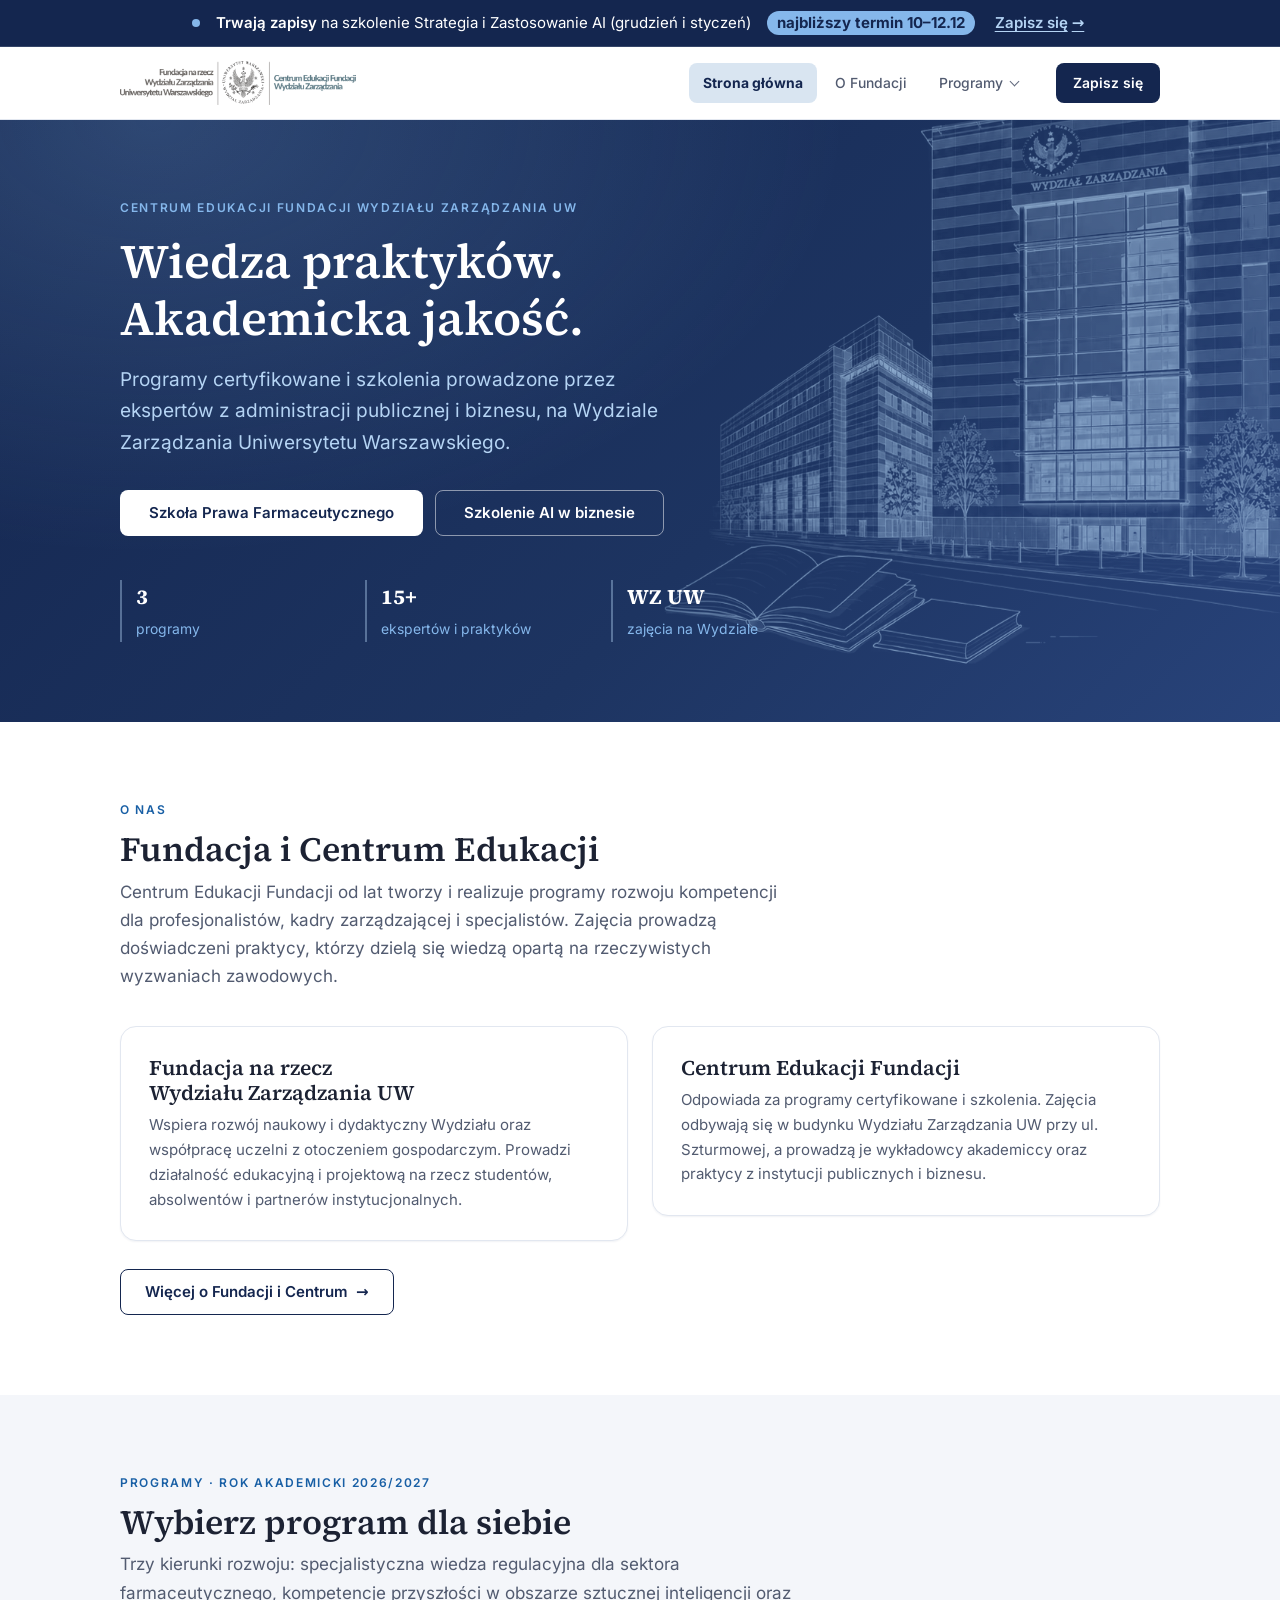
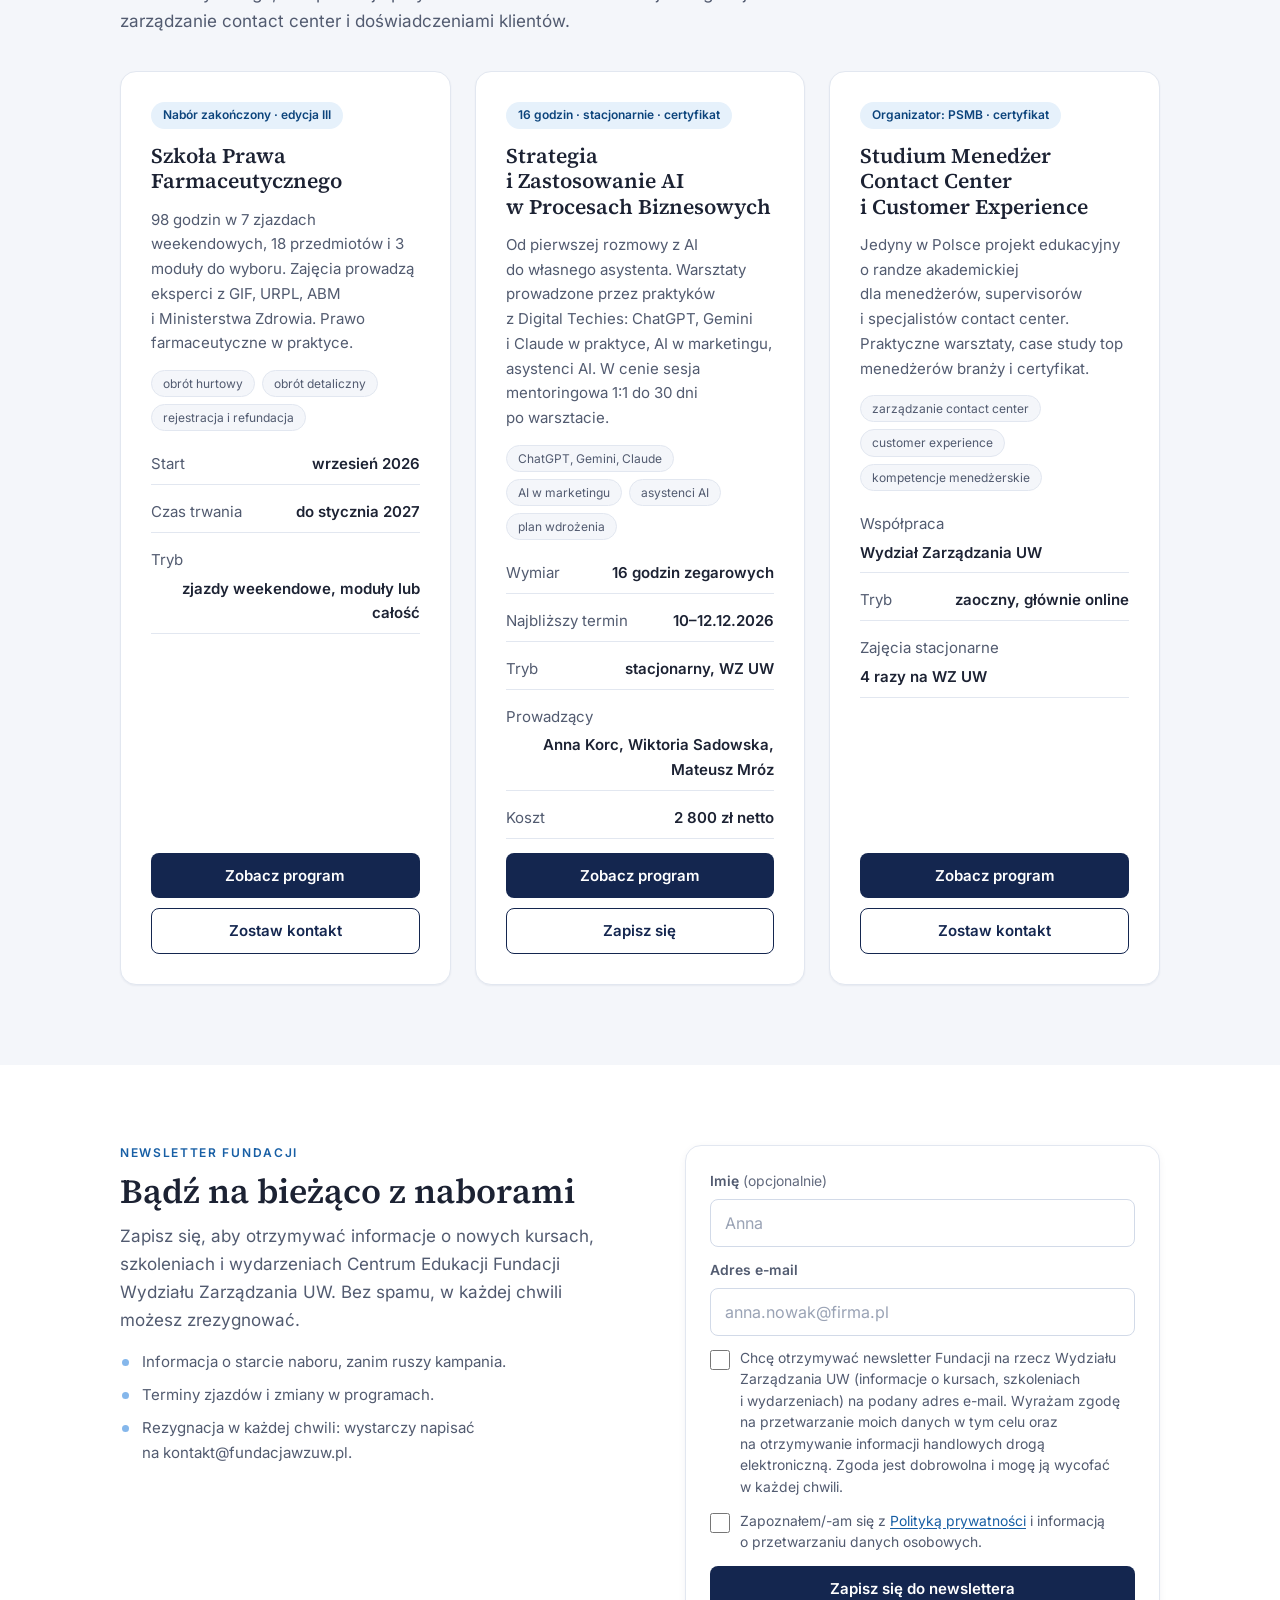
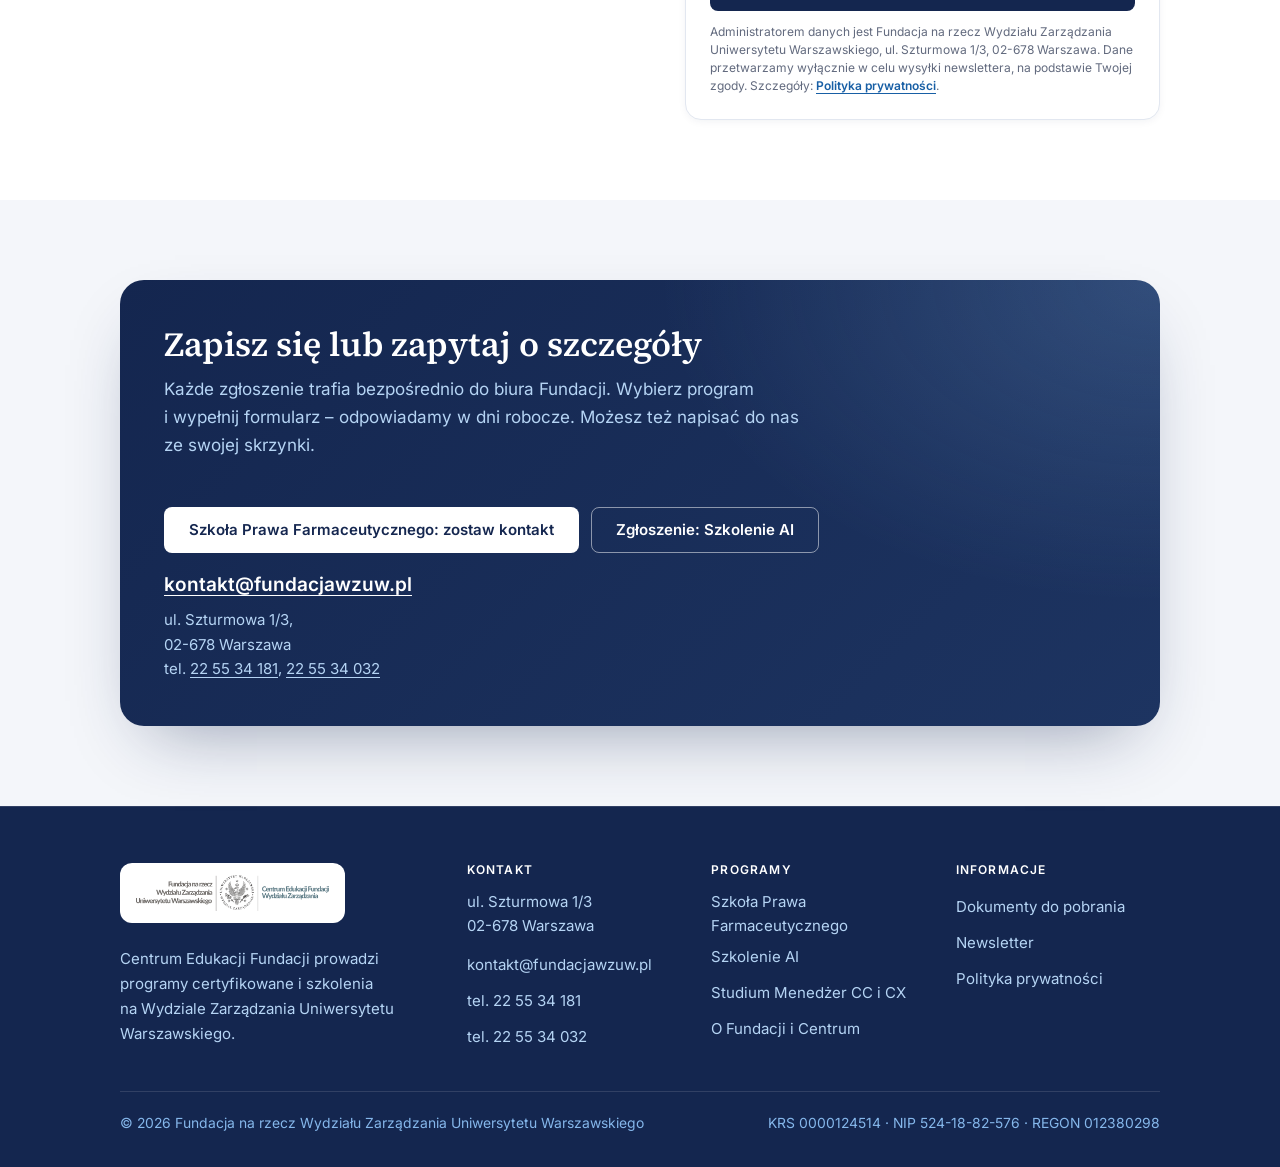
<file: index.html>
<!DOCTYPE html>
<html lang="pl">
<head>
<meta charset="UTF-8">
<meta name="viewport" content="width=device-width, initial-scale=1, viewport-fit=cover">
<meta name="theme-color" content="#14264F">
<title>Centrum Edukacji Fundacji Wydzia&#322;u Zarz&#261;dzania UW &ndash; kursy i&nbsp;szkolenia</title>
<meta name="description" content="Programy certyfikowane Fundacji na rzecz Wydzia&#322;u Zarz&#261;dzania UW: Szko&#322;a Prawa Farmaceutycznego oraz szkolenie z zastosowania AI w biznesie.">
<link rel="canonical" href="https://fundacjawzuw.pl/">
<meta property="og:type" content="website">
<meta property="og:site_name" content="Centrum Edukacji Fundacji Wydzia&#322;u Zarz&#261;dzania UW">
<meta property="og:locale" content="pl_PL">
<meta property="og:title" content="Centrum Edukacji Fundacji Wydzia&#322;u Zarz&#261;dzania UW &ndash; kursy i szkolenia">
<meta property="og:description" content="Programy certyfikowane Fundacji na rzecz Wydzia&#322;u Zarz&#261;dzania UW: Szko&#322;a Prawa Farmaceutycznego oraz szkolenie z zastosowania AI w biznesie.">
<meta property="og:url" content="https://fundacjawzuw.pl/">
<meta property="og:image" content="https://fundacjawzuw.pl/assets/img/og-default.png">
<meta property="og:image:width" content="1200">
<meta property="og:image:height" content="630">
<meta property="og:image:alt" content="Centrum Edukacji Fundacji Wydzia&#322;u Zarz&#261;dzania Uniwersytetu Warszawskiego">
<meta name="twitter:card" content="summary_large_image">
<meta name="twitter:title" content="Centrum Edukacji Fundacji Wydzia&#322;u Zarz&#261;dzania UW &ndash; kursy i szkolenia">
<meta name="twitter:description" content="Programy certyfikowane Fundacji na rzecz Wydzia&#322;u Zarz&#261;dzania UW: Szko&#322;a Prawa Farmaceutycznego oraz szkolenie z zastosowania AI w biznesie.">
<meta name="twitter:image" content="https://fundacjawzuw.pl/assets/img/og-default.png">
<link rel="preload" href="assets/fonts/inter-latin.woff2" as="font" type="font/woff2" crossorigin>
<link rel="preload" href="assets/fonts/inter-latin-ext.woff2" as="font" type="font/woff2" crossorigin>
<link rel="preload" href="assets/fonts/source-serif-4-latin.woff2" as="font" type="font/woff2" crossorigin>
<link rel="preload" href="assets/fonts/source-serif-4-latin-ext.woff2" as="font" type="font/woff2" crossorigin>
<link rel="stylesheet" href="assets/css/site.css">
<link rel="icon" href="favicon.ico" sizes="32x32">
<link rel="icon" href="assets/img/icon-192.png" type="image/png" sizes="192x192">
<link rel="apple-touch-icon" href="assets/img/apple-touch-icon.png">
<link rel="manifest" href="site.webmanifest">
<script src="assets/js/site.js" defer></script>
<script type="application/ld+json">
{
  "@context": "https://schema.org",
  "@type": "EducationalOrganization",
  "name": "Fundacja na rzecz Wydzia\u0142u Zarz\u0105dzania Uniwersytetu Warszawskiego",
  "alternateName": "Centrum Edukacji Fundacji Wydzia\u0142u Zarz\u0105dzania",
  "url": "https://fundacjawzuw.pl/",
  "logo": "https://fundacjawzuw.pl/assets/img/logo-fundacja.png",
  "image": "https://fundacjawzuw.pl/assets/img/og-default.png",
  "email": "kontakt@fundacjawzuw.pl",
  "telephone": "+48225534181",
  "foundingDate": "1991-05-23",
  "taxID": "5241882576",
  "identifier": [
    { "@type": "PropertyValue", "propertyID": "KRS", "value": "0000124514" },
    { "@type": "PropertyValue", "propertyID": "REGON", "value": "012380298" }
  ],
  "address": {
    "@type": "PostalAddress",
    "streetAddress": "ul. Szturmowa 1/3",
    "postalCode": "02-678",
    "addressLocality": "Warszawa",
    "addressCountry": "PL"
  }
}
</script>
</head>
<body>
<a class="skip-link" href="#tresc">Przejd&#378; do&nbsp;tre&#347;ci</a>

<div class="enroll-bar">
  <div class="wrap enroll-in">
    <span class="dot" aria-hidden="true"></span>
    <span><strong>Trwaj&#261; zapisy</strong> na&nbsp;szkolenie Strategia i&nbsp;Zastosowanie AI <span class="edition">(grudzie&#324; i&nbsp;stycze&#324;)</span></span>
    <span class="date">najbli&#380;szy termin 10&ndash;12.12</span>
    <a class="go" href="szkolenie-ai.html#zapis">Zapisz si&#281; <span aria-hidden="true">&rarr;</span></a>
  </div>
</div>

<header class="topbar">
  <div class="wrap topbar-in">
    <a class="topbar-logo" href="index.html" aria-label="Fundacja na rzecz Wydzia&#322;u Zarz&#261;dzania UW &ndash; strona g&#322;&oacute;wna">
      <picture>
        <source media="(max-width: 44.9375em)" srcset="assets/img/logo-compact.png" width="463" height="134">
        <img src="assets/img/logo-fundacja.png" width="720" height="134" decoding="async" alt="Fundacja na rzecz Wydzia&#322;u Zarz&#261;dzania UW &middot; Centrum Edukacji Fundacji">
      </picture>
    </a>
    <nav class="nav-desktop" aria-label="Nawigacja g&#322;&oacute;wna">
      <a href="index.html" aria-current="page">Strona g&#322;&oacute;wna</a>
      <a href="o-fundacji.html">O&nbsp;Fundacji</a>
      <div class="navdrop">
        <button class="navdrop-btn" type="button" aria-expanded="false" aria-controls="navdrop-panel">Programy</button>
        <div id="navdrop-panel" class="navdrop-panel">
          <p class="navdrop-label">Rok akademicki 2026/2027</p>
          <a href="szkola-prawa-farmaceutycznego.html"><span class="t">Szko&#322;a Prawa Farmaceutycznego</span><span class="s">Edycja III &middot; zjazdy weekendowe</span></a>
          <a href="szkolenie-ai.html"><span class="t">Strategia i&nbsp;Zastosowanie AI w&nbsp;Procesach Biznesowych</span><span class="s">Grudzie&#324; i&nbsp;stycze&#324; &middot; 16 godzin</span></a>
          <a href="studium-menedzer-cc-cx.html"><span class="t">Studium Mened&#380;er Contact Center i&nbsp;Customer Experience</span><span class="s">Organizator: PSMB &middot; online i&nbsp;stacjonarnie</span></a>
        </div>
      </div>
    </nav>
    <a class="btn btn-primary btn-sm topbar-cta" href="#zapis">Zapisz si&#281;</a>
    <button class="menu-btn" type="button" aria-expanded="false" aria-controls="mnav">
      <span class="bars" aria-hidden="true"></span>
      <span>Menu</span>
    </button>
  </div>
  <nav id="mnav" class="mnav" aria-label="Menu mobilne">
    <div class="mnav-in">
      <div class="mnav-list">
        <a href="index.html" aria-current="page">Strona g&#322;&oacute;wna</a>
        <a href="o-fundacji.html">O&nbsp;Fundacji</a>
        <div class="mnav-group" role="group" aria-labelledby="mnav-programy">
          <span id="mnav-programy" class="mnav-label">Programy</span>
          <a href="szkola-prawa-farmaceutycznego.html">Szko&#322;a Prawa Farmaceutycznego</a>
          <a href="szkolenie-ai.html">Strategia i&nbsp;Zastosowanie AI w&nbsp;Procesach Biznesowych</a>
          <a href="studium-menedzer-cc-cx.html">Studium Mened&#380;er Contact Center i&nbsp;Customer Experience</a>
        </div>
        <a class="btn btn-primary" href="#zapis">Zapisz si&#281;</a>
      </div>
    </div>
  </nav>
</header>

<main id="tresc">
<section class="hero">
  <div class="hero-art" aria-hidden="true"><picture><source srcset="assets/img/hero-line-art.avif" type="image/avif"><img src="assets/img/hero-line-art.png" width="971" height="940" alt="" decoding="async"></picture></div>
  <div class="wrap hero-in">
    <span class="eyebrow">Centrum Edukacji Fundacji Wydzia&#322;u Zarz&#261;dzania UW</span>
    <h1>Wiedza praktyk&oacute;w.<br>Akademicka jako&#347;&#263;.</h1>
    <p>Programy certyfikowane i&nbsp;szkolenia prowadzone przez ekspert&oacute;w z&nbsp;administracji publicznej i&nbsp;biznesu, na&nbsp;Wydziale Zarz&#261;dzania Uniwersytetu Warszawskiego.</p>
    <div class="hero-cta">
      <a class="btn btn-light" href="szkola-prawa-farmaceutycznego.html">Szko&#322;a Prawa Farmaceutycznego</a>
      <a class="btn btn-ghost" href="szkolenie-ai.html">Szkolenie AI w&nbsp;biznesie</a>
    </div>
    <div class="hero-meta">
      <div><strong>3</strong><span>programy</span></div>
      <div><strong>15+</strong><span>ekspert&oacute;w i&nbsp;praktyk&oacute;w</span></div>
      <div><strong>WZ&nbsp;UW</strong><span>zaj&#281;cia na&nbsp;Wydziale</span></div>
    </div>
  </div>
</section>

<section id="o">
  <div class="wrap">
    <div class="sec-head">
      <span class="eyebrow">O&nbsp;nas</span>
      <h2>Fundacja i&nbsp;Centrum Edukacji</h2>
      <p>Centrum Edukacji Fundacji od&nbsp;lat tworzy i&nbsp;realizuje programy rozwoju kompetencji dla&nbsp;profesjonalist&oacute;w, kadry zarz&#261;dzaj&#261;cej i&nbsp;specjalist&oacute;w. Zaj&#281;cia prowadz&#261; do&#347;wiadczeni praktycy, kt&oacute;rzy dziel&#261; si&#281; wiedz&#261; opart&#261; na&nbsp;rzeczywistych wyzwaniach zawodowych.</p>
    </div>
    <div class="split">
      <div class="card-flat">
        <h3>Fundacja na&nbsp;rzecz Wydzia&#322;u Zarz&#261;dzania UW</h3>
        <p>Wspiera rozw&oacute;j naukowy i&nbsp;dydaktyczny Wydzia&#322;u oraz wsp&oacute;&#322;prac&#281; uczelni z&nbsp;otoczeniem gospodarczym. Prowadzi dzia&#322;alno&#347;&#263; edukacyjn&#261; i&nbsp;projektow&#261; na&nbsp;rzecz student&oacute;w, absolwent&oacute;w i&nbsp;partner&oacute;w instytucjonalnych.</p>
      </div>
      <div class="card-flat">
        <h3>Centrum Edukacji Fundacji</h3>
        <p>Odpowiada za&nbsp;programy certyfikowane i&nbsp;szkolenia. Zaj&#281;cia odbywaj&#261; si&#281; w&nbsp;budynku Wydzia&#322;u Zarz&#261;dzania UW przy ul. Szturmowej, a&nbsp;prowadz&#261; je wyk&#322;adowcy akademiccy oraz praktycy z&nbsp;instytucji publicznych i&nbsp;biznesu.</p>
      </div>
    </div>
    <div class="section-cta">
      <a class="btn btn-outline" href="o-fundacji.html">Wi&#281;cej o&nbsp;Fundacji i&nbsp;Centrum <span aria-hidden="true">&rarr;</span></a>
    </div>
  </div>
</section>

<section id="kursy" class="alt">
  <div class="wrap">
    <div class="sec-head">
      <span class="eyebrow">Programy &middot; rok akademicki 2026/2027</span>
      <h2>Wybierz program dla&nbsp;siebie</h2>
      <p>Trzy kierunki rozwoju: specjalistyczna wiedza regulacyjna dla&nbsp;sektora farmaceutycznego, kompetencje przysz&#322;o&#347;ci w&nbsp;obszarze sztucznej inteligencji oraz zarz&#261;dzanie contact center i&nbsp;do&#347;wiadczeniami klient&oacute;w.</p>
    </div>
    <div class="cards">
      <article class="card">
        <span class="tag">Nab&oacute;r zako&#324;czony &middot; edycja III</span>
        <h3>Szko&#322;a Prawa Farmaceutycznego</h3>
        <p class="desc">98 godzin w&nbsp;7 zjazdach weekendowych, 18 przedmiot&oacute;w i&nbsp;3 modu&#322;y do&nbsp;wyboru. Zaj&#281;cia prowadz&#261; eksperci z&nbsp;GIF, URPL, ABM i&nbsp;Ministerstwa Zdrowia. Prawo farmaceutyczne w&nbsp;praktyce.</p>
        <div class="chips"><span>obr&oacute;t hurtowy</span><span>obr&oacute;t detaliczny</span><span>rejestracja i&nbsp;refundacja</span></div>
        <dl class="card-facts">
          <div><dt>Start</dt><dd>wrzesie&#324; 2026</dd></div>
          <div><dt>Czas trwania</dt><dd>do&nbsp;stycznia 2027</dd></div>
          <div><dt>Tryb</dt><dd>zjazdy weekendowe, modu&#322;y lub ca&#322;o&#347;&#263;</dd></div>
        </dl>
        <div class="card-actions">
          <a class="btn btn-primary" href="szkola-prawa-farmaceutycznego.html">Zobacz program</a>
          <a class="btn btn-outline" href="szkola-prawa-farmaceutycznego.html#zapis">Zostaw kontakt</a>
        </div>
      </article>
      <article class="card">
        <span class="tag">16 godzin &middot; stacjonarnie &middot; certyfikat</span>
        <h3>Strategia i&nbsp;Zastosowanie AI w&nbsp;Procesach Biznesowych</h3>
        <p class="desc">Od&nbsp;pierwszej rozmowy z&nbsp;AI do&nbsp;w&#322;asnego asystenta. Warsztaty prowadzone przez praktyk&oacute;w z&nbsp;Digital&nbsp;Techies: ChatGPT, Gemini i&nbsp;Claude w&nbsp;praktyce, AI w&nbsp;marketingu, asystenci AI. W&nbsp;cenie sesja mentoringowa 1:1 do&nbsp;30 dni po&nbsp;warsztacie.</p>
        <div class="chips"><span>ChatGPT, Gemini, Claude</span><span>AI w&nbsp;marketingu</span><span>asystenci AI</span><span>plan wdro&#380;enia</span></div>
        <dl class="card-facts">
          <div><dt>Wymiar</dt><dd>16 godzin zegarowych</dd></div>
          <div><dt>Najbli&#380;szy termin</dt><dd>10&ndash;12.12.2026</dd></div>
          <div><dt>Tryb</dt><dd>stacjonarny, WZ UW</dd></div>
          <div><dt>Prowadz&#261;cy</dt><dd>Anna&nbsp;Korc, Wiktoria&nbsp;Sadowska, Mateusz&nbsp;Mr&oacute;z</dd></div>
          <div><dt>Koszt</dt><dd>2&nbsp;800 z&#322; netto</dd></div>
        </dl>
        <div class="card-actions">
          <a class="btn btn-primary" href="szkolenie-ai.html">Zobacz program</a>
          <a class="btn btn-outline" href="szkolenie-ai.html#zapis">Zapisz si&#281;</a>
        </div>
      </article>
      <article class="card">
        <span class="tag">Organizator: PSMB &middot; certyfikat</span>
        <h3>Studium Mened&#380;er Contact Center i&nbsp;Customer Experience</h3>
        <p class="desc">Jedyny w&nbsp;Polsce projekt edukacyjny o&nbsp;randze akademickiej dla&nbsp;mened&#380;er&oacute;w, supervisor&oacute;w i&nbsp;specjalist&oacute;w contact center. Praktyczne warsztaty, case study top mened&#380;er&oacute;w bran&#380;y i&nbsp;certyfikat.</p>
        <div class="chips"><span>zarz&#261;dzanie contact center</span><span>customer experience</span><span>kompetencje mened&#380;erskie</span></div>
        <dl class="card-facts">
          <div><dt>Wsp&oacute;&#322;praca</dt><dd>Wydzia&#322; Zarz&#261;dzania UW</dd></div>
          <div><dt>Tryb</dt><dd>zaoczny, g&#322;&oacute;wnie online</dd></div>
          <div><dt>Zaj&#281;cia stacjonarne</dt><dd>4 razy na&nbsp;WZ&nbsp;UW</dd></div>
        </dl>
        <div class="card-actions">
          <a class="btn btn-primary" href="studium-menedzer-cc-cx.html">Zobacz program</a>
          <a class="btn btn-outline" href="studium-menedzer-cc-cx.html#zapis">Zostaw kontakt</a>
        </div>
      </article>
    </div>
  </div>
</section>

<section id="newsletter">
  <div class="wrap">
    <div class="nl">
      <div class="nl-copy">
        <span class="eyebrow">Newsletter Fundacji</span>
        <h2>B&#261;d&#378; na&nbsp;bie&#380;&#261;co z&nbsp;naborami</h2>
        <p>Zapisz si&#281;, aby otrzymywa&#263; informacje o&nbsp;nowych kursach, szkoleniach i&nbsp;wydarzeniach Centrum Edukacji Fundacji Wydzia&#322;u Zarz&#261;dzania UW. Bez spamu, w&nbsp;ka&#380;dej chwili mo&#380;esz zrezygnowa&#263;.</p>
        <ul class="clean nl-points">
          <li>Informacja o&nbsp;starcie naboru, zanim ruszy kampania.</li>
          <li>Terminy zjazd&oacute;w i&nbsp;zmiany w&nbsp;programach.</li>
          <li>Rezygnacja w&nbsp;ka&#380;dej chwili: wystarczy napisa&#263; na&nbsp;kontakt@fundacjawzuw.pl.</li>
        </ul>
      </div>
      <form class="form" name="newsletter" method="POST" action="dziekujemy.html" data-netlify="true" netlify-honeypot="hp" data-form>
        <input type="hidden" name="form-name" value="newsletter">
        <input type="hidden" name="wersja-zgody" value="2026-08">
        <p class="hp"><label>Zostaw to pole puste <input type="text" name="hp" tabindex="-1" autocomplete="off"></label></p>
        <div class="form-row">
          <label class="fl" for="nl-name">Imi&#281; <span class="opt">(opcjonalnie)</span></label>
          <input id="nl-name" name="imie" type="text" placeholder="Anna" autocomplete="given-name">
        </div>
        <div class="form-row">
          <label class="fl" for="nl-email">Adres e-mail</label>
          <input id="nl-email" name="email" type="email" placeholder="anna.nowak@firma.pl" required autocomplete="email">
        </div>
        <label class="consent">
          <input type="checkbox" name="zgoda_newsletter" required>
          <span>Chc&#281; otrzymywa&#263; newsletter Fundacji na&nbsp;rzecz Wydzia&#322;u Zarz&#261;dzania UW (informacje o&nbsp;kursach, szkoleniach i&nbsp;wydarzeniach) na&nbsp;podany adres e-mail. Wyra&#380;am zgod&#281; na&nbsp;przetwarzanie moich danych w&nbsp;tym celu oraz na&nbsp;otrzymywanie informacji handlowych drog&#261; elektroniczn&#261;. Zgoda jest dobrowolna i&nbsp;mog&#281; j&#261; wycofa&#263; w&nbsp;ka&#380;dej chwili.</span>
        </label>
        <label class="consent">
          <input type="checkbox" name="zgoda_polityka" required>
          <span>Zapozna&#322;em/-am si&#281; z <a href="polityka-prywatnosci.html" target="_blank" rel="noopener">Polityk&#261; prywatno&#347;ci</a> i&nbsp;informacj&#261; o&nbsp;przetwarzaniu danych osobowych.</span>
        </label>
        <p class="form-msg" data-form-msg tabindex="-1" role="status" aria-live="polite"></p>
        <button class="btn btn-primary btn-block" type="submit">Zapisz si&#281; do&nbsp;newslettera</button>
        <p class="form-note">Administratorem danych jest Fundacja na&nbsp;rzecz Wydzia&#322;u Zarz&#261;dzania Uniwersytetu Warszawskiego, ul. Szturmowa 1/3, <span class="nowrap">02-678 Warszawa</span>. Dane przetwarzamy wy&#322;&#261;cznie w&nbsp;celu wysy&#322;ki newslettera, na&nbsp;podstawie Twojej zgody. Szczeg&oacute;&#322;y: <a class="link" href="polityka-prywatnosci.html">Polityka prywatno&#347;ci</a>.</p>
      </form>
    </div>
  </div>
</section>

<section id="zapis" class="alt">
  <div class="wrap">
    <div class="enroll-box">
      <div class="enroll-lead">
        <h2>Zapisz si&#281; lub zapytaj o&nbsp;szczeg&oacute;&#322;y</h2>
        <p>Ka&#380;de zg&#322;oszenie trafia bezpo&#347;rednio do&nbsp;biura Fundacji. Wybierz program i&nbsp;wype&#322;nij formularz &ndash; odpowiadamy w&nbsp;dni robocze. Mo&#380;esz te&#380; napisa&#263; do&nbsp;nas ze&nbsp;swojej skrzynki.</p>
        <div class="section-cta">
          <a class="btn btn-light" href="szkola-prawa-farmaceutycznego.html#zapis">Szko&#322;a Prawa Farmaceutycznego: zostaw kontakt</a>
          <a class="btn btn-ghost" href="szkolenie-ai.html#zapis">Zg&#322;oszenie: Szkolenie AI</a>
        </div>
        <a class="mail" href="mailto:kontakt@fundacjawzuw.pl?subject=Zapytanie">kontakt@<wbr>fundacjawzuw.pl</a>
        <p class="addr"><span>ul. Szturmowa 1/3, <span class="nowrap">02-678 Warszawa</span></span><span>tel. <a href="tel:+48225534181">22 55 34 181</a>, <a href="tel:+48225534032">22 55 34 032</a></span></p>
      </div>
    </div>
  </div>
</section>
</main>

<footer>
  <div class="wrap">
    <div class="foot">
      <div>
        <span class="foot-logo"><img src="assets/img/logo-fundacja.png" width="720" height="134" loading="lazy" decoding="async" alt="Fundacja na rzecz Wydzia&#322;u Zarz&#261;dzania UW"></span>
        <p class="foot-about">Centrum Edukacji Fundacji prowadzi programy certyfikowane i&nbsp;szkolenia na&nbsp;Wydziale Zarz&#261;dzania Uniwersytetu Warszawskiego.</p>
      </div>
      <div>
        <h2>Kontakt</h2>
        <p>ul. Szturmowa 1/3<br><span class="nowrap">02-678 Warszawa</span></p>
        <div class="foot-list">
          <a href="mailto:kontakt@fundacjawzuw.pl">kontakt@<wbr>fundacjawzuw.pl</a>
          <a href="tel:+48225534181">tel. 22 55 34 181</a>
          <a href="tel:+48225534032">tel. 22 55 34 032</a>
        </div>
      </div>
      <div>
        <h2>Programy</h2>
        <div class="foot-list">
          <a href="szkola-prawa-farmaceutycznego.html">Szko&#322;a Prawa Farmaceutycznego</a>
          <a href="szkolenie-ai.html">Szkolenie AI</a>
          <a href="studium-menedzer-cc-cx.html">Studium Mened&#380;er CC i&nbsp;CX</a>
          <a href="o-fundacji.html">O&nbsp;Fundacji i&nbsp;Centrum</a>
        </div>
      </div>
      <div>
        <h2>Informacje</h2>
        <div class="foot-list">
          <a href="szkola-prawa-farmaceutycznego.html#materialy">Dokumenty do&nbsp;pobrania</a>
          <a href="index.html#newsletter">Newsletter</a>
          <a href="polityka-prywatnosci.html">Polityka prywatno&#347;ci</a>
        </div>
      </div>
    </div>
    <div class="foot-bottom">
      <span>&copy; 2026 Fundacja na&nbsp;rzecz Wydzia&#322;u Zarz&#261;dzania Uniwersytetu Warszawskiego</span>
      <span>KRS 0000124514 &middot; NIP 524-18-82-576 &middot; REGON 012380298</span>
    </div>
  </div>
</footer>
</body>
</html>
</file>
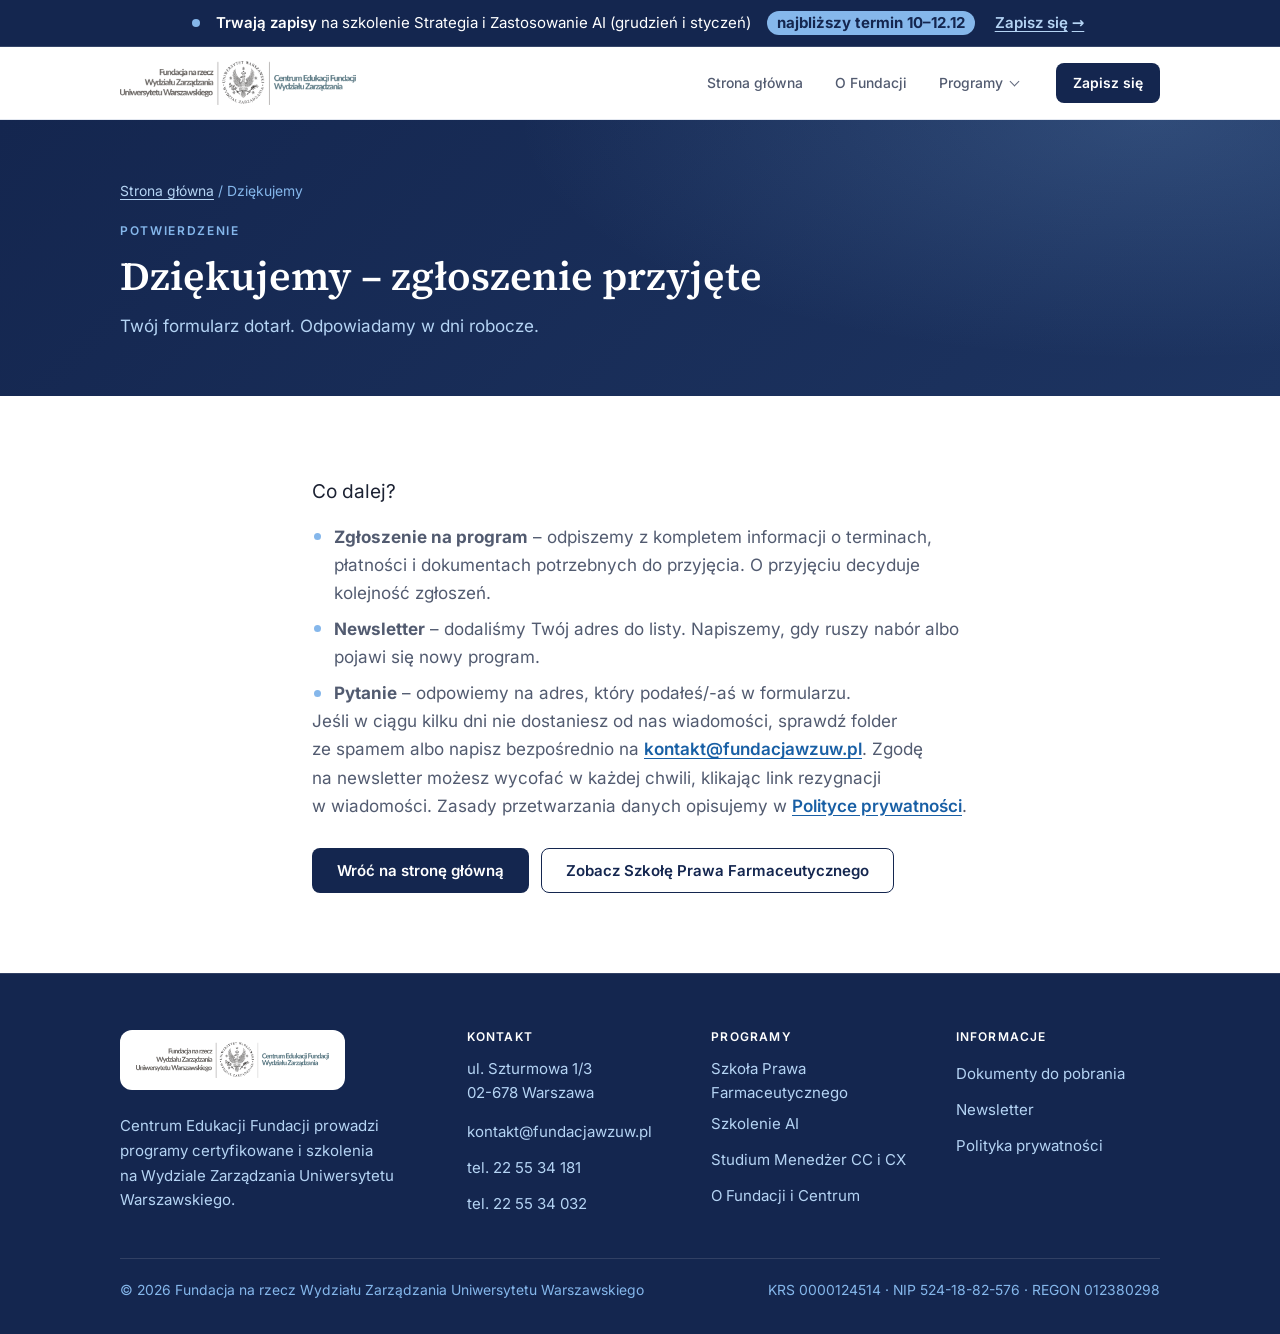
<file: dziekujemy.html>
<!DOCTYPE html>
<html lang="pl">
<head>
<meta charset="UTF-8">
<meta name="viewport" content="width=device-width, initial-scale=1, viewport-fit=cover">
<meta name="theme-color" content="#14264F">
<title>Dzi&#281;kujemy &ndash; zg&#322;oszenie przyj&#281;te &ndash; Fundacja WZ UW</title>
<meta name="description" content="Potwierdzenie przyj&#281;cia zg&#322;oszenia wys&#322;anego przez formularz na stronie Fundacji na rzecz Wydzia&#322;u Zarz&#261;dzania UW.">
<link rel="canonical" href="https://fundacjawzuw.pl/dziekujemy.html">
<meta name="robots" content="noindex,follow">
<meta property="og:type" content="website">
<meta property="og:site_name" content="Centrum Edukacji Fundacji Wydzia&#322;u Zarz&#261;dzania UW">
<meta property="og:locale" content="pl_PL">
<meta property="og:title" content="Dzi&#281;kujemy &ndash; zg&#322;oszenie przyj&#281;te &ndash; Fundacja WZ UW">
<meta property="og:description" content="Potwierdzenie przyj&#281;cia zg&#322;oszenia wys&#322;anego przez formularz na stronie Fundacji na rzecz Wydzia&#322;u Zarz&#261;dzania UW.">
<meta property="og:url" content="https://fundacjawzuw.pl/dziekujemy.html">
<meta property="og:image" content="https://fundacjawzuw.pl/assets/img/og-default.png">
<meta property="og:image:width" content="1200">
<meta property="og:image:height" content="630">
<meta property="og:image:alt" content="Centrum Edukacji Fundacji Wydzia&#322;u Zarz&#261;dzania Uniwersytetu Warszawskiego">
<meta name="twitter:card" content="summary_large_image">
<meta name="twitter:title" content="Dzi&#281;kujemy &ndash; zg&#322;oszenie przyj&#281;te &ndash; Fundacja WZ UW">
<meta name="twitter:description" content="Potwierdzenie przyj&#281;cia zg&#322;oszenia wys&#322;anego przez formularz na stronie Fundacji na rzecz Wydzia&#322;u Zarz&#261;dzania UW.">
<meta name="twitter:image" content="https://fundacjawzuw.pl/assets/img/og-default.png">
<link rel="preload" href="assets/fonts/inter-latin.woff2" as="font" type="font/woff2" crossorigin>
<link rel="preload" href="assets/fonts/inter-latin-ext.woff2" as="font" type="font/woff2" crossorigin>
<link rel="preload" href="assets/fonts/source-serif-4-latin.woff2" as="font" type="font/woff2" crossorigin>
<link rel="preload" href="assets/fonts/source-serif-4-latin-ext.woff2" as="font" type="font/woff2" crossorigin>
<link rel="stylesheet" href="assets/css/site.css">
<link rel="icon" href="favicon.ico" sizes="32x32">
<link rel="icon" href="assets/img/icon-192.png" type="image/png" sizes="192x192">
<link rel="apple-touch-icon" href="assets/img/apple-touch-icon.png">
<link rel="manifest" href="site.webmanifest">
<script src="assets/js/site.js" defer></script>
</head>
<body>
<a class="skip-link" href="#tresc">Przejd&#378; do&nbsp;tre&#347;ci</a>

<div class="enroll-bar">
  <div class="wrap enroll-in">
    <span class="dot" aria-hidden="true"></span>
    <span><strong>Trwaj&#261; zapisy</strong> na&nbsp;szkolenie Strategia i&nbsp;Zastosowanie AI <span class="edition">(grudzie&#324; i&nbsp;stycze&#324;)</span></span>
    <span class="date">najbli&#380;szy termin 10&ndash;12.12</span>
    <a class="go" href="szkolenie-ai.html#zapis">Zapisz si&#281; <span aria-hidden="true">&rarr;</span></a>
  </div>
</div>

<header class="topbar">
  <div class="wrap topbar-in">
    <a class="topbar-logo" href="index.html" aria-label="Fundacja na rzecz Wydzia&#322;u Zarz&#261;dzania UW &ndash; strona g&#322;&oacute;wna">
      <picture>
        <source media="(max-width: 44.9375em)" srcset="assets/img/logo-compact.png" width="463" height="134">
        <img src="assets/img/logo-fundacja.png" width="720" height="134" decoding="async" alt="Fundacja na rzecz Wydzia&#322;u Zarz&#261;dzania UW &middot; Centrum Edukacji Fundacji">
      </picture>
    </a>
    <nav class="nav-desktop" aria-label="Nawigacja g&#322;&oacute;wna">
      <a href="index.html">Strona g&#322;&oacute;wna</a>
      <a href="o-fundacji.html">O&nbsp;Fundacji</a>
      <div class="navdrop">
        <button class="navdrop-btn" type="button" aria-expanded="false" aria-controls="navdrop-panel">Programy</button>
        <div id="navdrop-panel" class="navdrop-panel">
          <p class="navdrop-label">Rok akademicki 2026/2027</p>
          <a href="szkola-prawa-farmaceutycznego.html"><span class="t">Szko&#322;a Prawa Farmaceutycznego</span><span class="s">Edycja III &middot; zjazdy weekendowe</span></a>
          <a href="szkolenie-ai.html"><span class="t">Strategia i&nbsp;Zastosowanie AI w&nbsp;Procesach Biznesowych</span><span class="s">Grudzie&#324; i&nbsp;stycze&#324; &middot; 16 godzin</span></a>
          <a href="studium-menedzer-cc-cx.html"><span class="t">Studium Mened&#380;er Contact Center i&nbsp;Customer Experience</span><span class="s">Organizator: PSMB &middot; online i&nbsp;stacjonarnie</span></a>
        </div>
      </div>
    </nav>
    <a class="btn btn-primary btn-sm topbar-cta" href="index.html#zapis">Zapisz si&#281;</a>
    <button class="menu-btn" type="button" aria-expanded="false" aria-controls="mnav">
      <span class="bars" aria-hidden="true"></span>
      <span>Menu</span>
    </button>
  </div>
  <nav id="mnav" class="mnav" aria-label="Menu mobilne">
    <div class="mnav-in">
      <div class="mnav-list">
        <a href="index.html">Strona g&#322;&oacute;wna</a>
        <a href="o-fundacji.html">O&nbsp;Fundacji</a>
        <div class="mnav-group" role="group" aria-labelledby="mnav-programy">
          <span id="mnav-programy" class="mnav-label">Programy</span>
          <a href="szkola-prawa-farmaceutycznego.html">Szko&#322;a Prawa Farmaceutycznego</a>
          <a href="szkolenie-ai.html">Strategia i&nbsp;Zastosowanie AI w&nbsp;Procesach Biznesowych</a>
          <a href="studium-menedzer-cc-cx.html">Studium Mened&#380;er Contact Center i&nbsp;Customer Experience</a>
        </div>
        <a class="btn btn-primary" href="index.html#zapis">Zapisz si&#281;</a>
      </div>
    </div>
  </nav>
</header>

<main id="tresc">
<section class="phero">
  <div class="wrap phero-in">
    <nav class="crumbs" aria-label="&#346;cie&#380;ka nawigacji"><a href="index.html">Strona g&#322;&oacute;wna</a> / Dzi&#281;kujemy</nav>
    <span class="eyebrow">Potwierdzenie</span>
    <h1>Dzi&#281;kujemy &ndash; zg&#322;oszenie przyj&#281;te</h1>
    <p>Tw&oacute;j formularz dotar&#322;. Odpowiadamy w&nbsp;dni robocze.</p>
  </div>
</section>

<section>
  <div class="wrap prose">
    <p class="lede">Co dalej?</p>
    <ul class="clean">
      <li><b>Zg&#322;oszenie na&nbsp;program</b> &ndash; odpiszemy z&nbsp;kompletem informacji o&nbsp;terminach, p&#322;atno&#347;ci i&nbsp;dokumentach potrzebnych do&nbsp;przyj&#281;cia. O&nbsp;przyj&#281;ciu decyduje kolejno&#347;&#263; zg&#322;osze&#324;.</li>
      <li><b>Newsletter</b> &ndash; dodali&#347;my Tw&oacute;j adres do&nbsp;listy. Napiszemy, gdy ruszy nab&oacute;r albo pojawi si&#281; nowy program.</li>
      <li><b>Pytanie</b> &ndash; odpowiemy na&nbsp;adres, kt&oacute;ry poda&#322;e&#347;/-a&#347; w&nbsp;formularzu.</li>
    </ul>
    <p>Je&#347;li w&nbsp;ci&#261;gu kilku dni nie dostaniesz od&nbsp;nas wiadomo&#347;ci, sprawd&#378; folder ze&nbsp;spamem albo napisz bezpo&#347;rednio na <a class="link" href="mailto:kontakt@fundacjawzuw.pl">kontakt@<wbr>fundacjawzuw.pl</a>. Zgod&#281; na&nbsp;newsletter mo&#380;esz wycofa&#263; w&nbsp;ka&#380;dej chwili, klikaj&#261;c link rezygnacji w&nbsp;wiadomo&#347;ci. Zasady przetwarzania danych opisujemy w <a class="link" href="polityka-prywatnosci.html">Polityce prywatno&#347;ci</a>.</p>
    <div class="err-actions">
      <a class="btn btn-primary" href="index.html">Wr&oacute;&#263; na&nbsp;stron&#281; g&#322;&oacute;wn&#261;</a>
      <a class="btn btn-outline" href="szkola-prawa-farmaceutycznego.html">Zobacz Szko&#322;&#281; Prawa Farmaceutycznego</a>
    </div>
  </div>
</section>
</main>

<footer>
  <div class="wrap">
    <div class="foot">
      <div>
        <span class="foot-logo"><img src="assets/img/logo-fundacja.png" width="720" height="134" loading="lazy" decoding="async" alt="Fundacja na rzecz Wydzia&#322;u Zarz&#261;dzania UW"></span>
        <p class="foot-about">Centrum Edukacji Fundacji prowadzi programy certyfikowane i&nbsp;szkolenia na&nbsp;Wydziale Zarz&#261;dzania Uniwersytetu Warszawskiego.</p>
      </div>
      <div>
        <h2>Kontakt</h2>
        <p>ul. Szturmowa 1/3<br><span class="nowrap">02-678 Warszawa</span></p>
        <div class="foot-list">
          <a href="mailto:kontakt@fundacjawzuw.pl">kontakt@<wbr>fundacjawzuw.pl</a>
          <a href="tel:+48225534181">tel. 22 55 34 181</a>
          <a href="tel:+48225534032">tel. 22 55 34 032</a>
        </div>
      </div>
      <div>
        <h2>Programy</h2>
        <div class="foot-list">
          <a href="szkola-prawa-farmaceutycznego.html">Szko&#322;a Prawa Farmaceutycznego</a>
          <a href="szkolenie-ai.html">Szkolenie AI</a>
          <a href="studium-menedzer-cc-cx.html">Studium Mened&#380;er CC i&nbsp;CX</a>
          <a href="o-fundacji.html">O&nbsp;Fundacji i&nbsp;Centrum</a>
        </div>
      </div>
      <div>
        <h2>Informacje</h2>
        <div class="foot-list">
          <a href="szkola-prawa-farmaceutycznego.html#materialy">Dokumenty do&nbsp;pobrania</a>
          <a href="index.html#newsletter">Newsletter</a>
          <a href="polityka-prywatnosci.html">Polityka prywatno&#347;ci</a>
        </div>
      </div>
    </div>
    <div class="foot-bottom">
      <span>&copy; 2026 Fundacja na&nbsp;rzecz Wydzia&#322;u Zarz&#261;dzania Uniwersytetu Warszawskiego</span>
      <span>KRS 0000124514 &middot; NIP 524-18-82-576 &middot; REGON 012380298</span>
    </div>
  </div>
</footer>
</body>
</html>
</file>
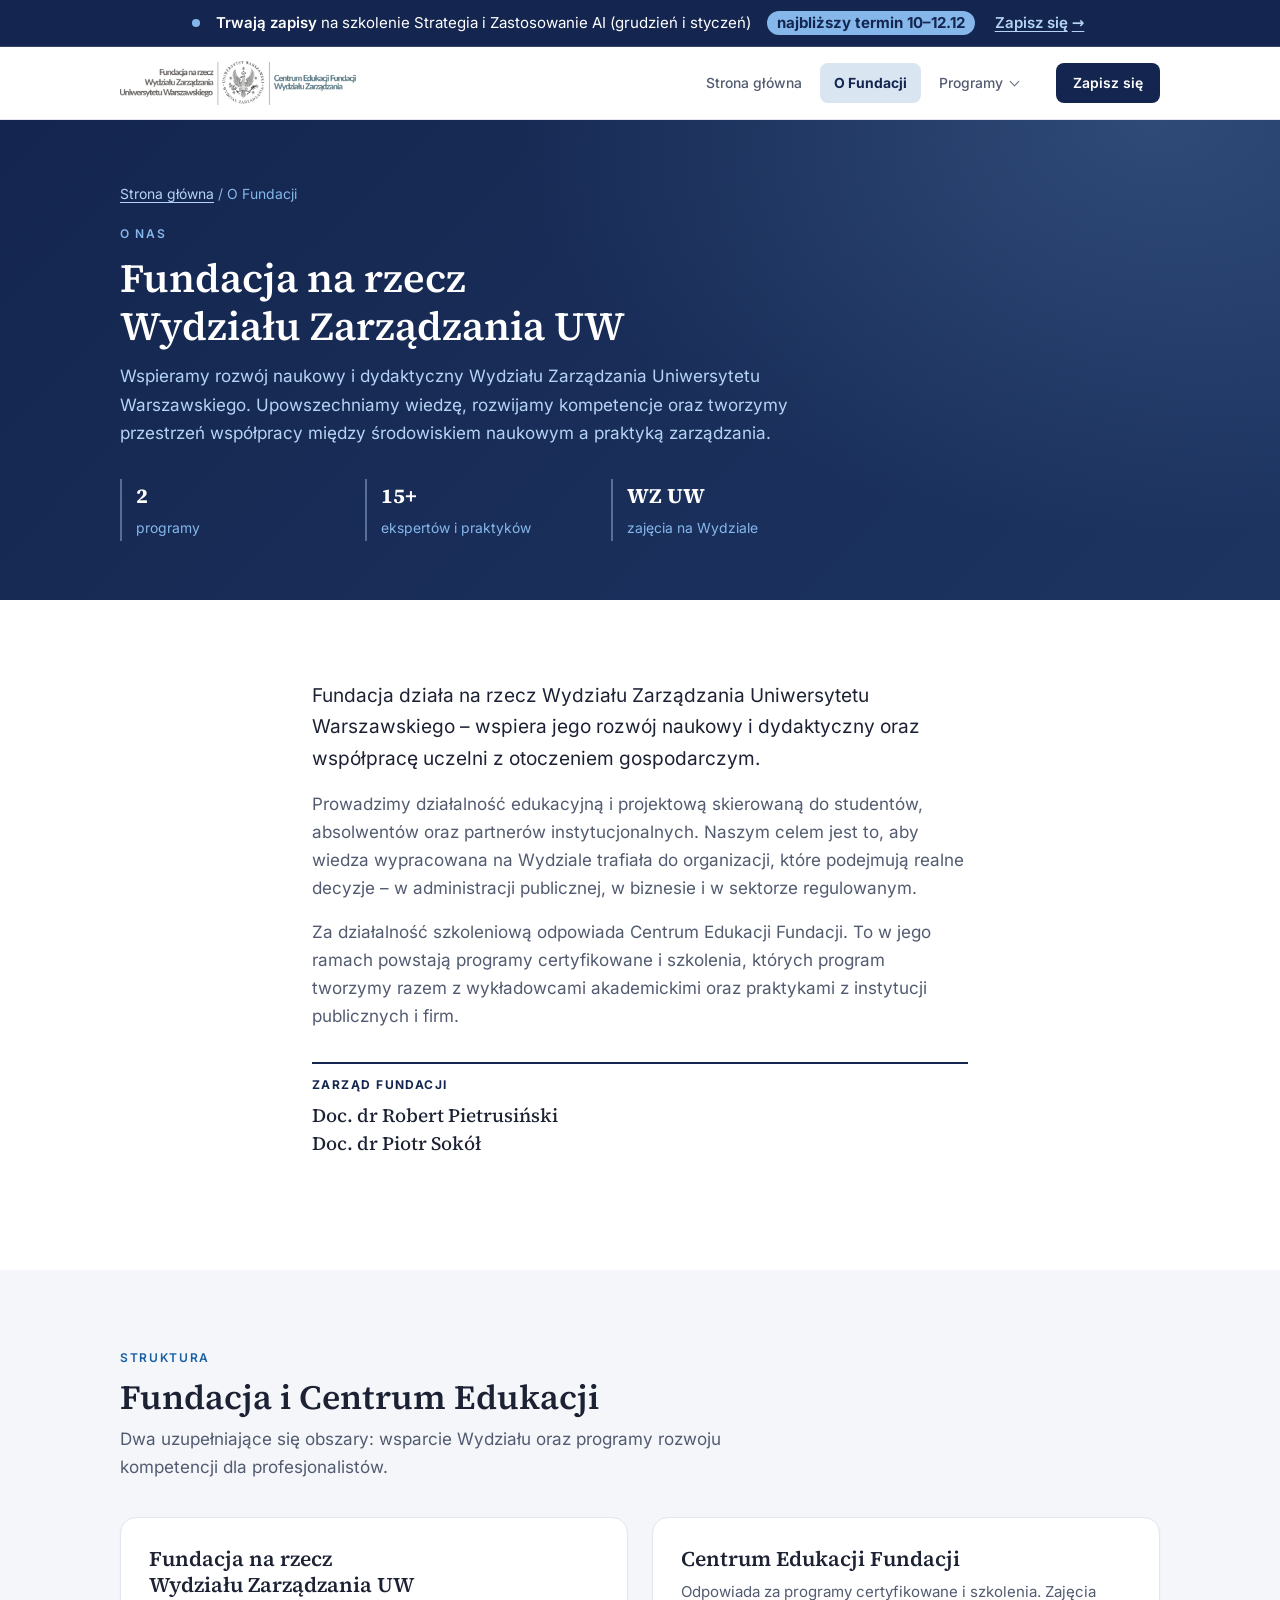
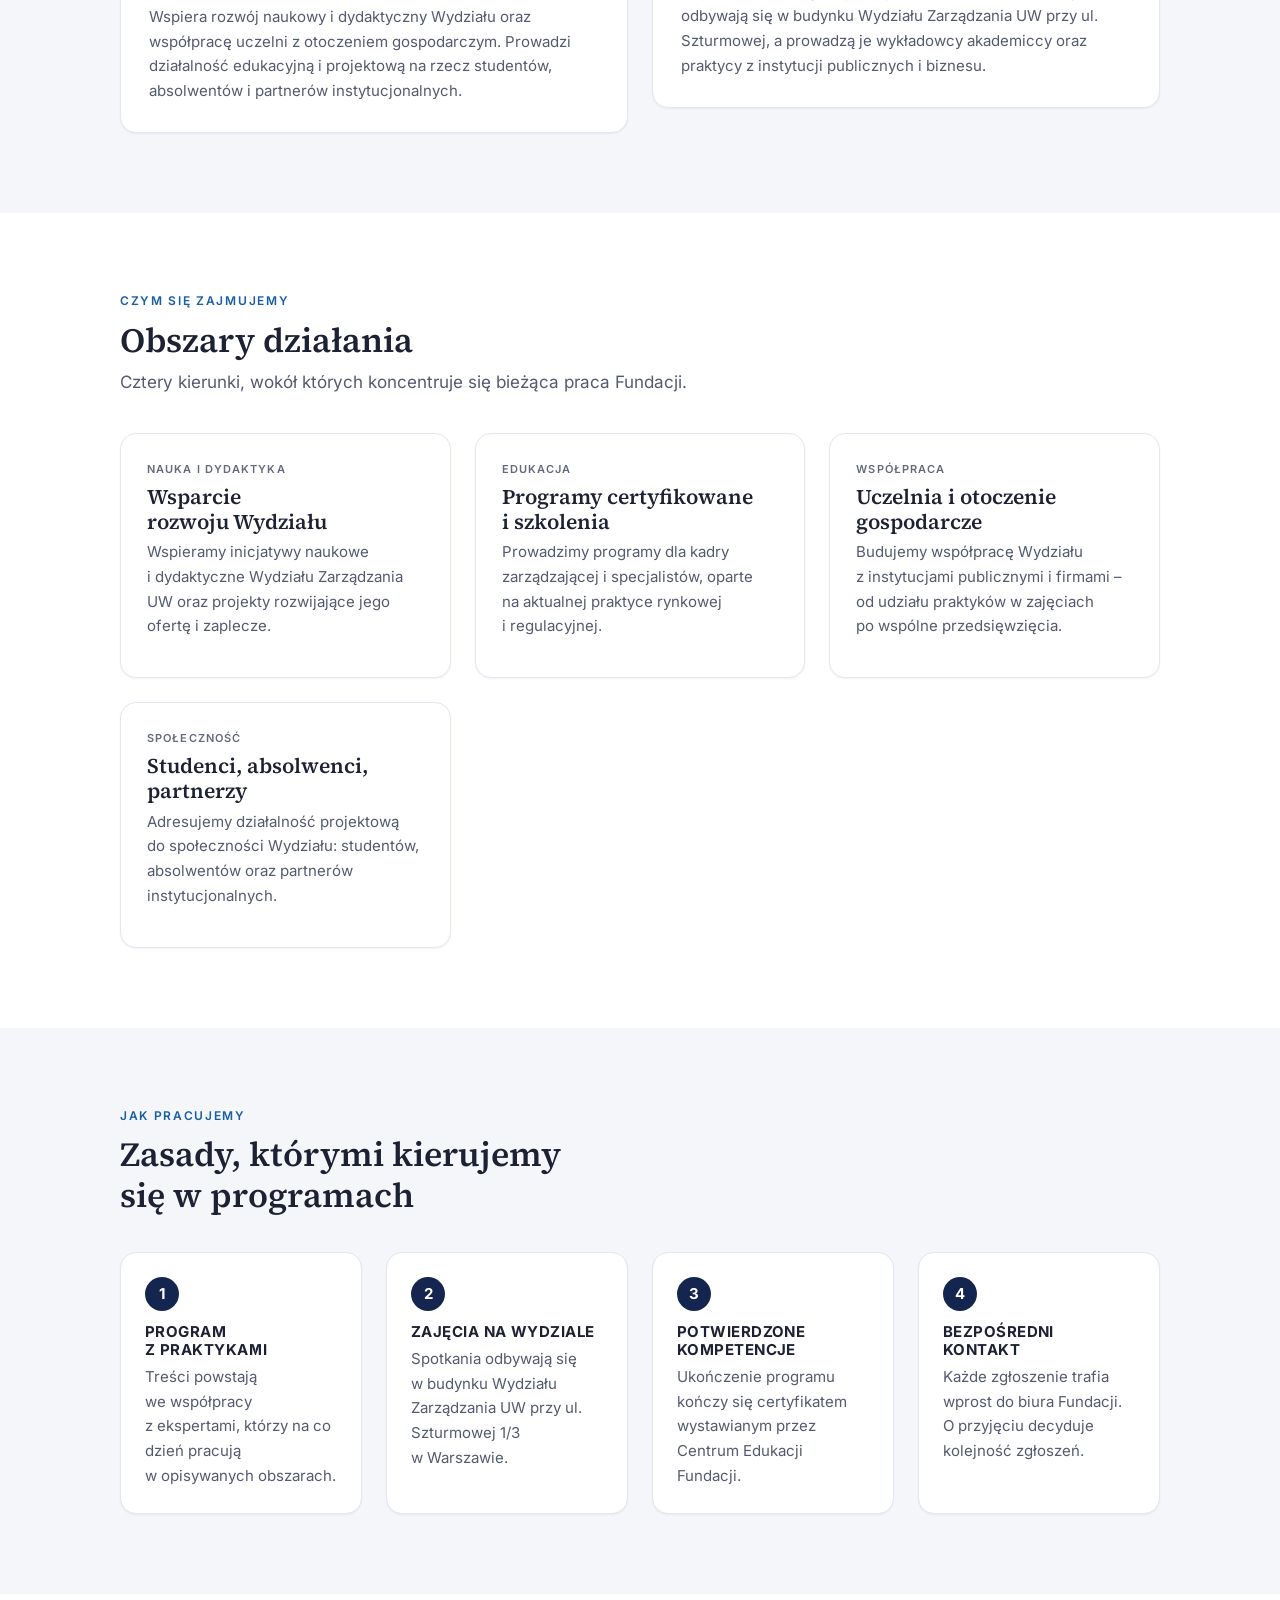
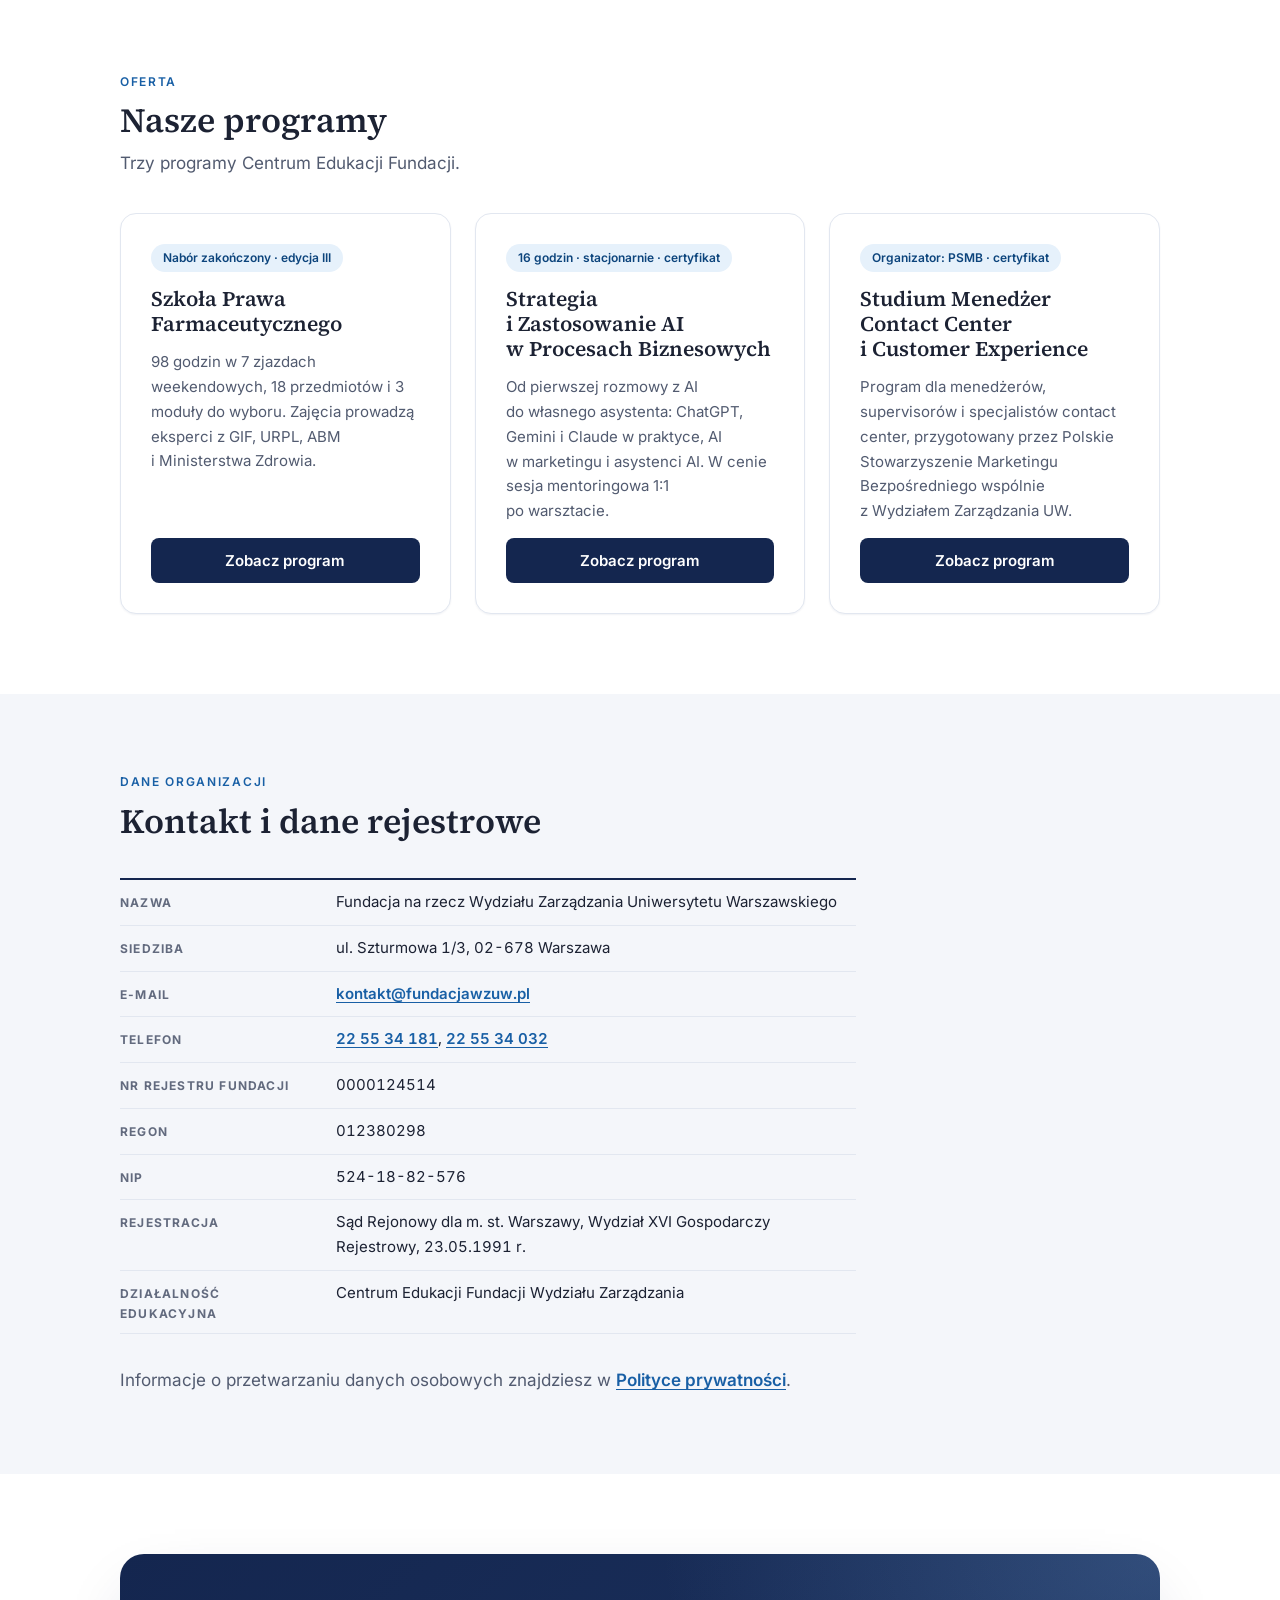
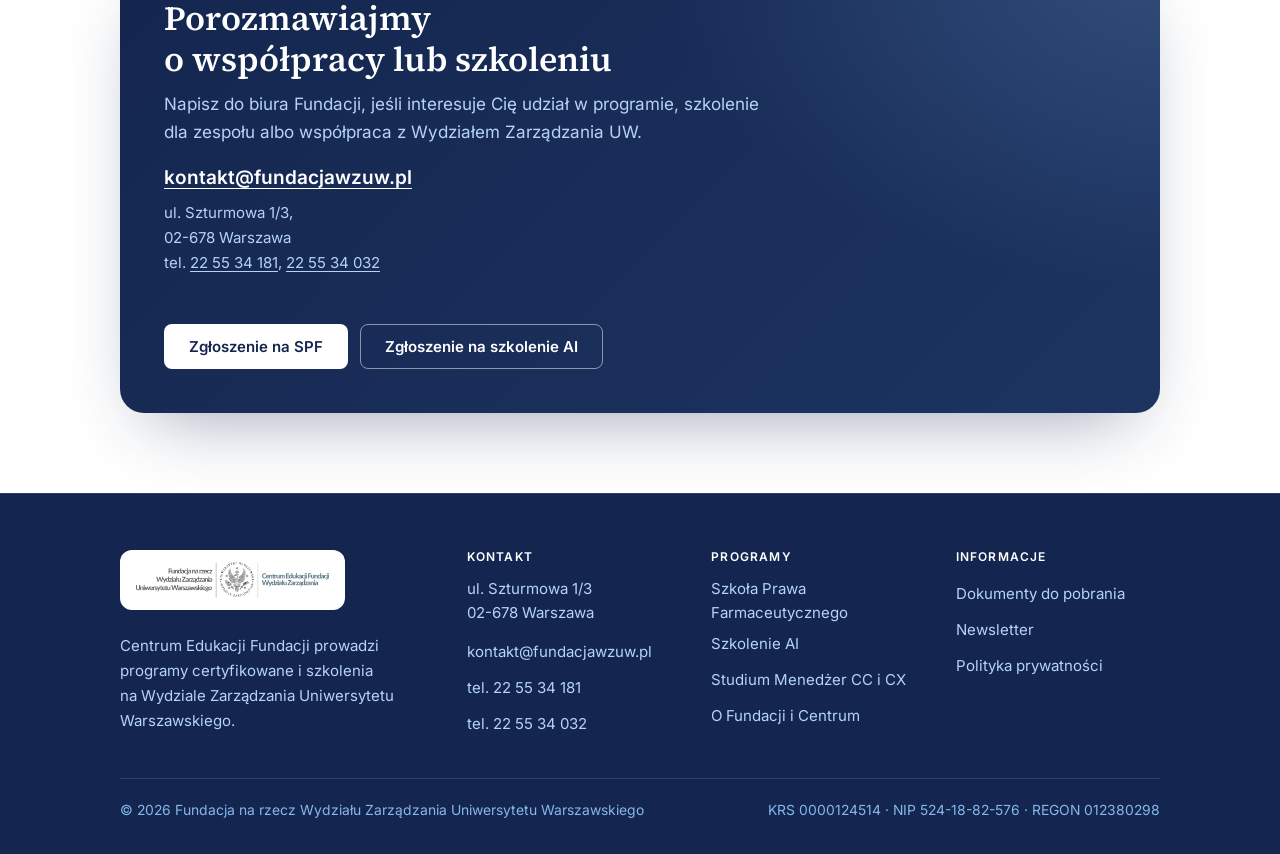
<file: o-fundacji.html>
<!DOCTYPE html>
<html lang="pl">
<head>
<meta charset="UTF-8">
<meta name="viewport" content="width=device-width, initial-scale=1, viewport-fit=cover">
<meta name="theme-color" content="#14264F">
<title>O&nbsp;Fundacji i&nbsp;Centrum Edukacji &ndash; Fundacja na&nbsp;rzecz Wydzia&#322;u Zarz&#261;dzania UW</title>
<meta name="description" content="Fundacja na rzecz Wydzia&#322;u Zarz&#261;dzania UW wspiera rozw&oacute;j naukowy i dydaktyczny Wydzia&#322;u oraz wsp&oacute;&#322;prac&#281; uczelni z biznesem. Centrum Edukacji Fundacji prowadzi programy certyfikowane i szkolenia.">
<link rel="canonical" href="https://fundacjawzuw.pl/o-fundacji.html">
<meta property="og:type" content="website">
<meta property="og:site_name" content="Centrum Edukacji Fundacji Wydzia&#322;u Zarz&#261;dzania UW">
<meta property="og:locale" content="pl_PL">
<meta property="og:title" content="O Fundacji i Centrum Edukacji &ndash; Fundacja na rzecz Wydzia&#322;u Zarz&#261;dzania UW">
<meta property="og:description" content="Fundacja na rzecz Wydzia&#322;u Zarz&#261;dzania UW wspiera rozw&oacute;j naukowy i dydaktyczny Wydzia&#322;u oraz wsp&oacute;&#322;prac&#281; uczelni z biznesem. Centrum Edukacji Fundacji prowadzi programy certyfikowane i szkolenia.">
<meta property="og:url" content="https://fundacjawzuw.pl/o-fundacji.html">
<meta property="og:image" content="https://fundacjawzuw.pl/assets/img/og-default.png">
<meta property="og:image:width" content="1200">
<meta property="og:image:height" content="630">
<meta property="og:image:alt" content="Centrum Edukacji Fundacji Wydzia&#322;u Zarz&#261;dzania Uniwersytetu Warszawskiego">
<meta name="twitter:card" content="summary_large_image">
<meta name="twitter:title" content="O Fundacji i Centrum Edukacji &ndash; Fundacja na rzecz Wydzia&#322;u Zarz&#261;dzania UW">
<meta name="twitter:description" content="Fundacja na rzecz Wydzia&#322;u Zarz&#261;dzania UW wspiera rozw&oacute;j naukowy i dydaktyczny Wydzia&#322;u oraz wsp&oacute;&#322;prac&#281; uczelni z biznesem. Centrum Edukacji Fundacji prowadzi programy certyfikowane i szkolenia.">
<meta name="twitter:image" content="https://fundacjawzuw.pl/assets/img/og-default.png">
<link rel="preload" href="assets/fonts/inter-latin.woff2" as="font" type="font/woff2" crossorigin>
<link rel="preload" href="assets/fonts/inter-latin-ext.woff2" as="font" type="font/woff2" crossorigin>
<link rel="preload" href="assets/fonts/source-serif-4-latin.woff2" as="font" type="font/woff2" crossorigin>
<link rel="preload" href="assets/fonts/source-serif-4-latin-ext.woff2" as="font" type="font/woff2" crossorigin>
<link rel="stylesheet" href="assets/css/site.css">
<link rel="icon" href="favicon.ico" sizes="32x32">
<link rel="icon" href="assets/img/icon-192.png" type="image/png" sizes="192x192">
<link rel="apple-touch-icon" href="assets/img/apple-touch-icon.png">
<link rel="manifest" href="site.webmanifest">
<script src="assets/js/site.js" defer></script>
<script type="application/ld+json">
{
  "@context": "https://schema.org",
  "@type": "EducationalOrganization",
  "name": "Fundacja na rzecz Wydzia\u0142u Zarz\u0105dzania Uniwersytetu Warszawskiego",
  "alternateName": "Centrum Edukacji Fundacji Wydzia\u0142u Zarz\u0105dzania",
  "url": "https://fundacjawzuw.pl/",
  "logo": "https://fundacjawzuw.pl/assets/img/logo-fundacja.png",
  "image": "https://fundacjawzuw.pl/assets/img/og-default.png",
  "email": "kontakt@fundacjawzuw.pl",
  "telephone": "+48225534181",
  "foundingDate": "1991-05-23",
  "taxID": "5241882576",
  "identifier": [
    { "@type": "PropertyValue", "propertyID": "KRS", "value": "0000124514" },
    { "@type": "PropertyValue", "propertyID": "REGON", "value": "012380298" }
  ],
  "address": {
    "@type": "PostalAddress",
    "streetAddress": "ul. Szturmowa 1/3",
    "postalCode": "02-678",
    "addressLocality": "Warszawa",
    "addressCountry": "PL"
  }
}
</script>
<script type="application/ld+json">
{
  "@context": "https://schema.org",
  "@type": "BreadcrumbList",
  "itemListElement": [
    { "@type": "ListItem", "position": 1, "name": "Strona g\u0142\u00f3wna", "item": "https://fundacjawzuw.pl/" },
    { "@type": "ListItem", "position": 2, "name": "O Fundacji", "item": "https://fundacjawzuw.pl/o-fundacji.html" }
  ]
}
</script>
</head>
<body>
<a class="skip-link" href="#tresc">Przejd&#378; do&nbsp;tre&#347;ci</a>

<div class="enroll-bar">
  <div class="wrap enroll-in">
    <span class="dot" aria-hidden="true"></span>
    <span><strong>Trwaj&#261; zapisy</strong> na&nbsp;szkolenie Strategia i&nbsp;Zastosowanie AI <span class="edition">(grudzie&#324; i&nbsp;stycze&#324;)</span></span>
    <span class="date">najbli&#380;szy termin 10&ndash;12.12</span>
    <a class="go" href="szkolenie-ai.html#zapis">Zapisz si&#281; <span aria-hidden="true">&rarr;</span></a>
  </div>
</div>

<header class="topbar">
  <div class="wrap topbar-in">
    <a class="topbar-logo" href="index.html" aria-label="Fundacja na rzecz Wydzia&#322;u Zarz&#261;dzania UW &ndash; strona g&#322;&oacute;wna">
      <picture>
        <source media="(max-width: 44.9375em)" srcset="assets/img/logo-compact.png" width="463" height="134">
        <img src="assets/img/logo-fundacja.png" width="720" height="134" decoding="async" alt="Fundacja na rzecz Wydzia&#322;u Zarz&#261;dzania UW &middot; Centrum Edukacji Fundacji">
      </picture>
    </a>
    <nav class="nav-desktop" aria-label="Nawigacja g&#322;&oacute;wna">
      <a href="index.html">Strona g&#322;&oacute;wna</a>
      <a href="o-fundacji.html" aria-current="page">O&nbsp;Fundacji</a>
      <div class="navdrop">
        <button class="navdrop-btn" type="button" aria-expanded="false" aria-controls="navdrop-panel">Programy</button>
        <div id="navdrop-panel" class="navdrop-panel">
          <p class="navdrop-label">Rok akademicki 2026/2027</p>
          <a href="szkola-prawa-farmaceutycznego.html"><span class="t">Szko&#322;a Prawa Farmaceutycznego</span><span class="s">Edycja III &middot; zjazdy weekendowe</span></a>
          <a href="szkolenie-ai.html"><span class="t">Strategia i&nbsp;Zastosowanie AI w&nbsp;Procesach Biznesowych</span><span class="s">Grudzie&#324; i&nbsp;stycze&#324; &middot; 16 godzin</span></a>
          <a href="studium-menedzer-cc-cx.html"><span class="t">Studium Mened&#380;er Contact Center i&nbsp;Customer Experience</span><span class="s">Organizator: PSMB &middot; online i&nbsp;stacjonarnie</span></a>
        </div>
      </div>
    </nav>
    <a class="btn btn-primary btn-sm topbar-cta" href="#zapis">Zapisz si&#281;</a>
    <button class="menu-btn" type="button" aria-expanded="false" aria-controls="mnav">
      <span class="bars" aria-hidden="true"></span>
      <span>Menu</span>
    </button>
  </div>
  <nav id="mnav" class="mnav" aria-label="Menu mobilne">
    <div class="mnav-in">
      <div class="mnav-list">
        <a href="index.html">Strona g&#322;&oacute;wna</a>
        <a href="o-fundacji.html" aria-current="page">O&nbsp;Fundacji</a>
        <div class="mnav-group" role="group" aria-labelledby="mnav-programy">
          <span id="mnav-programy" class="mnav-label">Programy</span>
          <a href="szkola-prawa-farmaceutycznego.html">Szko&#322;a Prawa Farmaceutycznego</a>
          <a href="szkolenie-ai.html">Strategia i&nbsp;Zastosowanie AI w&nbsp;Procesach Biznesowych</a>
          <a href="studium-menedzer-cc-cx.html">Studium Mened&#380;er Contact Center i&nbsp;Customer Experience</a>
        </div>
        <a class="btn btn-primary" href="#zapis">Zapisz si&#281;</a>
      </div>
    </div>
  </nav>
</header>

<main id="tresc">
<section class="phero phero-tall">
  <div class="wrap phero-in">
    <nav class="crumbs" aria-label="&#346;cie&#380;ka nawigacji"><a href="index.html">Strona g&#322;&oacute;wna</a> / O&nbsp;Fundacji</nav>
    <span class="eyebrow">O&nbsp;nas</span>
    <h1>Fundacja na&nbsp;rzecz Wydzia&#322;u Zarz&#261;dzania UW</h1>
    <p>Wspieramy rozw&oacute;j naukowy i&nbsp;dydaktyczny Wydzia&#322;u Zarz&#261;dzania Uniwersytetu Warszawskiego. Upowszechniamy wiedz&#281;, rozwijamy kompetencje oraz tworzymy przestrze&#324; wsp&oacute;&#322;pracy mi&#281;dzy &#347;rodowiskiem naukowym a&nbsp;praktyk&#261; zarz&#261;dzania.</p>
    <div class="hero-meta">
      <div><strong>2</strong><span>programy</span></div>
      <div><strong>15+</strong><span>ekspert&oacute;w i&nbsp;praktyk&oacute;w</span></div>
      <div><strong>WZ&nbsp;UW</strong><span>zaj&#281;cia na&nbsp;Wydziale</span></div>
    </div>
  </div>
</section>

<section>
  <div class="wrap prose">
    <p class="lede">Fundacja dzia&#322;a na&nbsp;rzecz Wydzia&#322;u Zarz&#261;dzania Uniwersytetu Warszawskiego &ndash; wspiera jego rozw&oacute;j naukowy i&nbsp;dydaktyczny oraz wsp&oacute;&#322;prac&#281; uczelni z&nbsp;otoczeniem gospodarczym.</p>
    <p>Prowadzimy dzia&#322;alno&#347;&#263; edukacyjn&#261; i&nbsp;projektow&#261; skierowan&#261; do&nbsp;student&oacute;w, absolwent&oacute;w oraz partner&oacute;w instytucjonalnych. Naszym celem jest to, aby wiedza wypracowana na&nbsp;Wydziale trafia&#322;a do&nbsp;organizacji, kt&oacute;re podejmuj&#261; realne decyzje &ndash; w&nbsp;administracji publicznej, w&nbsp;biznesie i&nbsp;w&nbsp;sektorze regulowanym.</p>
    <p>Za&nbsp;dzia&#322;alno&#347;&#263; szkoleniow&#261; odpowiada Centrum Edukacji Fundacji. To w&nbsp;jego ramach powstaj&#261; programy certyfikowane i&nbsp;szkolenia, kt&oacute;rych program tworzymy razem z&nbsp;wyk&#322;adowcami akademickimi oraz praktykami z&nbsp;instytucji publicznych i&nbsp;firm.</p>
    <div class="callout">
      <h2>Zarz&#261;d Fundacji</h2>
      <p class="who">Doc. dr Robert Pietrusi&#324;ski<br>Doc. dr Piotr Sok&oacute;&#322;</p>
    </div>
  </div>
</section>

<section class="alt">
  <div class="wrap">
    <div class="sec-head">
      <span class="eyebrow">Struktura</span>
      <h2>Fundacja i&nbsp;Centrum Edukacji</h2>
      <p>Dwa uzupe&#322;niaj&#261;ce si&#281; obszary: wsparcie Wydzia&#322;u oraz programy rozwoju kompetencji dla&nbsp;profesjonalist&oacute;w.</p>
    </div>
    <div class="split">
      <div class="card-flat">
        <h3>Fundacja na&nbsp;rzecz Wydzia&#322;u Zarz&#261;dzania UW</h3>
        <p>Wspiera rozw&oacute;j naukowy i&nbsp;dydaktyczny Wydzia&#322;u oraz wsp&oacute;&#322;prac&#281; uczelni z&nbsp;otoczeniem gospodarczym. Prowadzi dzia&#322;alno&#347;&#263; edukacyjn&#261; i&nbsp;projektow&#261; na&nbsp;rzecz student&oacute;w, absolwent&oacute;w i&nbsp;partner&oacute;w instytucjonalnych.</p>
      </div>
      <div class="card-flat">
        <h3>Centrum Edukacji Fundacji</h3>
        <p>Odpowiada za&nbsp;programy certyfikowane i&nbsp;szkolenia. Zaj&#281;cia odbywaj&#261; si&#281; w&nbsp;budynku Wydzia&#322;u Zarz&#261;dzania UW przy ul. Szturmowej, a&nbsp;prowadz&#261; je wyk&#322;adowcy akademiccy oraz praktycy z&nbsp;instytucji publicznych i&nbsp;biznesu.</p>
      </div>
    </div>
  </div>
</section>

<section>
  <div class="wrap">
    <div class="sec-head">
      <span class="eyebrow">Czym si&#281; zajmujemy</span>
      <h2>Obszary dzia&#322;ania</h2>
      <p>Cztery kierunki, wok&oacute;&#322; kt&oacute;rych koncentruje si&#281; bie&#380;&#261;ca praca Fundacji.</p>
    </div>
    <div class="mods">
      <div class="mod">
        <div class="meta">Nauka i&nbsp;dydaktyka</div>
        <h3>Wsparcie rozwoju Wydzia&#322;u</h3>
        <p>Wspieramy inicjatywy naukowe i&nbsp;dydaktyczne Wydzia&#322;u Zarz&#261;dzania UW oraz projekty rozwijaj&#261;ce jego ofert&#281; i&nbsp;zaplecze.</p>
      </div>
      <div class="mod">
        <div class="meta">Edukacja</div>
        <h3>Programy certyfikowane i&nbsp;szkolenia</h3>
        <p>Prowadzimy programy dla&nbsp;kadry zarz&#261;dzaj&#261;cej i&nbsp;specjalist&oacute;w, oparte na&nbsp;aktualnej praktyce rynkowej i&nbsp;regulacyjnej.</p>
      </div>
      <div class="mod">
        <div class="meta">Wsp&oacute;&#322;praca</div>
        <h3>Uczelnia i&nbsp;otoczenie gospodarcze</h3>
        <p>Budujemy wsp&oacute;&#322;prac&#281; Wydzia&#322;u z&nbsp;instytucjami publicznymi i&nbsp;firmami &ndash; od&nbsp;udzia&#322;u praktyk&oacute;w w&nbsp;zaj&#281;ciach po&nbsp;wsp&oacute;lne przedsi&#281;wzi&#281;cia.</p>
      </div>
      <div class="mod">
        <div class="meta">Spo&#322;eczno&#347;&#263;</div>
        <h3>Studenci, absolwenci, partnerzy</h3>
        <p>Adresujemy dzia&#322;alno&#347;&#263; projektow&#261; do&nbsp;spo&#322;eczno&#347;ci Wydzia&#322;u: student&oacute;w, absolwent&oacute;w oraz partner&oacute;w instytucjonalnych.</p>
      </div>
    </div>
  </div>
</section>

<section class="alt">
  <div class="wrap">
    <div class="sec-head">
      <span class="eyebrow">Jak pracujemy</span>
      <h2>Zasady, kt&oacute;rymi kierujemy si&#281; w&nbsp;programach</h2>
    </div>
    <div class="steps">
      <div class="step"><div class="no" aria-hidden="true">1</div><h3>Program z&nbsp;praktykami</h3><p>Tre&#347;ci powstaj&#261; we&nbsp;wsp&oacute;&#322;pracy z&nbsp;ekspertami, kt&oacute;rzy na&nbsp;co dzie&#324; pracuj&#261; w&nbsp;opisywanych obszarach.</p></div>
      <div class="step"><div class="no" aria-hidden="true">2</div><h3>Zaj&#281;cia na&nbsp;Wydziale</h3><p>Spotkania odbywaj&#261; si&#281; w&nbsp;budynku Wydzia&#322;u Zarz&#261;dzania UW przy ul. Szturmowej 1/3 w&nbsp;Warszawie.</p></div>
      <div class="step"><div class="no" aria-hidden="true">3</div><h3>Potwierdzone kompetencje</h3><p>Uko&#324;czenie programu ko&#324;czy si&#281; certyfikatem wystawianym przez Centrum Edukacji Fundacji.</p></div>
      <div class="step"><div class="no" aria-hidden="true">4</div><h3>Bezpo&#347;redni kontakt</h3><p>Ka&#380;de zg&#322;oszenie trafia wprost do&nbsp;biura Fundacji. O&nbsp;przyj&#281;ciu decyduje kolejno&#347;&#263; zg&#322;osze&#324;.</p></div>
    </div>
  </div>
</section>

<section>
  <div class="wrap">
    <div class="sec-head">
      <span class="eyebrow">Oferta</span>
      <h2>Nasze programy</h2>
      <p>Trzy programy Centrum Edukacji Fundacji.</p>
    </div>
    <div class="cards">
      <article class="card">
        <span class="tag">Nab&oacute;r zako&#324;czony &middot; edycja III</span>
        <h3>Szko&#322;a Prawa Farmaceutycznego</h3>
        <p class="desc">98 godzin w&nbsp;7 zjazdach weekendowych, 18 przedmiot&oacute;w i&nbsp;3 modu&#322;y do&nbsp;wyboru. Zaj&#281;cia prowadz&#261; eksperci z&nbsp;GIF, URPL, ABM i&nbsp;Ministerstwa Zdrowia.</p>
        <div class="card-actions">
          <a class="btn btn-primary" href="szkola-prawa-farmaceutycznego.html">Zobacz program</a>
        </div>
      </article>
      <article class="card">
        <span class="tag">16 godzin &middot; stacjonarnie &middot; certyfikat</span>
        <h3>Strategia i&nbsp;Zastosowanie AI w&nbsp;Procesach Biznesowych</h3>
        <p class="desc">Od&nbsp;pierwszej rozmowy z&nbsp;AI do&nbsp;w&#322;asnego asystenta: ChatGPT, Gemini i&nbsp;Claude w&nbsp;praktyce, AI w&nbsp;marketingu i&nbsp;asystenci AI. W&nbsp;cenie sesja mentoringowa 1:1 po&nbsp;warsztacie.</p>
        <div class="card-actions">
          <a class="btn btn-primary" href="szkolenie-ai.html">Zobacz program</a>
        </div>
      </article>
      <article class="card">
        <span class="tag">Organizator: PSMB &middot; certyfikat</span>
        <h3>Studium Mened&#380;er Contact Center i&nbsp;Customer Experience</h3>
        <p class="desc">Program dla&nbsp;mened&#380;er&oacute;w, supervisor&oacute;w i&nbsp;specjalist&oacute;w contact center, przygotowany przez Polskie Stowarzyszenie Marketingu Bezpo&#347;redniego wsp&oacute;lnie z&nbsp;Wydzia&#322;em Zarz&#261;dzania UW.</p>
        <div class="card-actions">
          <a class="btn btn-primary" href="studium-menedzer-cc-cx.html">Zobacz program</a>
        </div>
      </article>
    </div>
  </div>
</section>

<section class="alt">
  <div class="wrap">
    <div class="sec-head">
      <span class="eyebrow">Dane organizacji</span>
      <h2>Kontakt i&nbsp;dane rejestrowe</h2>
    </div>
    <div class="prose">
      <dl class="facts">
        <div><dt>Nazwa</dt><dd>Fundacja na&nbsp;rzecz Wydzia&#322;u Zarz&#261;dzania Uniwersytetu Warszawskiego</dd></div>
        <div><dt>Siedziba</dt><dd>ul. Szturmowa 1/3, <span class="nowrap">02-678 Warszawa</span></dd></div>
        <div><dt>E-mail</dt><dd><a class="link" href="mailto:kontakt@fundacjawzuw.pl">kontakt@<wbr>fundacjawzuw.pl</a></dd></div>
        <div><dt>Telefon</dt><dd><a class="link" href="tel:+48225534181">22 55 34 181</a>, <a class="link" href="tel:+48225534032">22 55 34 032</a></dd></div>
        <div><dt>Nr Rejestru Fundacji</dt><dd>0000124514</dd></div>
        <div><dt>REGON</dt><dd>012380298</dd></div>
        <div><dt>NIP</dt><dd>524-18-82-576</dd></div>
        <div><dt>Rejestracja</dt><dd>S&#261;d Rejonowy dla&nbsp;m. st. Warszawy, Wydzia&#322; XVI Gospodarczy Rejestrowy, 23.05.1991 r.</dd></div>
        <div><dt>Dzia&#322;alno&#347;&#263; edukacyjna</dt><dd>Centrum Edukacji Fundacji Wydzia&#322;u Zarz&#261;dzania</dd></div>
      </dl>
      <p>Informacje o&nbsp;przetwarzaniu danych osobowych znajdziesz w <a class="link" href="polityka-prywatnosci.html">Polityce prywatno&#347;ci</a>.</p>
    </div>
  </div>
</section>

<section id="zapis">
  <div class="wrap">
    <div class="enroll-box">
      <div class="enroll-lead">
        <h2>Porozmawiajmy o&nbsp;wsp&oacute;&#322;pracy lub szkoleniu</h2>
        <p>Napisz do&nbsp;biura Fundacji, je&#347;li interesuje Ci&#281; udzia&#322; w&nbsp;programie, szkolenie dla&nbsp;zespo&#322;u albo wsp&oacute;&#322;praca z&nbsp;Wydzia&#322;em Zarz&#261;dzania UW.</p>
        <a class="mail" href="mailto:kontakt@fundacjawzuw.pl?subject=Zapytanie%20-%20Fundacja%20WZ%20UW">kontakt@<wbr>fundacjawzuw.pl</a>
        <p class="addr"><span>ul. Szturmowa 1/3, <span class="nowrap">02-678 Warszawa</span></span><span>tel. <a href="tel:+48225534181">22 55 34 181</a>, <a href="tel:+48225534032">22 55 34 032</a></span></p>
        <div class="section-cta">
          <a class="btn btn-light" href="szkola-prawa-farmaceutycznego.html#zapis">Zg&#322;oszenie na&nbsp;SPF</a>
          <a class="btn btn-ghost" href="szkolenie-ai.html#zapis">Zg&#322;oszenie na&nbsp;szkolenie AI</a>
        </div>
      </div>
    </div>
  </div>
</section>
</main>

<footer>
  <div class="wrap">
    <div class="foot">
      <div>
        <span class="foot-logo"><img src="assets/img/logo-fundacja.png" width="720" height="134" loading="lazy" decoding="async" alt="Fundacja na rzecz Wydzia&#322;u Zarz&#261;dzania UW"></span>
        <p class="foot-about">Centrum Edukacji Fundacji prowadzi programy certyfikowane i&nbsp;szkolenia na&nbsp;Wydziale Zarz&#261;dzania Uniwersytetu Warszawskiego.</p>
      </div>
      <div>
        <h2>Kontakt</h2>
        <p>ul. Szturmowa 1/3<br><span class="nowrap">02-678 Warszawa</span></p>
        <div class="foot-list">
          <a href="mailto:kontakt@fundacjawzuw.pl">kontakt@<wbr>fundacjawzuw.pl</a>
          <a href="tel:+48225534181">tel. 22 55 34 181</a>
          <a href="tel:+48225534032">tel. 22 55 34 032</a>
        </div>
      </div>
      <div>
        <h2>Programy</h2>
        <div class="foot-list">
          <a href="szkola-prawa-farmaceutycznego.html">Szko&#322;a Prawa Farmaceutycznego</a>
          <a href="szkolenie-ai.html">Szkolenie AI</a>
          <a href="studium-menedzer-cc-cx.html">Studium Mened&#380;er CC i&nbsp;CX</a>
          <a href="o-fundacji.html">O&nbsp;Fundacji i&nbsp;Centrum</a>
        </div>
      </div>
      <div>
        <h2>Informacje</h2>
        <div class="foot-list">
          <a href="szkola-prawa-farmaceutycznego.html#materialy">Dokumenty do&nbsp;pobrania</a>
          <a href="index.html#newsletter">Newsletter</a>
          <a href="polityka-prywatnosci.html">Polityka prywatno&#347;ci</a>
        </div>
      </div>
    </div>
    <div class="foot-bottom">
      <span>&copy; 2026 Fundacja na&nbsp;rzecz Wydzia&#322;u Zarz&#261;dzania Uniwersytetu Warszawskiego</span>
      <span>KRS 0000124514 &middot; NIP 524-18-82-576 &middot; REGON 012380298</span>
    </div>
  </div>
</footer>
</body>
</html>
</file>
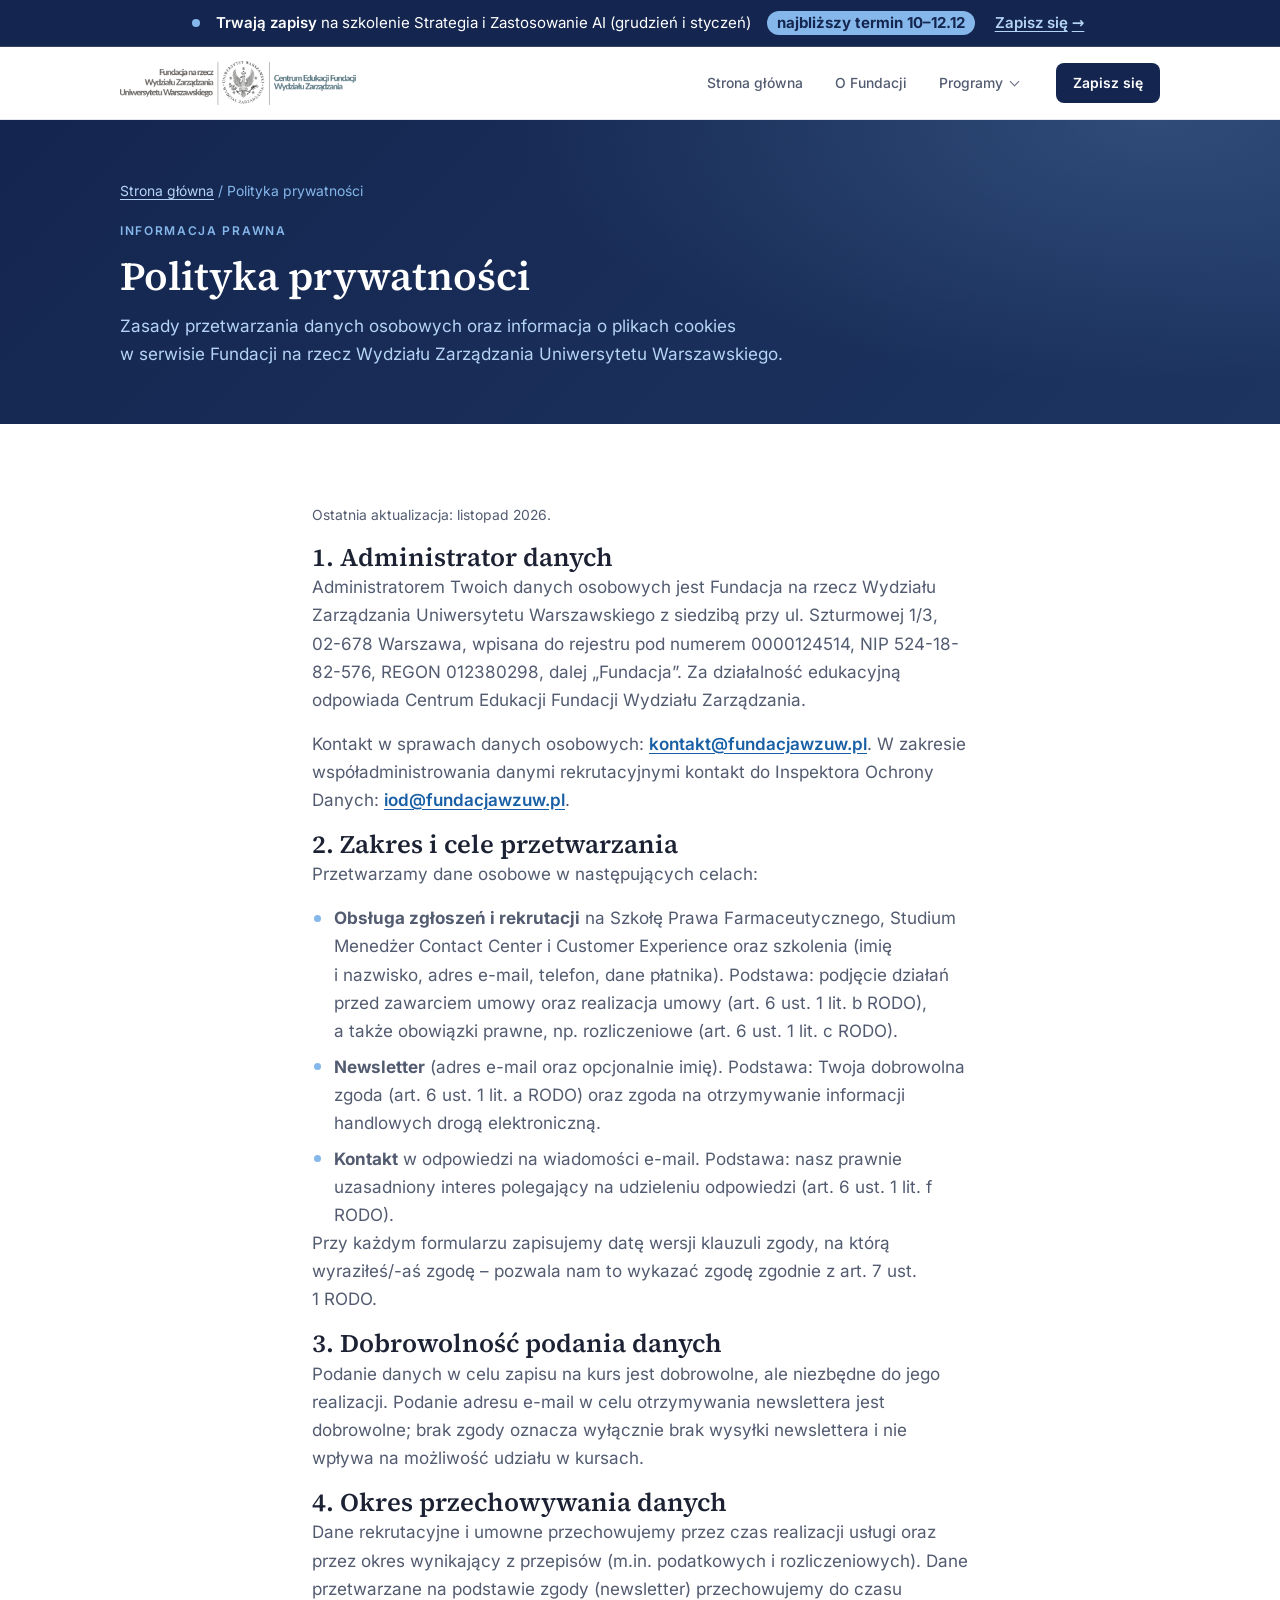
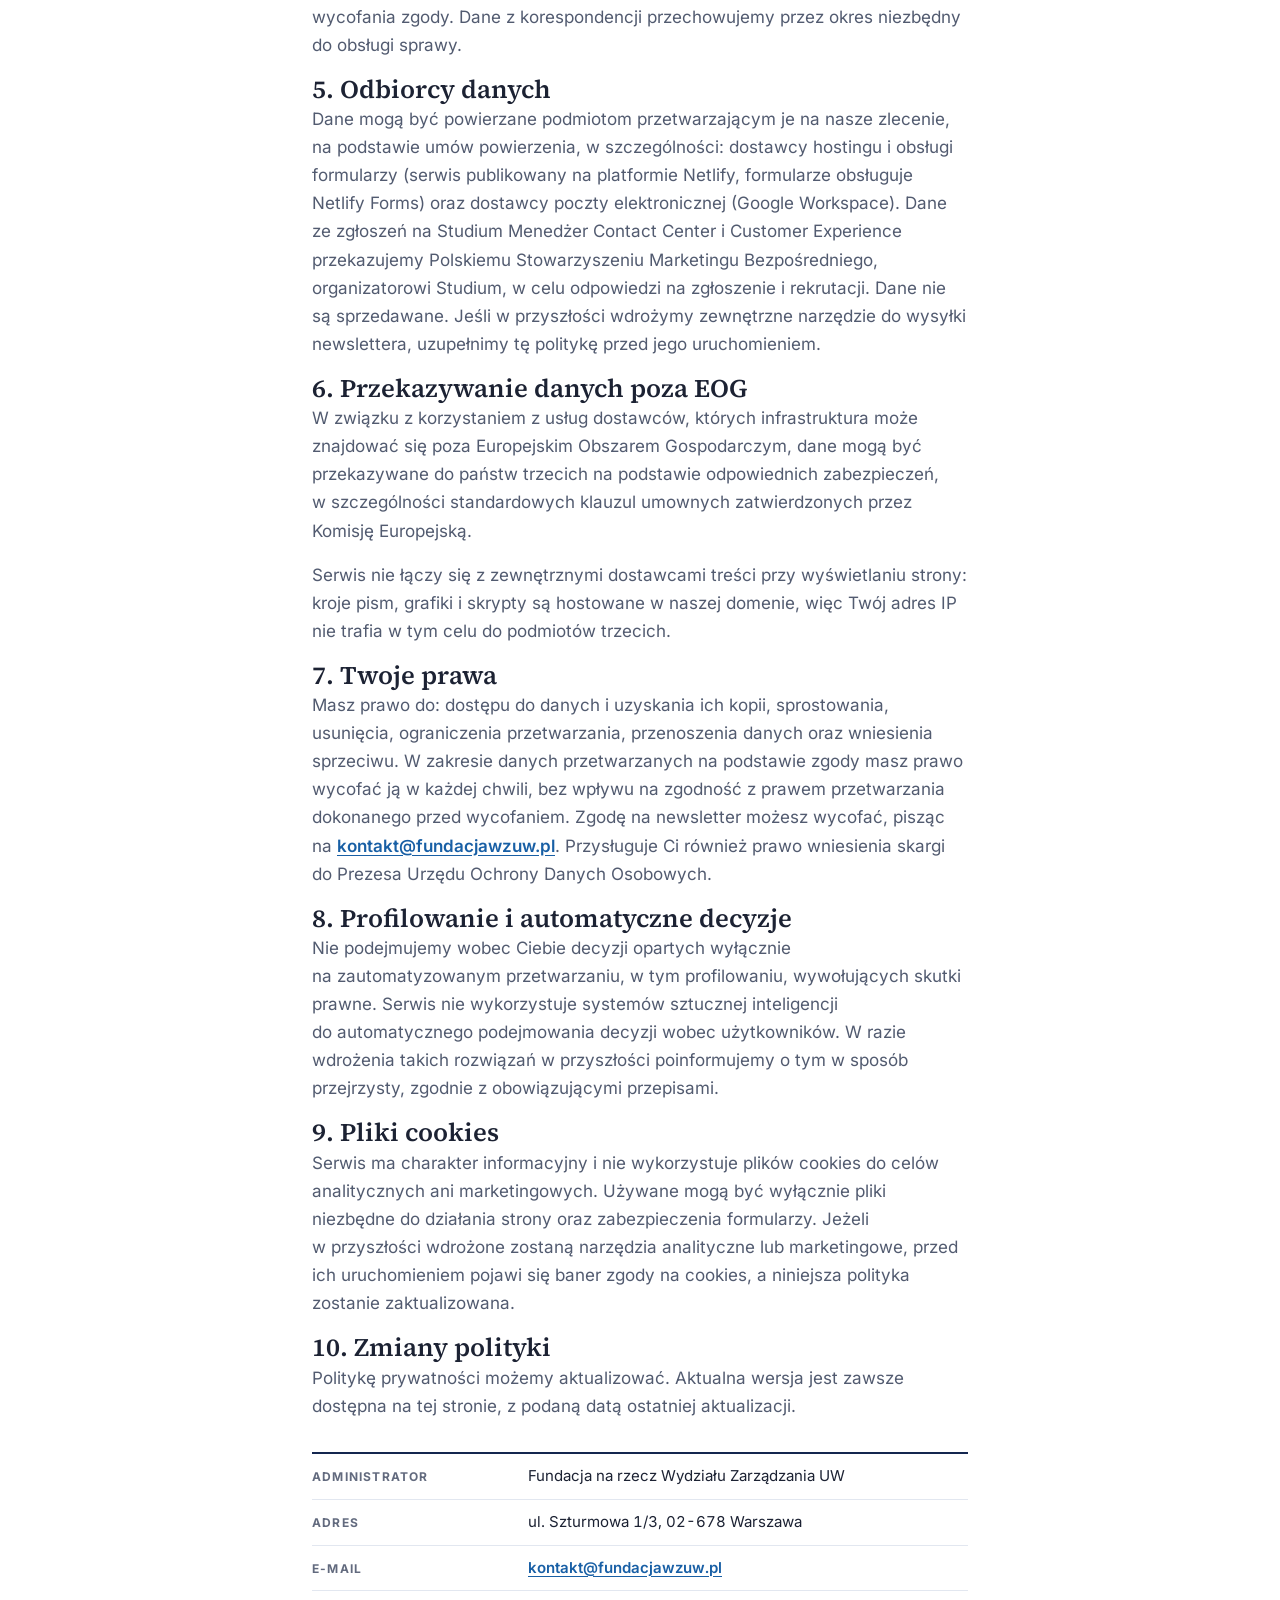
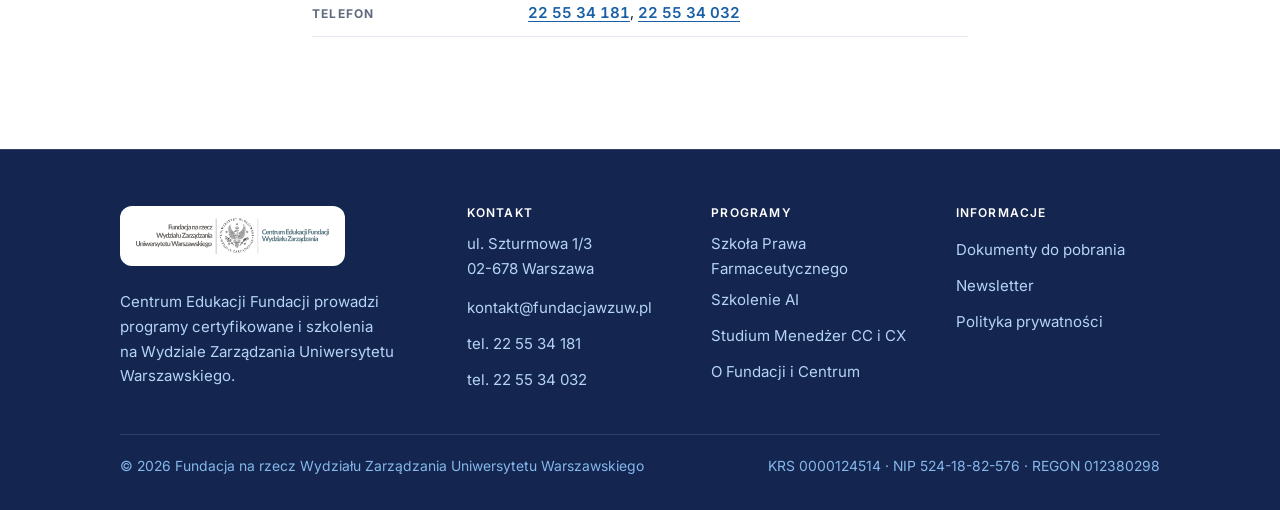
<file: polityka-prywatnosci.html>
<!DOCTYPE html>
<html lang="pl">
<head>
<meta charset="UTF-8">
<meta name="viewport" content="width=device-width, initial-scale=1, viewport-fit=cover">
<meta name="theme-color" content="#14264F">
<title>Polityka prywatno&#347;ci &ndash; Fundacja na&nbsp;rzecz Wydzia&#322;u Zarz&#261;dzania UW</title>
<meta name="description" content="Zasady przetwarzania danych osobowych i informacja o plikach cookies w serwisie Fundacji na rzecz Wydzia&#322;u Zarz&#261;dzania Uniwersytetu Warszawskiego.">
<link rel="canonical" href="https://fundacjawzuw.pl/polityka-prywatnosci.html">
<meta property="og:type" content="website">
<meta property="og:site_name" content="Centrum Edukacji Fundacji Wydzia&#322;u Zarz&#261;dzania UW">
<meta property="og:locale" content="pl_PL">
<meta property="og:title" content="Polityka prywatno&#347;ci &ndash; Fundacja na rzecz Wydzia&#322;u Zarz&#261;dzania UW">
<meta property="og:description" content="Zasady przetwarzania danych osobowych i informacja o plikach cookies w serwisie Fundacji na rzecz Wydzia&#322;u Zarz&#261;dzania Uniwersytetu Warszawskiego.">
<meta property="og:url" content="https://fundacjawzuw.pl/polityka-prywatnosci.html">
<meta property="og:image" content="https://fundacjawzuw.pl/assets/img/og-default.png">
<meta property="og:image:width" content="1200">
<meta property="og:image:height" content="630">
<meta property="og:image:alt" content="Centrum Edukacji Fundacji Wydzia&#322;u Zarz&#261;dzania Uniwersytetu Warszawskiego">
<meta name="twitter:card" content="summary_large_image">
<meta name="twitter:title" content="Polityka prywatno&#347;ci &ndash; Fundacja na rzecz Wydzia&#322;u Zarz&#261;dzania UW">
<meta name="twitter:description" content="Zasady przetwarzania danych osobowych i informacja o plikach cookies w serwisie Fundacji na rzecz Wydzia&#322;u Zarz&#261;dzania Uniwersytetu Warszawskiego.">
<meta name="twitter:image" content="https://fundacjawzuw.pl/assets/img/og-default.png">
<link rel="preload" href="assets/fonts/inter-latin.woff2" as="font" type="font/woff2" crossorigin>
<link rel="preload" href="assets/fonts/inter-latin-ext.woff2" as="font" type="font/woff2" crossorigin>
<link rel="preload" href="assets/fonts/source-serif-4-latin.woff2" as="font" type="font/woff2" crossorigin>
<link rel="preload" href="assets/fonts/source-serif-4-latin-ext.woff2" as="font" type="font/woff2" crossorigin>
<link rel="stylesheet" href="assets/css/site.css">
<link rel="icon" href="favicon.ico" sizes="32x32">
<link rel="icon" href="assets/img/icon-192.png" type="image/png" sizes="192x192">
<link rel="apple-touch-icon" href="assets/img/apple-touch-icon.png">
<link rel="manifest" href="site.webmanifest">
<script src="assets/js/site.js" defer></script>
<script type="application/ld+json">
{
  "@context": "https://schema.org",
  "@type": "BreadcrumbList",
  "itemListElement": [
    { "@type": "ListItem", "position": 1, "name": "Strona g\u0142\u00f3wna", "item": "https://fundacjawzuw.pl/" },
    { "@type": "ListItem", "position": 2, "name": "Polityka prywatno\u015bci", "item": "https://fundacjawzuw.pl/polityka-prywatnosci.html" }
  ]
}
</script>
</head>
<body>
<a class="skip-link" href="#tresc">Przejd&#378; do&nbsp;tre&#347;ci</a>

<div class="enroll-bar">
  <div class="wrap enroll-in">
    <span class="dot" aria-hidden="true"></span>
    <span><strong>Trwaj&#261; zapisy</strong> na&nbsp;szkolenie Strategia i&nbsp;Zastosowanie AI <span class="edition">(grudzie&#324; i&nbsp;stycze&#324;)</span></span>
    <span class="date">najbli&#380;szy termin 10&ndash;12.12</span>
    <a class="go" href="szkolenie-ai.html#zapis">Zapisz si&#281; <span aria-hidden="true">&rarr;</span></a>
  </div>
</div>

<header class="topbar">
  <div class="wrap topbar-in">
    <a class="topbar-logo" href="index.html" aria-label="Fundacja na rzecz Wydzia&#322;u Zarz&#261;dzania UW &ndash; strona g&#322;&oacute;wna">
      <picture>
        <source media="(max-width: 44.9375em)" srcset="assets/img/logo-compact.png" width="463" height="134">
        <img src="assets/img/logo-fundacja.png" width="720" height="134" decoding="async" alt="Fundacja na rzecz Wydzia&#322;u Zarz&#261;dzania UW &middot; Centrum Edukacji Fundacji">
      </picture>
    </a>
    <nav class="nav-desktop" aria-label="Nawigacja g&#322;&oacute;wna">
      <a href="index.html">Strona g&#322;&oacute;wna</a>
      <a href="o-fundacji.html">O&nbsp;Fundacji</a>
      <div class="navdrop">
        <button class="navdrop-btn" type="button" aria-expanded="false" aria-controls="navdrop-panel">Programy</button>
        <div id="navdrop-panel" class="navdrop-panel">
          <p class="navdrop-label">Rok akademicki 2026/2027</p>
          <a href="szkola-prawa-farmaceutycznego.html"><span class="t">Szko&#322;a Prawa Farmaceutycznego</span><span class="s">Edycja III &middot; zjazdy weekendowe</span></a>
          <a href="szkolenie-ai.html"><span class="t">Strategia i&nbsp;Zastosowanie AI w&nbsp;Procesach Biznesowych</span><span class="s">Grudzie&#324; i&nbsp;stycze&#324; &middot; 16 godzin</span></a>
          <a href="studium-menedzer-cc-cx.html"><span class="t">Studium Mened&#380;er Contact Center i&nbsp;Customer Experience</span><span class="s">Organizator: PSMB &middot; online i&nbsp;stacjonarnie</span></a>
        </div>
      </div>
    </nav>
    <a class="btn btn-primary btn-sm topbar-cta" href="index.html#zapis">Zapisz si&#281;</a>
    <button class="menu-btn" type="button" aria-expanded="false" aria-controls="mnav">
      <span class="bars" aria-hidden="true"></span>
      <span>Menu</span>
    </button>
  </div>
  <nav id="mnav" class="mnav" aria-label="Menu mobilne">
    <div class="mnav-in">
      <div class="mnav-list">
        <a href="index.html">Strona g&#322;&oacute;wna</a>
        <a href="o-fundacji.html">O&nbsp;Fundacji</a>
        <div class="mnav-group" role="group" aria-labelledby="mnav-programy">
          <span id="mnav-programy" class="mnav-label">Programy</span>
          <a href="szkola-prawa-farmaceutycznego.html">Szko&#322;a Prawa Farmaceutycznego</a>
          <a href="szkolenie-ai.html">Strategia i&nbsp;Zastosowanie AI w&nbsp;Procesach Biznesowych</a>
          <a href="studium-menedzer-cc-cx.html">Studium Mened&#380;er Contact Center i&nbsp;Customer Experience</a>
        </div>
        <a class="btn btn-primary" href="index.html#zapis">Zapisz si&#281;</a>
      </div>
    </div>
  </nav>
</header>

<main id="tresc">
<section class="phero">
  <div class="wrap phero-in">
    <nav class="crumbs" aria-label="&#346;cie&#380;ka nawigacji"><a href="index.html">Strona g&#322;&oacute;wna</a> / Polityka prywatno&#347;ci</nav>
    <span class="eyebrow">Informacja prawna</span>
    <h1>Polityka prywatno&#347;ci</h1>
    <p>Zasady przetwarzania danych osobowych oraz informacja o&nbsp;plikach cookies w&nbsp;serwisie Fundacji na&nbsp;rzecz Wydzia&#322;u Zarz&#261;dzania Uniwersytetu Warszawskiego.</p>
  </div>
</section>

<section>
  <div class="wrap prose">
    <p class="meta-line">Ostatnia aktualizacja: listopad 2026.</p>

    <h2>1. Administrator danych</h2>
    <p>Administratorem Twoich danych osobowych jest Fundacja na&nbsp;rzecz Wydzia&#322;u Zarz&#261;dzania Uniwersytetu Warszawskiego z&nbsp;siedzib&#261; przy ul. Szturmowej 1/3, <span class="nowrap">02-678 Warszawa</span>, wpisana do&nbsp;rejestru pod numerem 0000124514, NIP 524-18-82-576, REGON 012380298, dalej &bdquo;Fundacja&rdquo;. Za&nbsp;dzia&#322;alno&#347;&#263; edukacyjn&#261; odpowiada Centrum Edukacji Fundacji Wydzia&#322;u Zarz&#261;dzania.</p>
    <p>Kontakt w&nbsp;sprawach danych osobowych: <a class="link" href="mailto:kontakt@fundacjawzuw.pl">kontakt@<wbr>fundacjawzuw.pl</a>. W&nbsp;zakresie wsp&oacute;&#322;administrowania danymi rekrutacyjnymi kontakt do&nbsp;Inspektora Ochrony Danych: <a class="link" href="mailto:iod@fundacjawzuw.pl">iod@<wbr>fundacjawzuw.pl</a>.</p>

    <h2>2. Zakres i&nbsp;cele przetwarzania</h2>
    <p>Przetwarzamy dane osobowe w&nbsp;nast&#281;puj&#261;cych celach:</p>
    <ul class="clean">
      <li><b>Obs&#322;uga zg&#322;osze&#324; i&nbsp;rekrutacji</b> na&nbsp;Szko&#322;&#281; Prawa Farmaceutycznego, Studium Mened&#380;er Contact Center i&nbsp;Customer Experience oraz szkolenia (imi&#281; i&nbsp;nazwisko, adres e-mail, telefon, dane p&#322;atnika). Podstawa: podj&#281;cie dzia&#322;a&#324; przed zawarciem umowy oraz realizacja umowy (art. 6 ust. 1 lit. b RODO), a&nbsp;tak&#380;e obowi&#261;zki prawne, np. rozliczeniowe (art. 6 ust. 1 lit. c RODO).</li>
      <li><b>Newsletter</b> (adres e-mail oraz opcjonalnie imi&#281;). Podstawa: Twoja dobrowolna zgoda (art. 6 ust. 1 lit. a&nbsp;RODO) oraz zgoda na&nbsp;otrzymywanie informacji handlowych drog&#261; elektroniczn&#261;.</li>
      <li><b>Kontakt</b> w&nbsp;odpowiedzi na&nbsp;wiadomo&#347;ci e-mail. Podstawa: nasz prawnie uzasadniony interes polegaj&#261;cy na&nbsp;udzieleniu odpowiedzi (art. 6 ust. 1 lit. f RODO).</li>
    </ul>
    <p>Przy ka&#380;dym formularzu zapisujemy dat&#281; wersji klauzuli zgody, na&nbsp;kt&oacute;r&#261; wyrazi&#322;e&#347;/-a&#347; zgod&#281; &ndash; pozwala nam to wykaza&#263; zgod&#281; zgodnie z&nbsp;art. 7 ust. 1 RODO.</p>

    <h2>3. Dobrowolno&#347;&#263; podania danych</h2>
    <p>Podanie danych w&nbsp;celu zapisu na&nbsp;kurs jest dobrowolne, ale niezb&#281;dne do&nbsp;jego realizacji. Podanie adresu e-mail w&nbsp;celu otrzymywania newslettera jest dobrowolne; brak zgody oznacza wy&#322;&#261;cznie brak wysy&#322;ki newslettera i&nbsp;nie wp&#322;ywa na&nbsp;mo&#380;liwo&#347;&#263; udzia&#322;u w&nbsp;kursach.</p>

    <h2>4. Okres przechowywania danych</h2>
    <p>Dane rekrutacyjne i&nbsp;umowne przechowujemy przez czas realizacji us&#322;ugi oraz przez okres wynikaj&#261;cy z&nbsp;przepis&oacute;w (m.in. podatkowych i&nbsp;rozliczeniowych). Dane przetwarzane na&nbsp;podstawie zgody (newsletter) przechowujemy do&nbsp;czasu wycofania zgody. Dane z&nbsp;korespondencji przechowujemy przez okres niezb&#281;dny do&nbsp;obs&#322;ugi sprawy.</p>

    <h2>5. Odbiorcy danych</h2>
    <p>Dane mog&#261; by&#263; powierzane podmiotom przetwarzaj&#261;cym je na&nbsp;nasze zlecenie, na&nbsp;podstawie um&oacute;w powierzenia, w&nbsp;szczeg&oacute;lno&#347;ci: dostawcy hostingu i&nbsp;obs&#322;ugi formularzy (serwis publikowany na&nbsp;platformie Netlify, formularze obs&#322;uguje Netlify Forms) oraz dostawcy poczty elektronicznej (Google Workspace). Dane ze&nbsp;zg&#322;osze&#324; na&nbsp;Studium Mened&#380;er Contact Center i&nbsp;Customer Experience przekazujemy Polskiemu Stowarzyszeniu Marketingu Bezpo&#347;redniego, organizatorowi Studium, w&nbsp;celu odpowiedzi na&nbsp;zg&#322;oszenie i&nbsp;rekrutacji. Dane nie s&#261; sprzedawane. Je&#347;li w&nbsp;przysz&#322;o&#347;ci wdro&#380;ymy zewn&#281;trzne narz&#281;dzie do&nbsp;wysy&#322;ki newslettera, uzupe&#322;nimy t&#281; polityk&#281; przed jego uruchomieniem.</p>

    <h2>6. Przekazywanie danych poza EOG</h2>
    <p>W&nbsp;zwi&#261;zku z&nbsp;korzystaniem z&nbsp;us&#322;ug dostawc&oacute;w, kt&oacute;rych infrastruktura mo&#380;e znajdowa&#263; si&#281; poza Europejskim Obszarem Gospodarczym, dane mog&#261; by&#263; przekazywane do&nbsp;pa&#324;stw trzecich na&nbsp;podstawie odpowiednich zabezpiecze&#324;, w&nbsp;szczeg&oacute;lno&#347;ci standardowych klauzul umownych zatwierdzonych przez Komisj&#281; Europejsk&#261;.</p>
    <p>Serwis nie &#322;&#261;czy si&#281; z&nbsp;zewn&#281;trznymi dostawcami tre&#347;ci przy wy&#347;wietlaniu strony: kroje pism, grafiki i&nbsp;skrypty s&#261; hostowane w&nbsp;naszej domenie, wi&#281;c Tw&oacute;j adres IP nie trafia w&nbsp;tym celu do&nbsp;podmiot&oacute;w trzecich.</p>

    <h2>7. Twoje prawa</h2>
    <p>Masz prawo do: dost&#281;pu do&nbsp;danych i&nbsp;uzyskania ich kopii, sprostowania, usuni&#281;cia, ograniczenia przetwarzania, przenoszenia danych oraz wniesienia sprzeciwu. W&nbsp;zakresie danych przetwarzanych na&nbsp;podstawie zgody masz prawo wycofa&#263; j&#261; w&nbsp;ka&#380;dej chwili, bez wp&#322;ywu na&nbsp;zgodno&#347;&#263; z&nbsp;prawem przetwarzania dokonanego przed wycofaniem. Zgod&#281; na&nbsp;newsletter mo&#380;esz wycofa&#263;, pisz&#261;c na <a class="link" href="mailto:kontakt@fundacjawzuw.pl">kontakt@<wbr>fundacjawzuw.pl</a>. Przys&#322;uguje Ci r&oacute;wnie&#380; prawo wniesienia skargi do&nbsp;Prezesa Urz&#281;du Ochrony Danych Osobowych.</p>

    <h2>8. Profilowanie i&nbsp;automatyczne decyzje</h2>
    <p>Nie podejmujemy wobec Ciebie decyzji opartych wy&#322;&#261;cznie na&nbsp;zautomatyzowanym przetwarzaniu, w&nbsp;tym profilowaniu, wywo&#322;uj&#261;cych skutki prawne. Serwis nie wykorzystuje system&oacute;w sztucznej inteligencji do&nbsp;automatycznego podejmowania decyzji wobec u&#380;ytkownik&oacute;w. W&nbsp;razie wdro&#380;enia takich rozwi&#261;za&#324; w&nbsp;przysz&#322;o&#347;ci poinformujemy o&nbsp;tym w&nbsp;spos&oacute;b przejrzysty, zgodnie z&nbsp;obowi&#261;zuj&#261;cymi przepisami.</p>

    <h2>9. Pliki cookies</h2>
    <p>Serwis ma charakter informacyjny i&nbsp;nie wykorzystuje plik&oacute;w cookies do&nbsp;cel&oacute;w analitycznych ani marketingowych. U&#380;ywane mog&#261; by&#263; wy&#322;&#261;cznie pliki niezb&#281;dne do&nbsp;dzia&#322;ania strony oraz zabezpieczenia formularzy. Je&#380;eli w&nbsp;przysz&#322;o&#347;ci wdro&#380;one zostan&#261; narz&#281;dzia analityczne lub marketingowe, przed ich uruchomieniem pojawi si&#281; baner zgody na&nbsp;cookies, a&nbsp;niniejsza polityka zostanie zaktualizowana.</p>

    <h2>10. Zmiany polityki</h2>
    <p>Polityk&#281; prywatno&#347;ci mo&#380;emy aktualizowa&#263;. Aktualna wersja jest zawsze dost&#281;pna na&nbsp;tej stronie, z&nbsp;podan&#261; dat&#261; ostatniej aktualizacji.</p>

    <dl class="facts">
      <div><dt>Administrator</dt><dd>Fundacja na&nbsp;rzecz Wydzia&#322;u Zarz&#261;dzania UW</dd></div>
      <div><dt>Adres</dt><dd>ul. Szturmowa 1/3, <span class="nowrap">02-678 Warszawa</span></dd></div>
      <div><dt>E-mail</dt><dd><a class="link" href="mailto:kontakt@fundacjawzuw.pl">kontakt@<wbr>fundacjawzuw.pl</a></dd></div>
      <div><dt>Telefon</dt><dd><a class="link" href="tel:+48225534181">22 55 34 181</a>, <a class="link" href="tel:+48225534032">22 55 34 032</a></dd></div>
    </dl>
  </div>
</section>
</main>

<footer>
  <div class="wrap">
    <div class="foot">
      <div>
        <span class="foot-logo"><img src="assets/img/logo-fundacja.png" width="720" height="134" loading="lazy" decoding="async" alt="Fundacja na rzecz Wydzia&#322;u Zarz&#261;dzania UW"></span>
        <p class="foot-about">Centrum Edukacji Fundacji prowadzi programy certyfikowane i&nbsp;szkolenia na&nbsp;Wydziale Zarz&#261;dzania Uniwersytetu Warszawskiego.</p>
      </div>
      <div>
        <h2>Kontakt</h2>
        <p>ul. Szturmowa 1/3<br><span class="nowrap">02-678 Warszawa</span></p>
        <div class="foot-list">
          <a href="mailto:kontakt@fundacjawzuw.pl">kontakt@<wbr>fundacjawzuw.pl</a>
          <a href="tel:+48225534181">tel. 22 55 34 181</a>
          <a href="tel:+48225534032">tel. 22 55 34 032</a>
        </div>
      </div>
      <div>
        <h2>Programy</h2>
        <div class="foot-list">
          <a href="szkola-prawa-farmaceutycznego.html">Szko&#322;a Prawa Farmaceutycznego</a>
          <a href="szkolenie-ai.html">Szkolenie AI</a>
          <a href="studium-menedzer-cc-cx.html">Studium Mened&#380;er CC i&nbsp;CX</a>
          <a href="o-fundacji.html">O&nbsp;Fundacji i&nbsp;Centrum</a>
        </div>
      </div>
      <div>
        <h2>Informacje</h2>
        <div class="foot-list">
          <a href="szkola-prawa-farmaceutycznego.html#materialy">Dokumenty do&nbsp;pobrania</a>
          <a href="index.html#newsletter">Newsletter</a>
          <a href="polityka-prywatnosci.html">Polityka prywatno&#347;ci</a>
        </div>
      </div>
    </div>
    <div class="foot-bottom">
      <span>&copy; 2026 Fundacja na&nbsp;rzecz Wydzia&#322;u Zarz&#261;dzania Uniwersytetu Warszawskiego</span>
      <span>KRS 0000124514 &middot; NIP 524-18-82-576 &middot; REGON 012380298</span>
    </div>
  </div>
</footer>
</body>
</html>
</file>
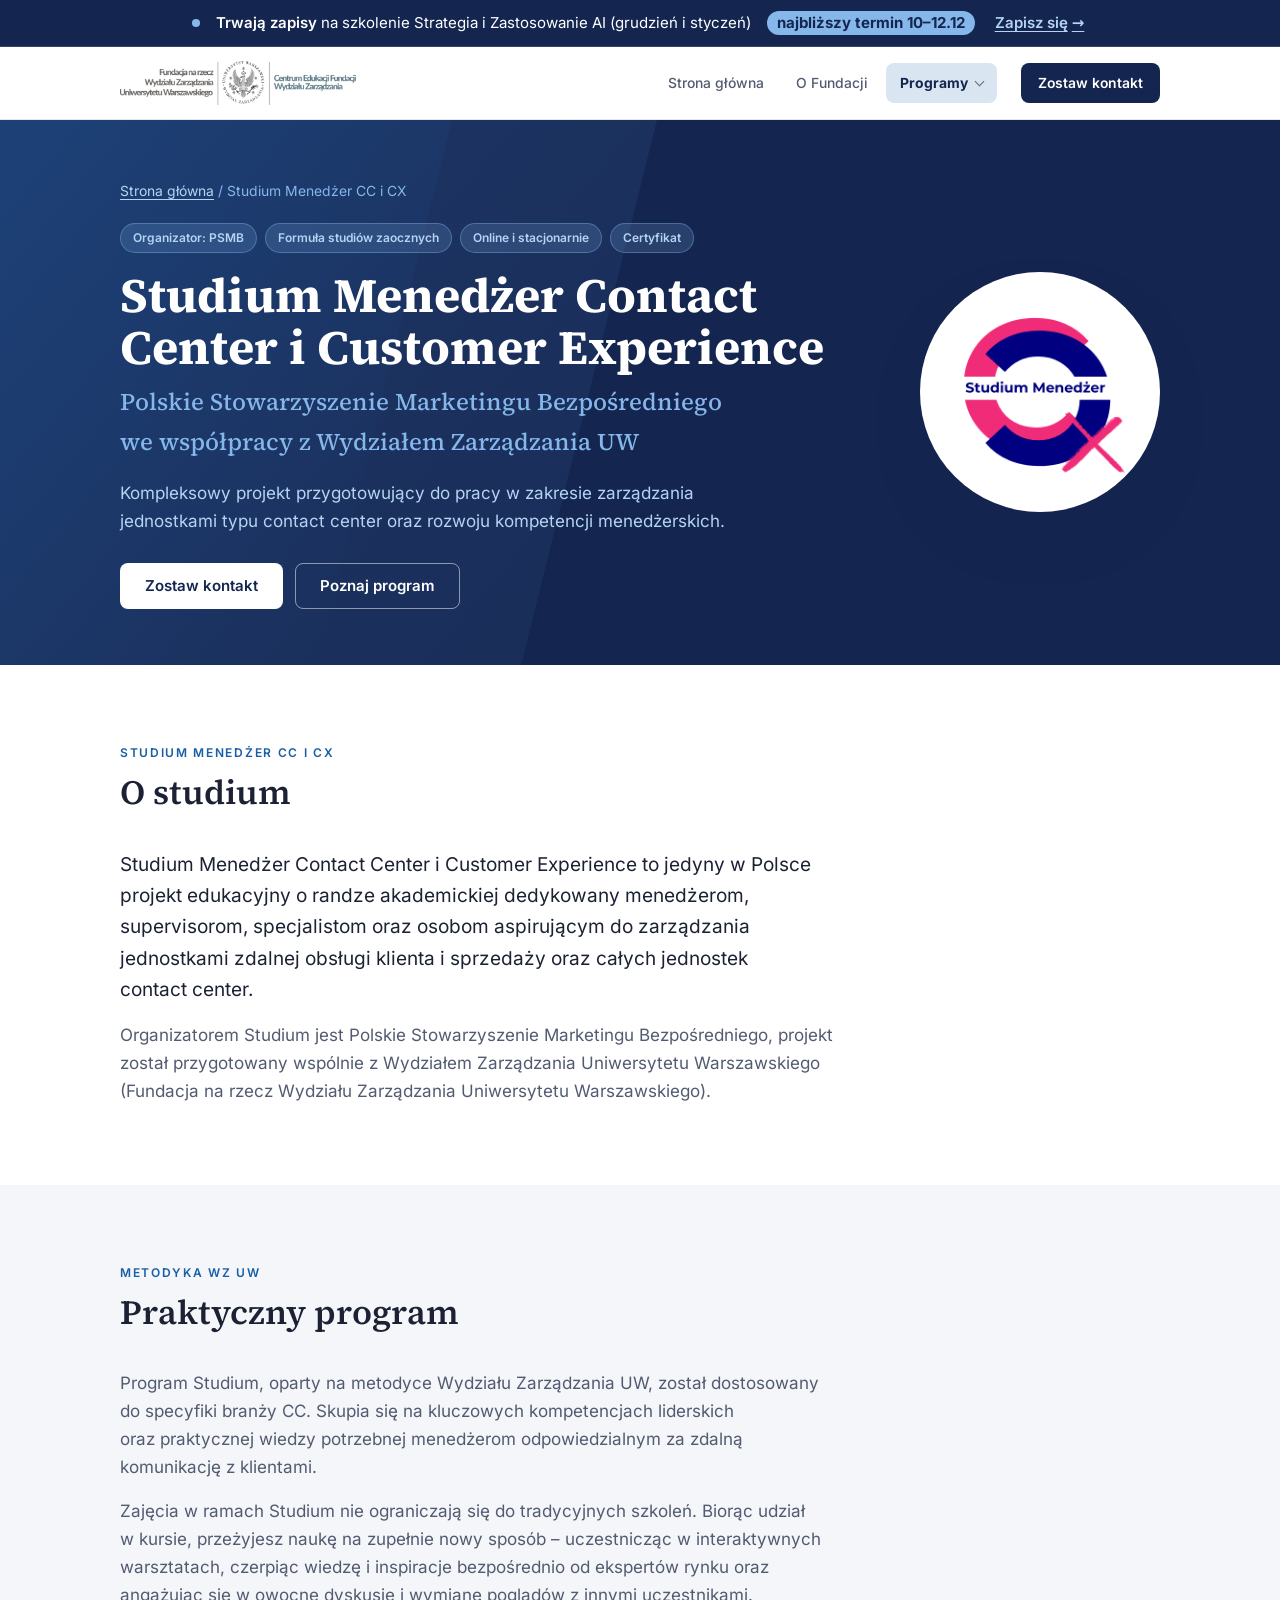
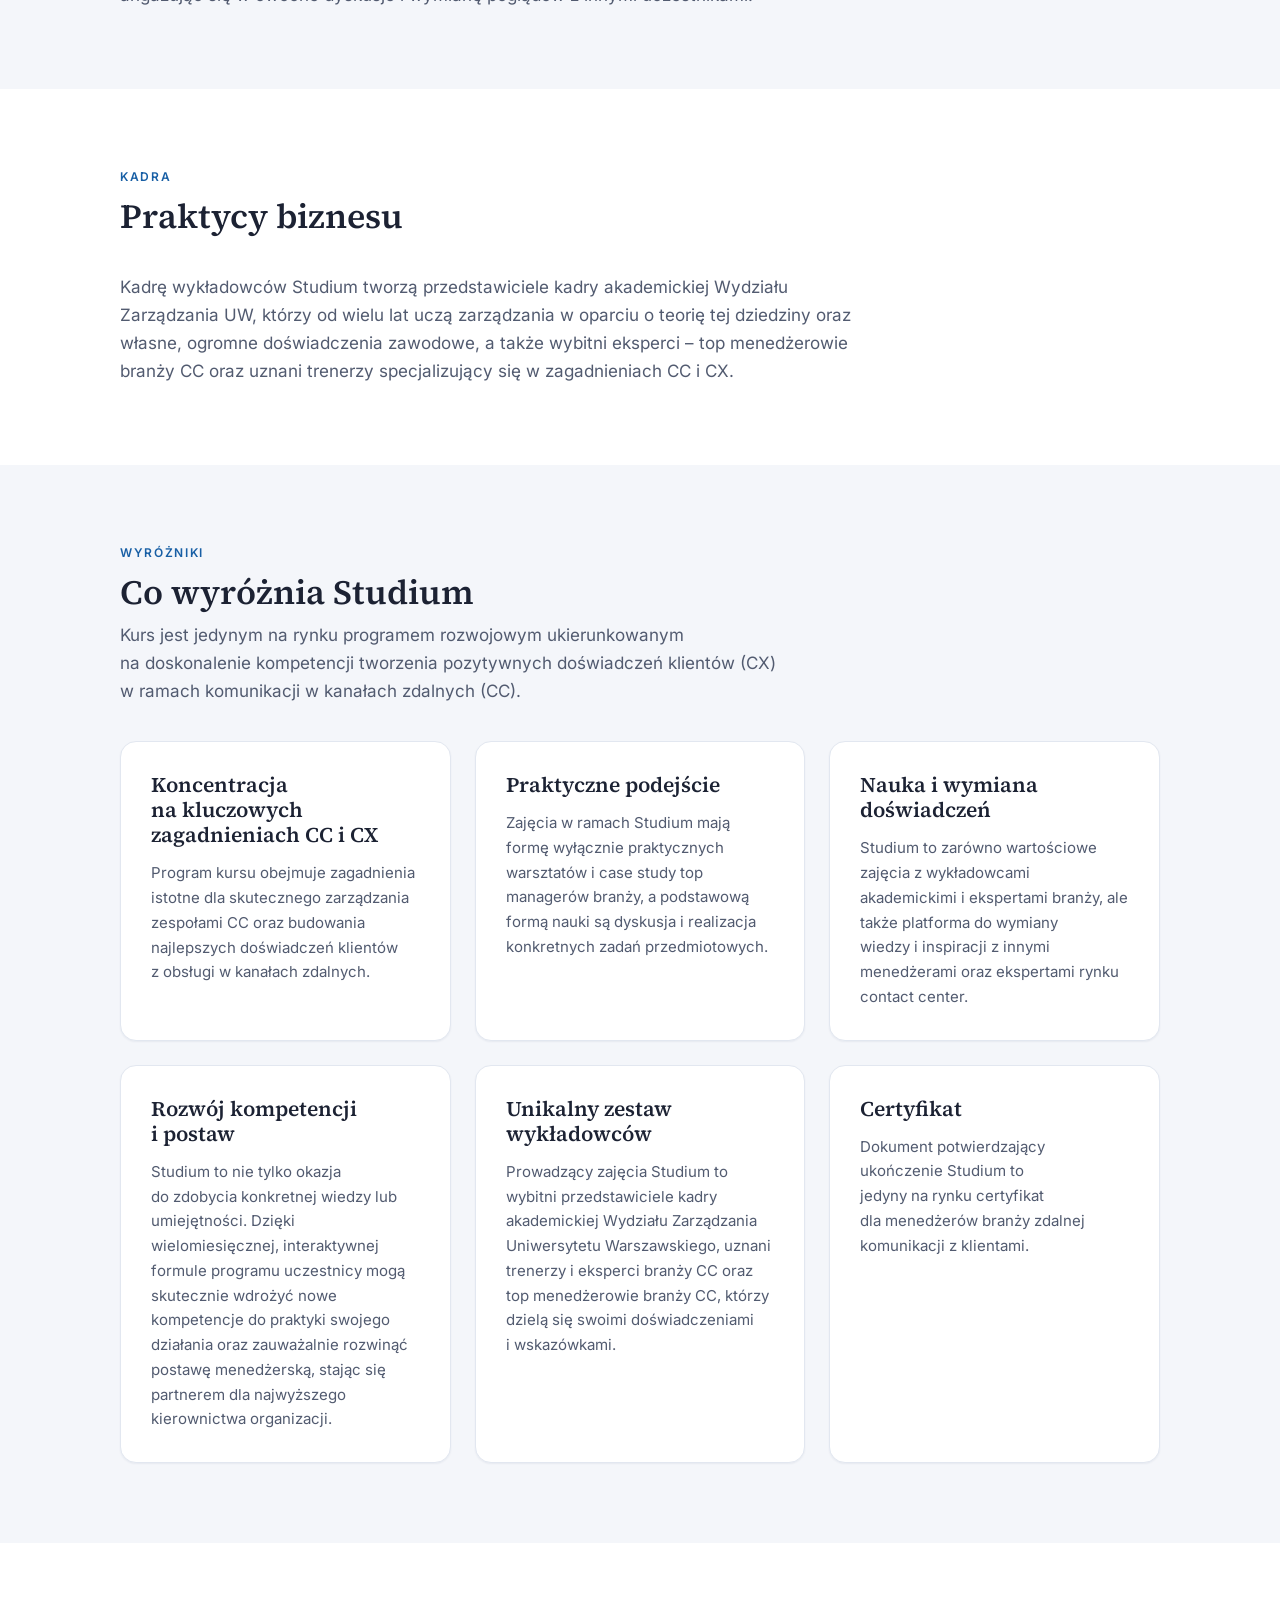
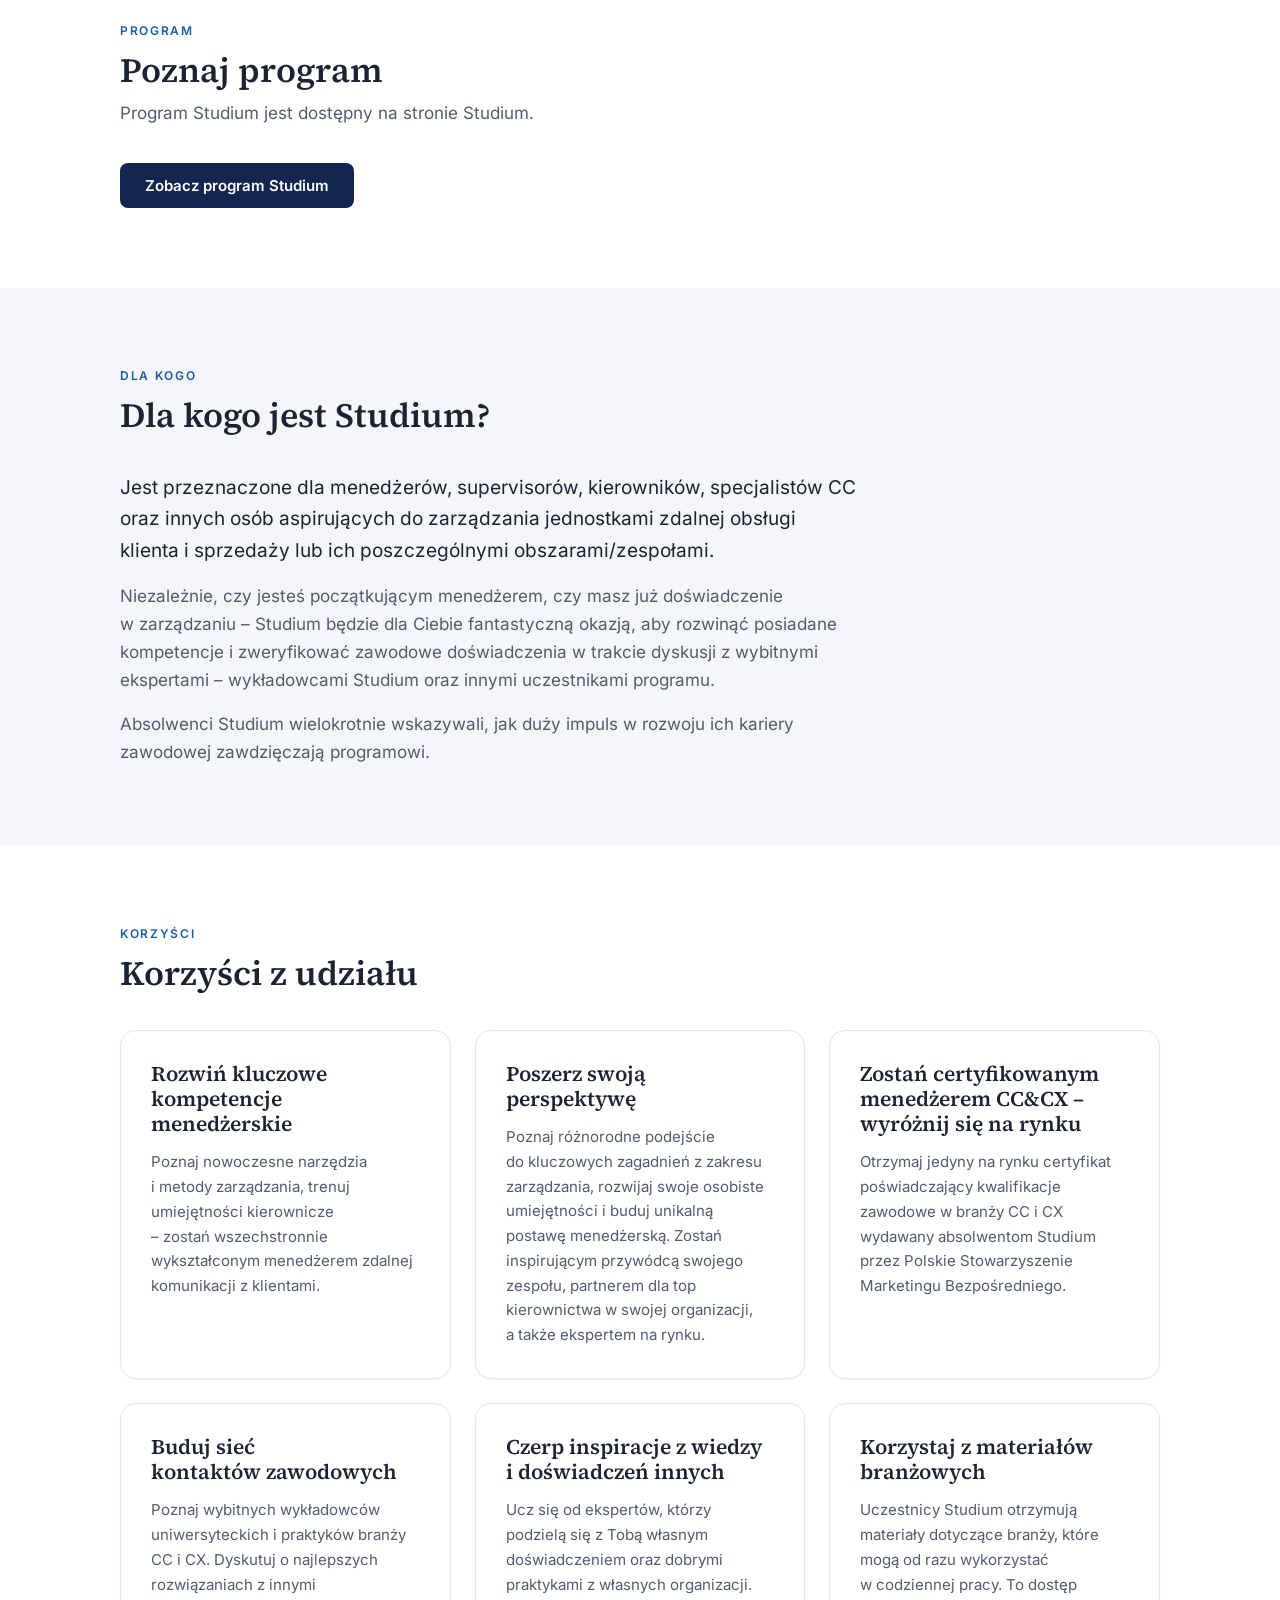
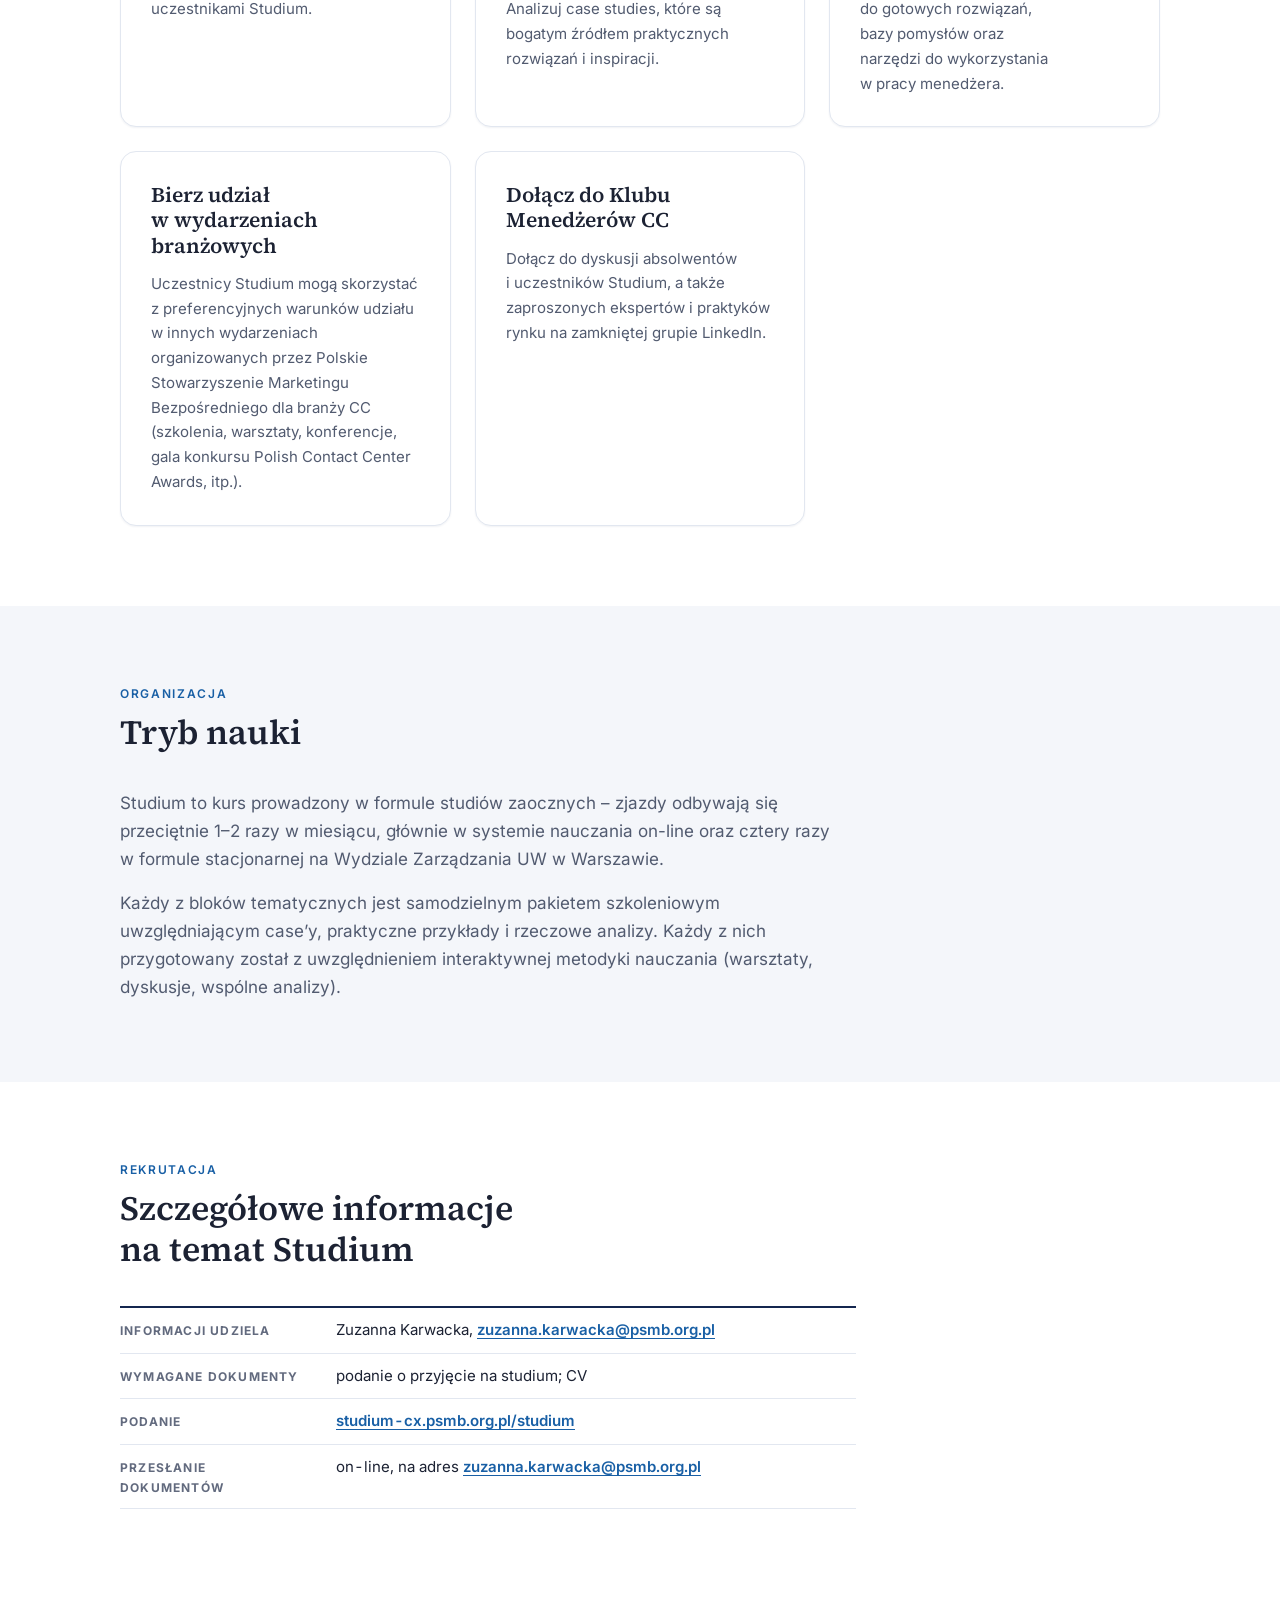
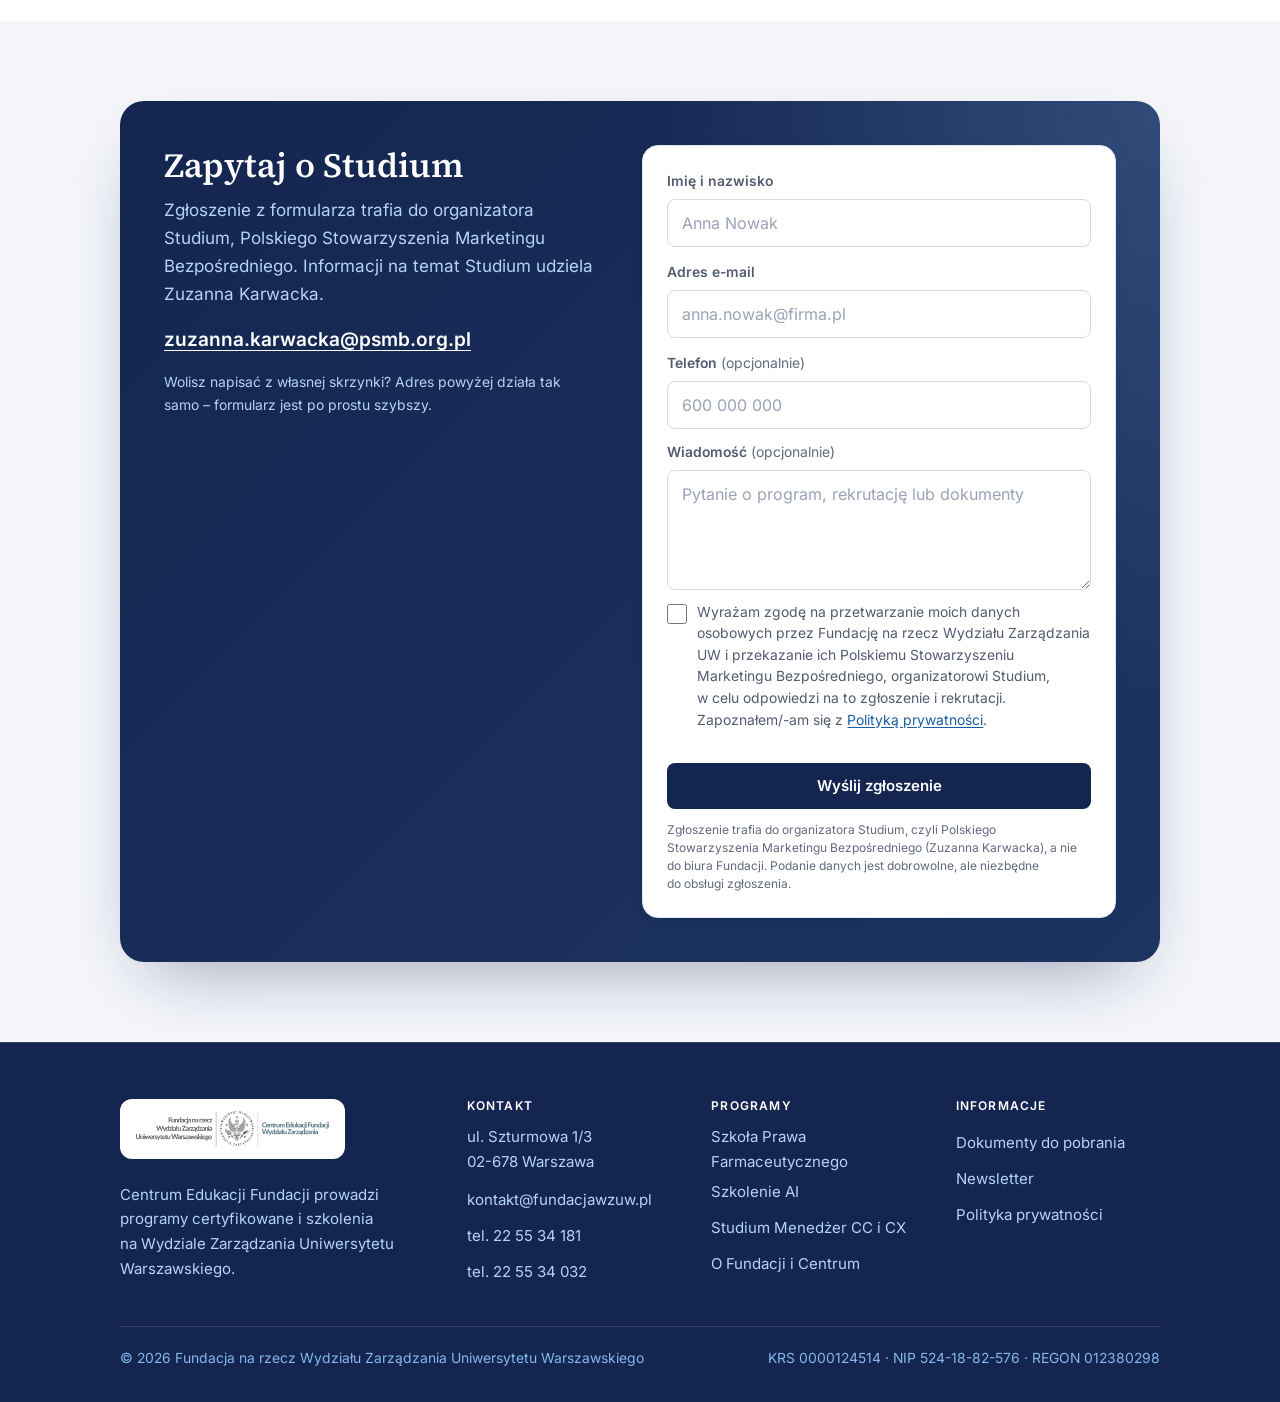
<file: studium-menedzer-cc-cx.html>
<!DOCTYPE html>
<html lang="pl">
<head>
<meta charset="UTF-8">
<meta name="viewport" content="width=device-width, initial-scale=1, viewport-fit=cover">
<meta name="theme-color" content="#14264F">
<title>Studium Mened&#380;er Contact Center i Customer Experience &ndash; Fundacja WZ UW</title>
<meta name="description" content="Studium Mened&#380;er CC i CX: jedyny w Polsce projekt edukacyjny o randze akademickiej dla mened&#380;er&oacute;w contact center. Organizator: PSMB, we wsp&oacute;&#322;pracy z Wydzia&#322;em Zarz&#261;dzania UW.">
<link rel="canonical" href="https://fundacjawzuw.pl/studium-menedzer-cc-cx.html">
<meta property="og:type" content="website">
<meta property="og:site_name" content="Centrum Edukacji Fundacji Wydzia&#322;u Zarz&#261;dzania UW">
<meta property="og:locale" content="pl_PL">
<meta property="og:title" content="Studium Mened&#380;er Contact Center i Customer Experience &ndash; Fundacja WZ UW">
<meta property="og:description" content="Studium Mened&#380;er CC i CX: jedyny w Polsce projekt edukacyjny o randze akademickiej dla mened&#380;er&oacute;w contact center. Organizator: PSMB, we wsp&oacute;&#322;pracy z Wydzia&#322;em Zarz&#261;dzania UW.">
<meta property="og:url" content="https://fundacjawzuw.pl/studium-menedzer-cc-cx.html">
<meta property="og:image" content="https://fundacjawzuw.pl/assets/img/og-default.png">
<meta property="og:image:width" content="1200">
<meta property="og:image:height" content="630">
<meta property="og:image:alt" content="Centrum Edukacji Fundacji Wydzia&#322;u Zarz&#261;dzania Uniwersytetu Warszawskiego">
<meta name="twitter:card" content="summary_large_image">
<meta name="twitter:title" content="Studium Mened&#380;er Contact Center i Customer Experience &ndash; Fundacja WZ UW">
<meta name="twitter:description" content="Studium Mened&#380;er CC i CX: jedyny w Polsce projekt edukacyjny o randze akademickiej dla mened&#380;er&oacute;w contact center. Organizator: PSMB, we wsp&oacute;&#322;pracy z Wydzia&#322;em Zarz&#261;dzania UW.">
<meta name="twitter:image" content="https://fundacjawzuw.pl/assets/img/og-default.png">
<link rel="preload" href="assets/fonts/inter-latin.woff2" as="font" type="font/woff2" crossorigin>
<link rel="preload" href="assets/fonts/inter-latin-ext.woff2" as="font" type="font/woff2" crossorigin>
<link rel="preload" href="assets/fonts/source-serif-4-latin.woff2" as="font" type="font/woff2" crossorigin>
<link rel="preload" href="assets/fonts/source-serif-4-latin-ext.woff2" as="font" type="font/woff2" crossorigin>
<link rel="stylesheet" href="assets/css/site.css">
<link rel="icon" href="favicon.ico" sizes="32x32">
<link rel="icon" href="assets/img/icon-192.png" type="image/png" sizes="192x192">
<link rel="apple-touch-icon" href="assets/img/apple-touch-icon.png">
<link rel="manifest" href="site.webmanifest">
<script src="assets/js/site.js" defer></script>
<script type="application/ld+json">
{
  "@context": "https://schema.org",
  "@type": "Course",
  "name": "Studium Mened&#380;er Contact Center i Customer Experience",
  "description": "Kompleksowy projekt przygotowuj&#261;cy do pracy w zakresie zarz&#261;dzania jednostkami typu contact center oraz rozwoju kompetencji mened&#380;erskich.",
  "url": "https://fundacjawzuw.pl/studium-menedzer-cc-cx.html",
  "inLanguage": "pl",
  "provider": {
    "@type": "Organization",
    "name": "Polskie Stowarzyszenie Marketingu Bezpo&#347;redniego"
  }
}
</script>
<script type="application/ld+json">
{
  "@context": "https://schema.org",
  "@type": "BreadcrumbList",
  "itemListElement": [
    { "@type": "ListItem", "position": 1, "name": "Strona g&#322;&oacute;wna", "item": "https://fundacjawzuw.pl/" },
    { "@type": "ListItem", "position": 2, "name": "Studium Mened&#380;er CC i CX", "item": "https://fundacjawzuw.pl/studium-menedzer-cc-cx.html" }
  ]
}
</script>
</head>
<body>
<a class="skip-link" href="#tresc">Przejd&#378; do&nbsp;tre&#347;ci</a>

<div class="enroll-bar">
  <div class="wrap enroll-in">
    <span class="dot" aria-hidden="true"></span>
    <span><strong>Trwaj&#261; zapisy</strong> na&nbsp;szkolenie Strategia i&nbsp;Zastosowanie AI <span class="edition">(grudzie&#324; i&nbsp;stycze&#324;)</span></span>
    <span class="date">najbli&#380;szy termin 10&ndash;12.12</span>
    <a class="go" href="szkolenie-ai.html#zapis">Zapisz si&#281; <span aria-hidden="true">&rarr;</span></a>
  </div>
</div>

<header class="topbar">
  <div class="wrap topbar-in">
    <a class="topbar-logo" href="index.html" aria-label="Fundacja na rzecz Wydzia&#322;u Zarz&#261;dzania UW &ndash; strona g&#322;&oacute;wna">
      <picture>
        <source media="(max-width: 44.9375em)" srcset="assets/img/logo-compact.png" width="463" height="134">
        <img src="assets/img/logo-fundacja.png" width="720" height="134" decoding="async" alt="Fundacja na rzecz Wydzia&#322;u Zarz&#261;dzania UW &middot; Centrum Edukacji Fundacji">
      </picture>
    </a>
    <nav class="nav-desktop" aria-label="Nawigacja g&#322;&oacute;wna">
      <a href="index.html">Strona g&#322;&oacute;wna</a>
      <a href="o-fundacji.html">O&nbsp;Fundacji</a>
      <div class="navdrop">
        <button class="navdrop-btn" type="button" aria-expanded="false" aria-controls="navdrop-panel" aria-current="true">Programy</button>
        <div id="navdrop-panel" class="navdrop-panel">
          <p class="navdrop-label">Rok akademicki 2026/2027</p>
          <a href="szkola-prawa-farmaceutycznego.html"><span class="t">Szko&#322;a Prawa Farmaceutycznego</span><span class="s">Edycja III &middot; zjazdy weekendowe</span></a>
          <a href="szkolenie-ai.html"><span class="t">Strategia i&nbsp;Zastosowanie AI w&nbsp;Procesach Biznesowych</span><span class="s">Grudzie&#324; i&nbsp;stycze&#324; &middot; 16 godzin</span></a>
          <a href="studium-menedzer-cc-cx.html" aria-current="page"><span class="t">Studium Mened&#380;er Contact Center i&nbsp;Customer Experience</span><span class="s">Organizator: PSMB &middot; online i&nbsp;stacjonarnie</span></a>
        </div>
      </div>
    </nav>
    <a class="btn btn-primary btn-sm topbar-cta" href="#zapis">Zostaw kontakt</a>
    <button class="menu-btn" type="button" aria-expanded="false" aria-controls="mnav">
      <span class="bars" aria-hidden="true"></span>
      <span>Menu</span>
    </button>
  </div>
  <nav id="mnav" class="mnav" aria-label="Menu mobilne">
    <div class="mnav-in">
      <div class="mnav-list">
        <a href="index.html">Strona g&#322;&oacute;wna</a>
        <a href="o-fundacji.html">O&nbsp;Fundacji</a>
        <div class="mnav-group" role="group" aria-labelledby="mnav-programy">
          <span id="mnav-programy" class="mnav-label">Programy</span>
          <a href="szkola-prawa-farmaceutycznego.html">Szko&#322;a Prawa Farmaceutycznego</a>
          <a href="szkolenie-ai.html">Strategia i&nbsp;Zastosowanie AI w&nbsp;Procesach Biznesowych</a>
          <a href="studium-menedzer-cc-cx.html" aria-current="page">Studium Mened&#380;er Contact Center i&nbsp;Customer Experience</a>
        </div>
        <a class="btn btn-primary" href="#zapis">Zostaw kontakt</a>
      </div>
    </div>
  </nav>
</header>

<main id="tresc">
<section class="bhead">
  <div class="band" aria-hidden="true"></div>
  <div class="band2" aria-hidden="true"></div>
  <div class="wrap bhead-in bhead-split">
    <div>
      <nav class="crumbs" aria-label="&#346;cie&#380;ka nawigacji"><a href="index.html">Strona g&#322;&oacute;wna</a> / Studium Mened&#380;er CC i&nbsp;CX</nav>
      <div class="tagrow"><span class="tag">Organizator: PSMB</span><span class="tag">Formu&#322;a studi&oacute;w zaocznych</span><span class="tag">Online i&nbsp;stacjonarnie</span><span class="tag">Certyfikat</span></div>
      <h1>Studium Mened&#380;er Contact Center i&nbsp;Customer Experience</h1>
      <p class="sub">Polskie Stowarzyszenie Marketingu Bezpo&#347;redniego we&nbsp;wsp&oacute;&#322;pracy z&nbsp;Wydzia&#322;em Zarz&#261;dzania UW</p>
      <p class="lead">Kompleksowy projekt przygotowuj&#261;cy do&nbsp;pracy w&nbsp;zakresie zarz&#261;dzania jednostkami typu contact center oraz rozwoju kompetencji mened&#380;erskich.</p>
      <div class="section-cta">
        <a class="btn btn-light" href="#zapis">Zostaw kontakt</a>
        <a class="btn btn-ghost" href="https://www.studium-cx.psmb.org.pl/" target="_blank" rel="noopener">Poznaj program</a>
      </div>
    </div>
    <img class="bhead-logo" src="assets/img/studium-cx-logo.png" width="500" height="500" decoding="async" alt="">
  </div>
</section>

<section>
  <div class="wrap">
    <div class="sec-head">
      <span class="eyebrow">Studium Mened&#380;er CC i&nbsp;CX</span>
      <h2>O&nbsp;studium</h2>
    </div>
    <div class="prose">
      <p class="lede">Studium Mened&#380;er Contact Center i&nbsp;Customer Experience to jedyny w&nbsp;Polsce projekt edukacyjny o&nbsp;randze akademickiej dedykowany mened&#380;erom, supervisorom, specjalistom oraz osobom aspiruj&#261;cym do&nbsp;zarz&#261;dzania jednostkami zdalnej obs&#322;ugi klienta i&nbsp;sprzeda&#380;y oraz ca&#322;ych jednostek contact center.</p>
      <p>Organizatorem Studium jest Polskie Stowarzyszenie Marketingu Bezpo&#347;redniego, projekt zosta&#322; przygotowany wsp&oacute;lnie z&nbsp;Wydzia&#322;em Zarz&#261;dzania Uniwersytetu Warszawskiego (Fundacja na&nbsp;rzecz Wydzia&#322;u Zarz&#261;dzania Uniwersytetu Warszawskiego).</p>
    </div>
  </div>
</section>

<section class="alt">
  <div class="wrap">
    <div class="sec-head">
      <span class="eyebrow">Metodyka WZ UW</span>
      <h2>Praktyczny program</h2>
    </div>
    <div class="prose">
      <p>Program Studium, oparty na&nbsp;metodyce Wydzia&#322;u Zarz&#261;dzania UW, zosta&#322; dostosowany do&nbsp;specyfiki bran&#380;y CC. Skupia si&#281; na&nbsp;kluczowych kompetencjach liderskich oraz praktycznej wiedzy potrzebnej mened&#380;erom odpowiedzialnym za&nbsp;zdaln&#261; komunikacj&#281; z&nbsp;klientami.</p>
      <p>Zaj&#281;cia w&nbsp;ramach Studium nie ograniczaj&#261; si&#281; do&nbsp;tradycyjnych szkole&#324;. Bior&#261;c udzia&#322; w&nbsp;kursie, prze&#380;yjesz nauk&#281; na&nbsp;zupe&#322;nie nowy spos&oacute;b &ndash; uczestnicz&#261;c w&nbsp;interaktywnych warsztatach, czerpi&#261;c wiedz&#281; i&nbsp;inspiracje bezpo&#347;rednio od&nbsp;ekspert&oacute;w rynku oraz anga&#380;uj&#261;c si&#281; w&nbsp;owocne dyskusje i&nbsp;wymian&#281; pogl&#261;d&oacute;w z&nbsp;innymi uczestnikami.</p>
    </div>
  </div>
</section>

<section>
  <div class="wrap">
    <div class="sec-head">
      <span class="eyebrow">Kadra</span>
      <h2>Praktycy biznesu</h2>
    </div>
    <div class="prose">
      <p>Kadr&#281; wyk&#322;adowc&oacute;w Studium tworz&#261; przedstawiciele kadry akademickiej Wydzia&#322;u Zarz&#261;dzania UW, kt&oacute;rzy od&nbsp;wielu lat ucz&#261; zarz&#261;dzania w&nbsp;oparciu o&nbsp;teori&#281; tej dziedziny oraz w&#322;asne, ogromne do&#347;wiadczenia zawodowe, a&nbsp;tak&#380;e wybitni eksperci &ndash; top mened&#380;erowie bran&#380;y CC oraz uznani trenerzy specjalizuj&#261;cy si&#281; w&nbsp;zagadnieniach CC i&nbsp;CX.</p>
    </div>
  </div>
</section>

<section class="alt">
  <div class="wrap">
    <div class="sec-head">
      <span class="eyebrow">Wyr&oacute;&#380;niki</span>
      <h2>Co wyr&oacute;&#380;nia Studium</h2>
      <p>Kurs jest jedynym na&nbsp;rynku programem rozwojowym ukierunkowanym na&nbsp;doskonalenie kompetencji tworzenia pozytywnych do&#347;wiadcze&#324; klient&oacute;w (CX) w&nbsp;ramach komunikacji w&nbsp;kana&#322;ach zdalnych (CC).</p>
    </div>
    <div class="cards">
      <article class="card"><h3>Koncentracja na&nbsp;kluczowych zagadnieniach CC i&nbsp;CX</h3><p class="desc">Program kursu obejmuje zagadnienia istotne dla&nbsp;skutecznego zarz&#261;dzania zespo&#322;ami CC oraz budowania najlepszych do&#347;wiadcze&#324; klient&oacute;w z&nbsp;obs&#322;ugi w&nbsp;kana&#322;ach zdalnych.</p></article>
      <article class="card"><h3>Praktyczne podej&#347;cie</h3><p class="desc">Zaj&#281;cia w&nbsp;ramach Studium maj&#261; form&#281; wy&#322;&#261;cznie praktycznych warsztat&oacute;w i&nbsp;case study top manager&oacute;w bran&#380;y, a&nbsp;podstawow&#261; form&#261; nauki s&#261; dyskusja i&nbsp;realizacja konkretnych zada&#324; przedmiotowych.</p></article>
      <article class="card"><h3>Nauka i&nbsp;wymiana do&#347;wiadcze&#324;</h3><p class="desc">Studium to zar&oacute;wno warto&#347;ciowe zaj&#281;cia z&nbsp;wyk&#322;adowcami akademickimi i&nbsp;ekspertami bran&#380;y, ale tak&#380;e platforma do&nbsp;wymiany wiedzy i&nbsp;inspiracji z&nbsp;innymi mened&#380;erami oraz ekspertami rynku contact center.</p></article>
      <article class="card"><h3>Rozw&oacute;j kompetencji i&nbsp;postaw</h3><p class="desc">Studium to nie tylko okazja do&nbsp;zdobycia konkretnej wiedzy lub umiej&#281;tno&#347;ci. Dzi&#281;ki wielomiesi&#281;cznej, interaktywnej formule programu uczestnicy mog&#261; skutecznie wdro&#380;y&#263; nowe kompetencje do&nbsp;praktyki swojego dzia&#322;ania oraz zauwa&#380;alnie rozwin&#261;&#263; postaw&#281; mened&#380;ersk&#261;, staj&#261;c si&#281; partnerem dla&nbsp;najwy&#380;szego kierownictwa organizacji.</p></article>
      <article class="card"><h3>Unikalny zestaw wyk&#322;adowc&oacute;w</h3><p class="desc">Prowadz&#261;cy zaj&#281;cia Studium to wybitni przedstawiciele kadry akademickiej Wydzia&#322;u Zarz&#261;dzania Uniwersytetu Warszawskiego, uznani trenerzy i&nbsp;eksperci bran&#380;y CC oraz top mened&#380;erowie bran&#380;y CC, kt&oacute;rzy dziel&#261; si&#281; swoimi do&#347;wiadczeniami i&nbsp;wskaz&oacute;wkami.</p></article>
      <article class="card"><h3>Certyfikat</h3><p class="desc">Dokument potwierdzaj&#261;cy uko&#324;czenie Studium to jedyny na&nbsp;rynku certyfikat dla&nbsp;mened&#380;er&oacute;w bran&#380;y zdalnej komunikacji z&nbsp;klientami.</p></article>
    </div>
  </div>
</section>

<section id="program">
  <div class="wrap">
    <div class="sec-head">
      <span class="eyebrow">Program</span>
      <h2>Poznaj program</h2>
      <p>Program Studium jest dost&#281;pny na&nbsp;stronie Studium.</p>
    </div>
    <div class="section-cta">
      <a class="btn btn-primary" href="https://www.studium-cx.psmb.org.pl/" target="_blank" rel="noopener">Zobacz program Studium</a>
    </div>
  </div>
</section>

<section class="alt">
  <div class="wrap">
    <div class="sec-head">
      <span class="eyebrow">Dla&nbsp;kogo</span>
      <h2>Dla&nbsp;kogo jest Studium?</h2>
    </div>
    <div class="prose">
      <p class="lede">Jest przeznaczone dla&nbsp;mened&#380;er&oacute;w, supervisor&oacute;w, kierownik&oacute;w, specjalist&oacute;w CC oraz innych os&oacute;b aspiruj&#261;cych do&nbsp;zarz&#261;dzania jednostkami zdalnej obs&#322;ugi klienta i&nbsp;sprzeda&#380;y lub ich poszczeg&oacute;lnymi obszarami/zespo&#322;ami.</p>
      <p>Niezale&#380;nie, czy jeste&#347; pocz&#261;tkuj&#261;cym mened&#380;erem, czy masz ju&#380; do&#347;wiadczenie w&nbsp;zarz&#261;dzaniu &ndash; Studium b&#281;dzie dla&nbsp;Ciebie fantastyczn&#261; okazj&#261;, aby rozwin&#261;&#263; posiadane kompetencje i&nbsp;zweryfikowa&#263; zawodowe do&#347;wiadczenia w&nbsp;trakcie dyskusji z&nbsp;wybitnymi ekspertami &ndash; wyk&#322;adowcami Studium oraz innymi uczestnikami programu.</p>
      <p>Absolwenci Studium wielokrotnie wskazywali, jak du&#380;y impuls w&nbsp;rozwoju ich kariery zawodowej zawdzi&#281;czaj&#261; programowi.</p>
    </div>
  </div>
</section>

<section>
  <div class="wrap">
    <div class="sec-head">
      <span class="eyebrow">Korzy&#347;ci</span>
      <h2>Korzy&#347;ci z&nbsp;udzia&#322;u</h2>
    </div>
    <div class="cards">
      <article class="card"><h3>Rozwi&#324; kluczowe kompetencje mened&#380;erskie</h3><p class="desc">Poznaj nowoczesne narz&#281;dzia i&nbsp;metody zarz&#261;dzania, trenuj umiej&#281;tno&#347;ci kierownicze &ndash; zosta&#324; wszechstronnie wykszta&#322;conym mened&#380;erem zdalnej komunikacji z&nbsp;klientami.</p></article>
      <article class="card"><h3>Poszerz swoj&#261; perspektyw&#281;</h3><p class="desc">Poznaj r&oacute;&#380;norodne podej&#347;cie do&nbsp;kluczowych zagadnie&#324; z&nbsp;zakresu zarz&#261;dzania, rozwijaj swoje osobiste umiej&#281;tno&#347;ci i&nbsp;buduj unikaln&#261; postaw&#281; mened&#380;ersk&#261;. Zosta&#324; inspiruj&#261;cym przyw&oacute;dc&#261; swojego zespo&#322;u, partnerem dla&nbsp;top kierownictwa w&nbsp;swojej organizacji, a&nbsp;tak&#380;e ekspertem na&nbsp;rynku.</p></article>
      <article class="card"><h3>Zosta&#324; certyfikowanym mened&#380;erem CC&amp;CX &ndash; wyr&oacute;&#380;nij si&#281; na&nbsp;rynku</h3><p class="desc">Otrzymaj jedyny na&nbsp;rynku certyfikat po&#347;wiadczaj&#261;cy kwalifikacje zawodowe w&nbsp;bran&#380;y CC i&nbsp;CX wydawany absolwentom Studium przez Polskie Stowarzyszenie Marketingu Bezpo&#347;redniego.</p></article>
      <article class="card"><h3>Buduj sie&#263; kontakt&oacute;w zawodowych</h3><p class="desc">Poznaj wybitnych wyk&#322;adowc&oacute;w uniwersyteckich i&nbsp;praktyk&oacute;w bran&#380;y CC i&nbsp;CX. Dyskutuj o&nbsp;najlepszych rozwi&#261;zaniach z&nbsp;innymi uczestnikami Studium.</p></article>
      <article class="card"><h3>Czerp inspiracje z&nbsp;wiedzy i&nbsp;do&#347;wiadcze&#324; innych</h3><p class="desc">Ucz si&#281; od&nbsp;ekspert&oacute;w, kt&oacute;rzy podziel&#261; si&#281; z&nbsp;Tob&#261; w&#322;asnym do&#347;wiadczeniem oraz dobrymi praktykami z&nbsp;w&#322;asnych organizacji. Analizuj case studies, kt&oacute;re s&#261; bogatym &#378;r&oacute;d&#322;em praktycznych rozwi&#261;za&#324; i&nbsp;inspiracji.</p></article>
      <article class="card"><h3>Korzystaj z&nbsp;materia&#322;&oacute;w bran&#380;owych</h3><p class="desc">Uczestnicy Studium otrzymuj&#261; materia&#322;y dotycz&#261;ce bran&#380;y, kt&oacute;re mog&#261; od&nbsp;razu wykorzysta&#263; w&nbsp;codziennej pracy. To dost&#281;p do&nbsp;gotowych rozwi&#261;za&#324;, bazy pomys&#322;&oacute;w oraz narz&#281;dzi do&nbsp;wykorzystania w&nbsp;pracy mened&#380;era.</p></article>
      <article class="card"><h3>Bierz udzia&#322; w&nbsp;wydarzeniach bran&#380;owych</h3><p class="desc">Uczestnicy Studium mog&#261; skorzysta&#263; z&nbsp;preferencyjnych warunk&oacute;w udzia&#322;u w&nbsp;innych wydarzeniach organizowanych przez Polskie Stowarzyszenie Marketingu Bezpo&#347;redniego dla&nbsp;bran&#380;y CC (szkolenia, warsztaty, konferencje, gala konkursu Polish Contact Center Awards, itp.).</p></article>
      <article class="card"><h3>Do&#322;&#261;cz do&nbsp;Klubu Mened&#380;er&oacute;w CC</h3><p class="desc">Do&#322;&#261;cz do&nbsp;dyskusji absolwent&oacute;w i&nbsp;uczestnik&oacute;w Studium, a&nbsp;tak&#380;e zaproszonych ekspert&oacute;w i&nbsp;praktyk&oacute;w rynku na&nbsp;zamkni&#281;tej grupie LinkedIn.</p></article>
    </div>
  </div>
</section>

<section class="alt">
  <div class="wrap">
    <div class="sec-head">
      <span class="eyebrow">Organizacja</span>
      <h2>Tryb nauki</h2>
    </div>
    <div class="prose">
      <p>Studium to kurs prowadzony w&nbsp;formule studi&oacute;w zaocznych &ndash; zjazdy odbywaj&#261; si&#281; przeci&#281;tnie 1&ndash;2 razy w&nbsp;miesi&#261;cu, g&#322;&oacute;wnie w&nbsp;systemie nauczania on-line oraz cztery razy w&nbsp;formule stacjonarnej na&nbsp;Wydziale Zarz&#261;dzania UW w&nbsp;Warszawie.</p>
      <p>Ka&#380;dy z&nbsp;blok&oacute;w tematycznych jest samodzielnym pakietem szkoleniowym uwzgl&#281;dniaj&#261;cym case&rsquo;y, praktyczne przyk&#322;ady i&nbsp;rzeczowe analizy. Ka&#380;dy z&nbsp;nich przygotowany zosta&#322; z&nbsp;uwzgl&#281;dnieniem interaktywnej metodyki nauczania (warsztaty, dyskusje, wsp&oacute;lne analizy).</p>
    </div>
  </div>
</section>

<section>
  <div class="wrap">
    <div class="sec-head">
      <span class="eyebrow">Rekrutacja</span>
      <h2>Szczeg&oacute;&#322;owe informacje na&nbsp;temat Studium</h2>
    </div>
    <div class="prose">
      <dl class="facts">
        <div><dt>Informacji udziela</dt><dd>Zuzanna Karwacka, <a class="link" href="mailto:zuzanna.karwacka@psmb.org.pl">zuzanna.karwacka@<wbr>psmb.org.pl</a></dd></div>
        <div><dt>Wymagane dokumenty</dt><dd>podanie o&nbsp;przyj&#281;cie na&nbsp;studium; CV</dd></div>
        <div><dt>Podanie</dt><dd><a class="link" href="https://www.studium-cx.psmb.org.pl/studium" target="_blank" rel="noopener">studium-cx.psmb.org.pl/<wbr>studium</a></dd></div>
        <div><dt>Przes&#322;anie dokument&oacute;w</dt><dd>on-line, na&nbsp;adres <a class="link" href="mailto:zuzanna.karwacka@psmb.org.pl">zuzanna.karwacka@<wbr>psmb.org.pl</a></dd></div>
      </dl>
    </div>
  </div>
</section>

<section id="zapis" class="alt">
  <div class="wrap">
    <div class="enroll-box">
      <div class="enroll-grid">
        <div>
          <h2 id="cx-form-head">Zapytaj o&nbsp;Studium</h2>
          <p>Zg&#322;oszenie z&nbsp;formularza trafia do&nbsp;organizatora Studium, Polskiego Stowarzyszenia Marketingu Bezpo&#347;redniego. Informacji na&nbsp;temat Studium udziela Zuzanna Karwacka.</p>
          <a class="mail" href="mailto:zuzanna.karwacka@psmb.org.pl?subject=Studium%20Mened%C5%BCer%20CC%20i%20CX">zuzanna.karwacka@<wbr>psmb.org.pl</a>
          <p class="alt-note">Wolisz napisa&#263; z&nbsp;w&#322;asnej skrzynki? Adres powy&#380;ej dzia&#322;a tak samo &ndash; formularz jest po&nbsp;prostu szybszy.</p>
        </div>
      <form class="form" name="zgloszenie-studium" method="POST" action="dziekujemy.html" data-netlify="true" netlify-honeypot="hp" data-form aria-labelledby="cx-form-head">
        <input type="hidden" name="form-name" value="zgloszenie-studium">
        <input type="hidden" name="program" value="Studium Menedzer CC i CX">
        <input type="hidden" name="wersja-zgody" value="2026-11">
        <p class="hp"><label>Zostaw to pole puste <input type="text" name="hp" tabindex="-1" autocomplete="off"></label></p>
        <div class="form-grid">
          <div class="form-row">
            <label class="fl" for="zgloszenie-studium-name">Imi&#281; i&nbsp;nazwisko</label>
            <input id="zgloszenie-studium-name" name="imie_nazwisko" type="text" required autocomplete="name" placeholder="Anna Nowak">
          </div>
          <div class="form-row">
            <label class="fl" for="zgloszenie-studium-email">Adres e-mail</label>
            <input id="zgloszenie-studium-email" name="email" type="email" required autocomplete="email" placeholder="anna.nowak@firma.pl">
          </div>
          <div class="form-row">
            <label class="fl" for="zgloszenie-studium-tel">Telefon <span class="opt">(opcjonalnie)</span></label>
            <input id="zgloszenie-studium-tel" name="telefon" type="tel" autocomplete="tel" placeholder="600 000 000">
          </div>
        </div>
        <div class="form-row">
          <label class="fl" for="zgloszenie-studium-msg">Wiadomo&#347;&#263; <span class="opt">(opcjonalnie)</span></label>
          <textarea id="zgloszenie-studium-msg" name="wiadomosc" rows="4" placeholder="Pytanie o program, rekrutacj&#281; lub dokumenty"></textarea>
        </div>
        <label class="consent">
          <input type="checkbox" name="zgoda_rekrutacja" required>
          <span>Wyra&#380;am zgod&#281; na&nbsp;przetwarzanie moich danych osobowych przez Fundacj&#281; na&nbsp;rzecz Wydzia&#322;u Zarz&#261;dzania UW i&nbsp;przekazanie ich Polskiemu Stowarzyszeniu Marketingu Bezpo&#347;redniego, organizatorowi Studium, w&nbsp;celu odpowiedzi na&nbsp;to zg&#322;oszenie i&nbsp;rekrutacji. Zapozna&#322;em/-am si&#281; z <a href="polityka-prywatnosci.html" target="_blank" rel="noopener">Polityk&#261; prywatno&#347;ci</a>.</span>
        </label>
        <p class="form-msg" data-form-msg tabindex="-1" role="status" aria-live="polite"></p>
        <button class="btn btn-primary btn-block" type="submit">Wy&#347;lij zg&#322;oszenie</button>
        <p class="form-note">Zg&#322;oszenie trafia do&nbsp;organizatora Studium, czyli Polskiego Stowarzyszenia Marketingu Bezpo&#347;redniego (Zuzanna Karwacka), a&nbsp;nie do&nbsp;biura Fundacji. Podanie danych jest dobrowolne, ale niezb&#281;dne do&nbsp;obs&#322;ugi zg&#322;oszenia.</p>
      </form>
      </div>
    </div>
  </div>
</section>
</main>

<footer>
  <div class="wrap">
    <div class="foot">
      <div>
        <span class="foot-logo"><img src="assets/img/logo-fundacja.png" width="720" height="134" loading="lazy" decoding="async" alt="Fundacja na rzecz Wydzia&#322;u Zarz&#261;dzania UW"></span>
        <p class="foot-about">Centrum Edukacji Fundacji prowadzi programy certyfikowane i&nbsp;szkolenia na&nbsp;Wydziale Zarz&#261;dzania Uniwersytetu Warszawskiego.</p>
      </div>
      <div>
        <h2>Kontakt</h2>
        <p>ul. Szturmowa 1/3<br><span class="nowrap">02-678 Warszawa</span></p>
        <div class="foot-list">
          <a href="mailto:kontakt@fundacjawzuw.pl">kontakt@<wbr>fundacjawzuw.pl</a>
          <a href="tel:+48225534181">tel. 22 55 34 181</a>
          <a href="tel:+48225534032">tel. 22 55 34 032</a>
        </div>
      </div>
      <div>
        <h2>Programy</h2>
        <div class="foot-list">
          <a href="szkola-prawa-farmaceutycznego.html">Szko&#322;a Prawa Farmaceutycznego</a>
          <a href="szkolenie-ai.html">Szkolenie AI</a>
          <a href="studium-menedzer-cc-cx.html">Studium Mened&#380;er CC i&nbsp;CX</a>
          <a href="o-fundacji.html">O&nbsp;Fundacji i&nbsp;Centrum</a>
        </div>
      </div>
      <div>
        <h2>Informacje</h2>
        <div class="foot-list">
          <a href="szkola-prawa-farmaceutycznego.html#materialy">Dokumenty do&nbsp;pobrania</a>
          <a href="index.html#newsletter">Newsletter</a>
          <a href="polityka-prywatnosci.html">Polityka prywatno&#347;ci</a>
        </div>
      </div>
    </div>
    <div class="foot-bottom">
      <span>&copy; 2026 Fundacja na&nbsp;rzecz Wydzia&#322;u Zarz&#261;dzania Uniwersytetu Warszawskiego</span>
      <span>KRS 0000124514 &middot; NIP 524-18-82-576 &middot; REGON 012380298</span>
    </div>
  </div>
</footer>
</body>
</html>
</file>
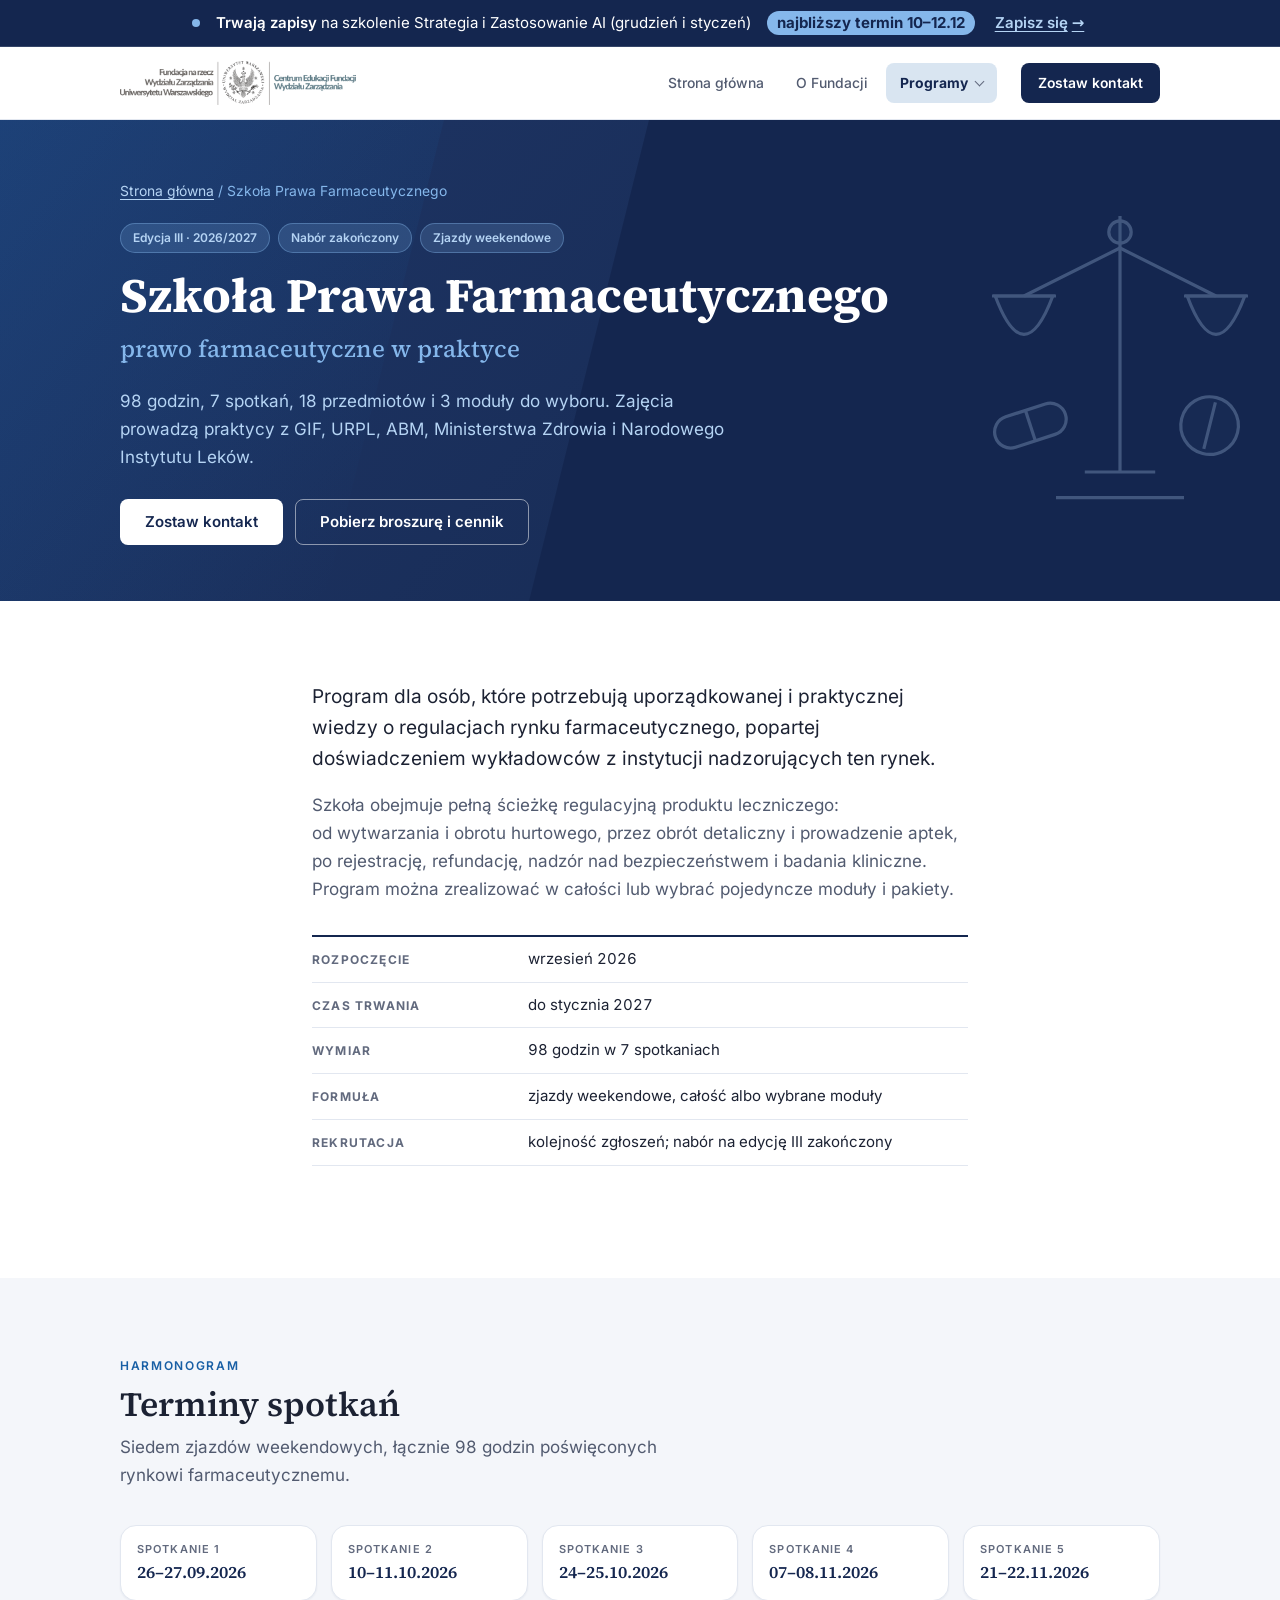
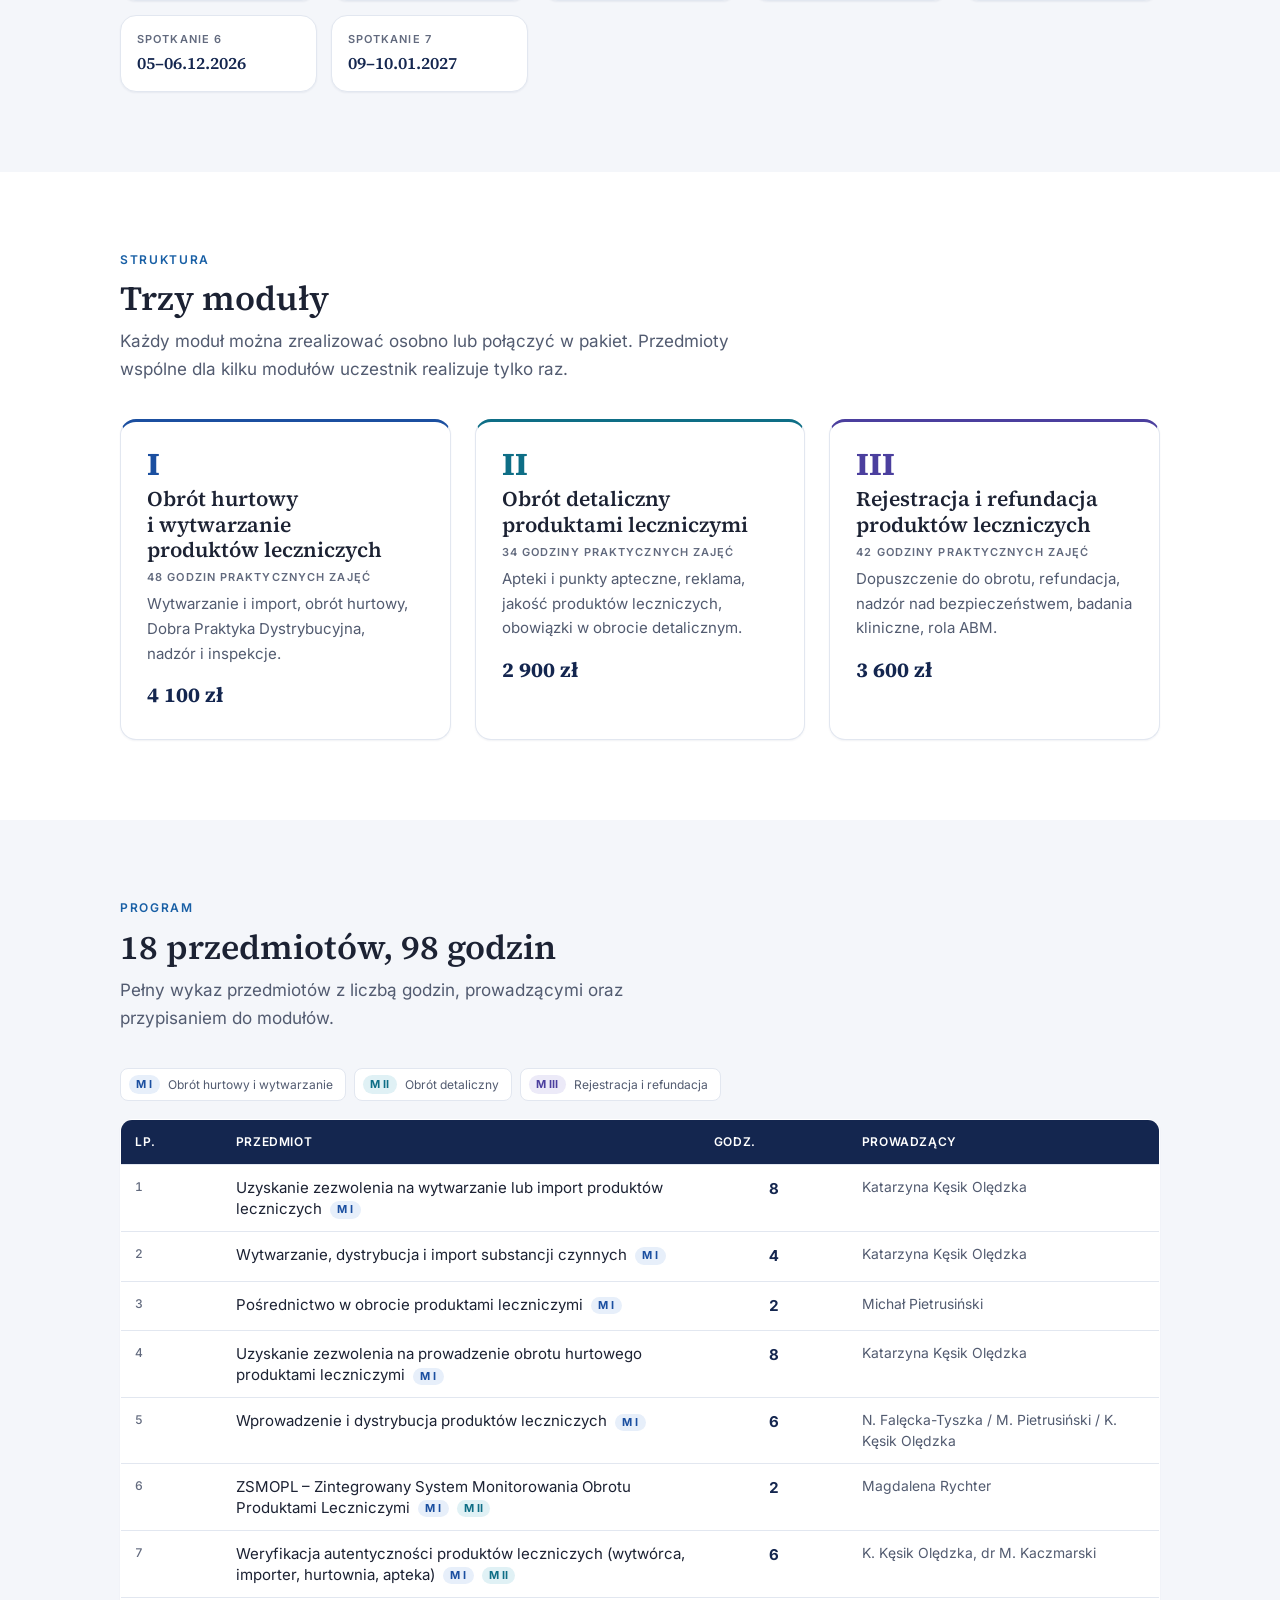
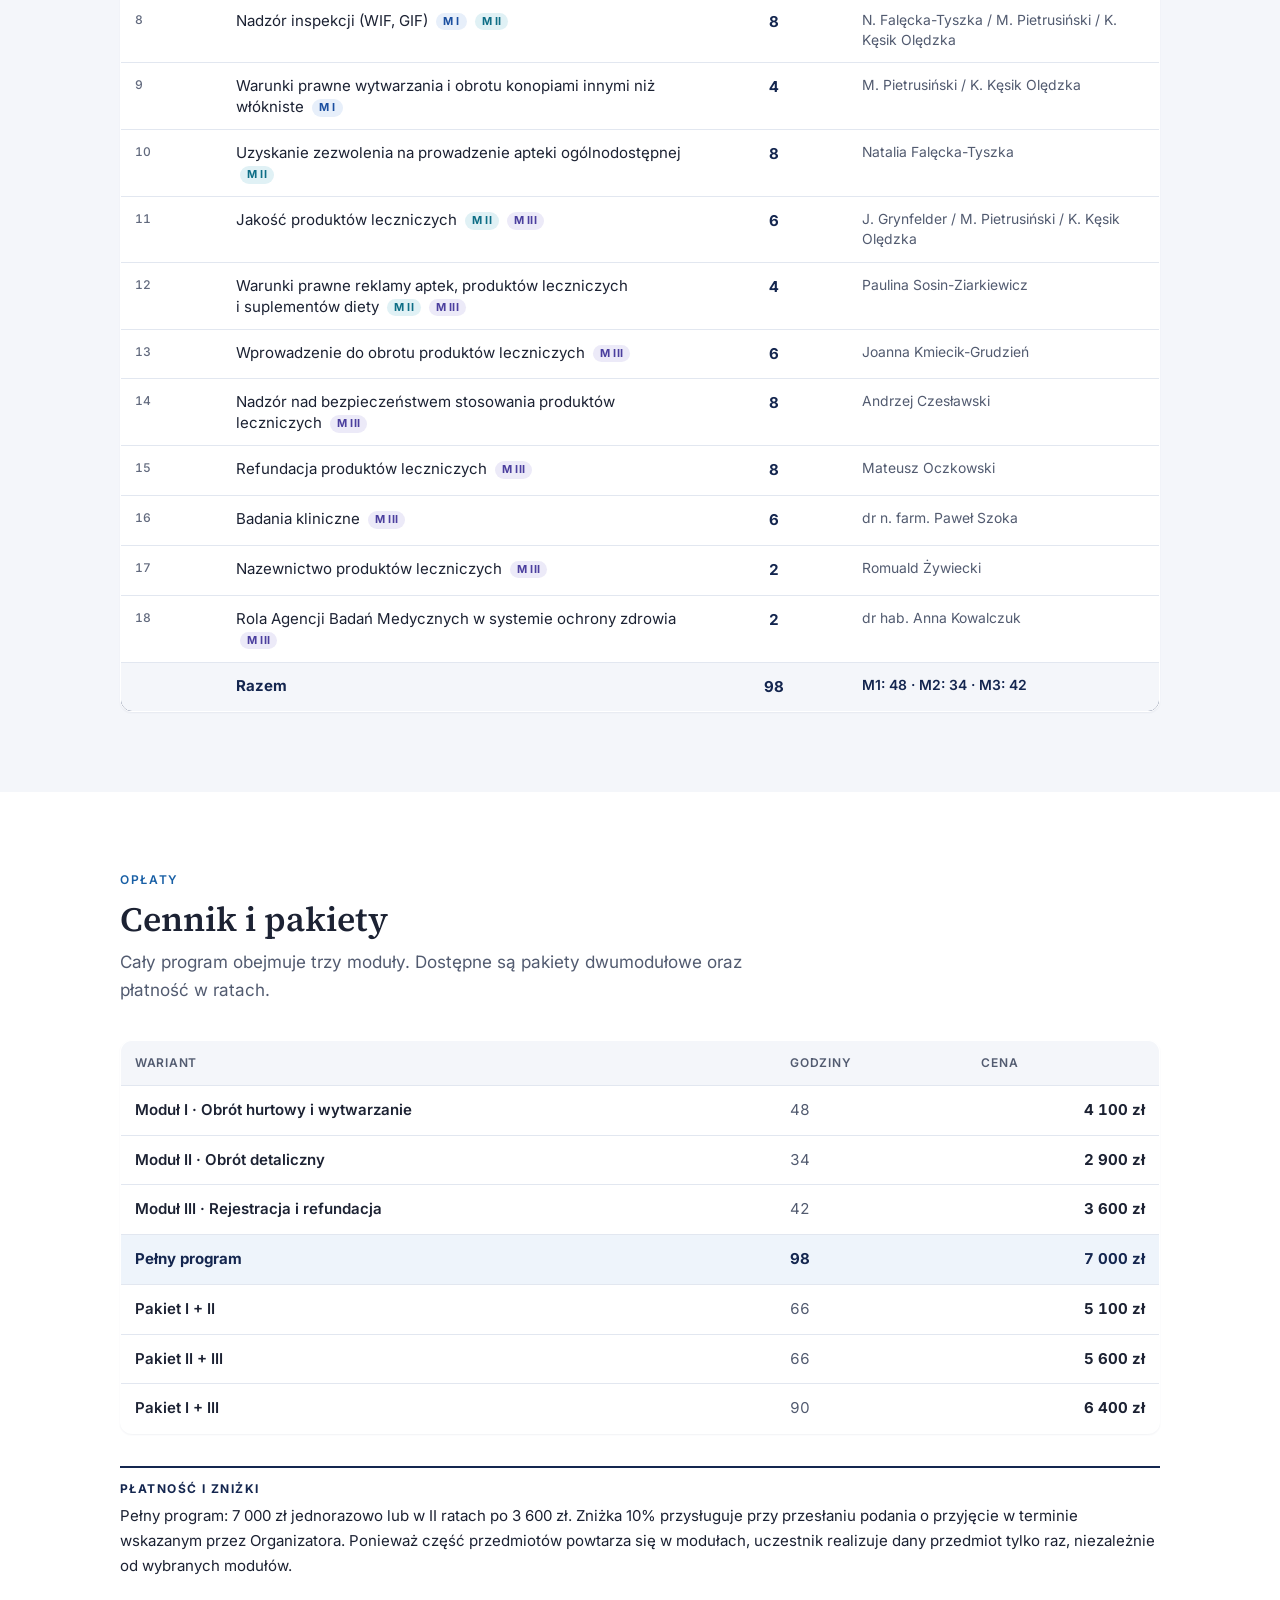
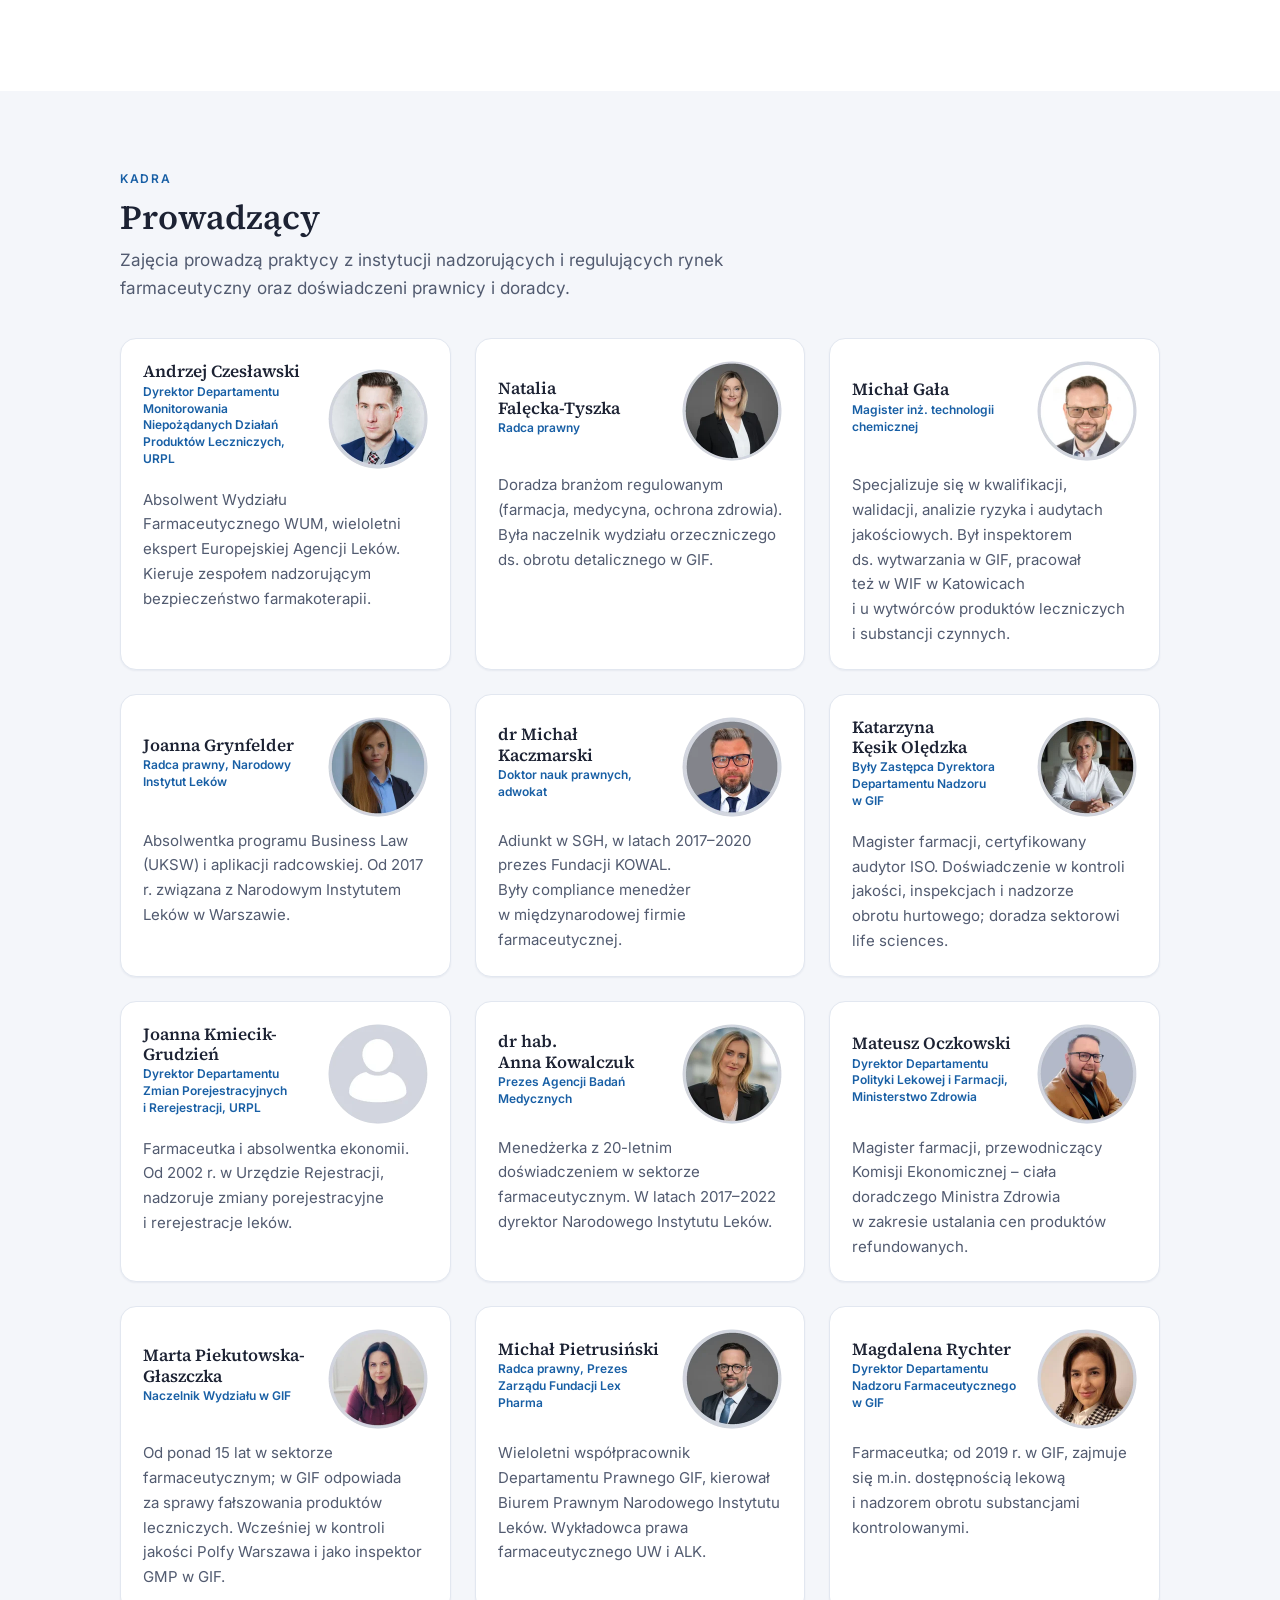
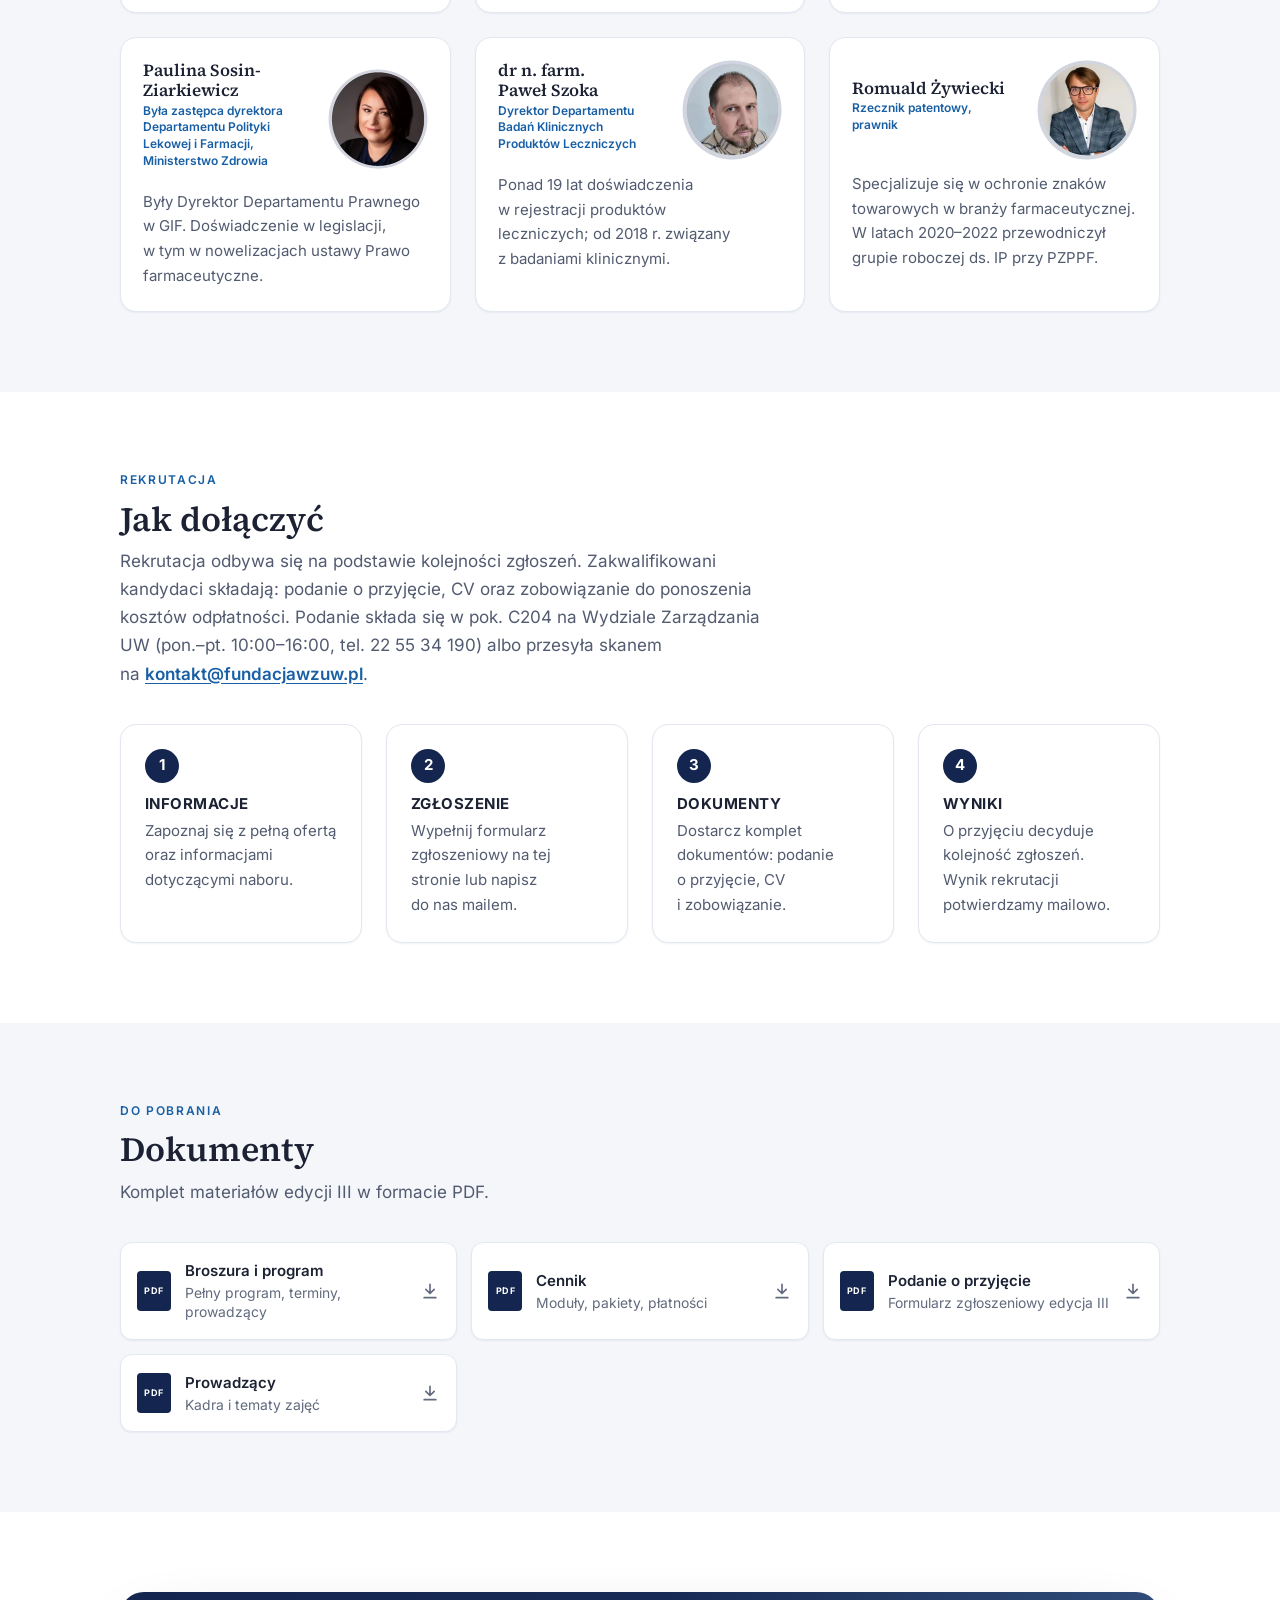
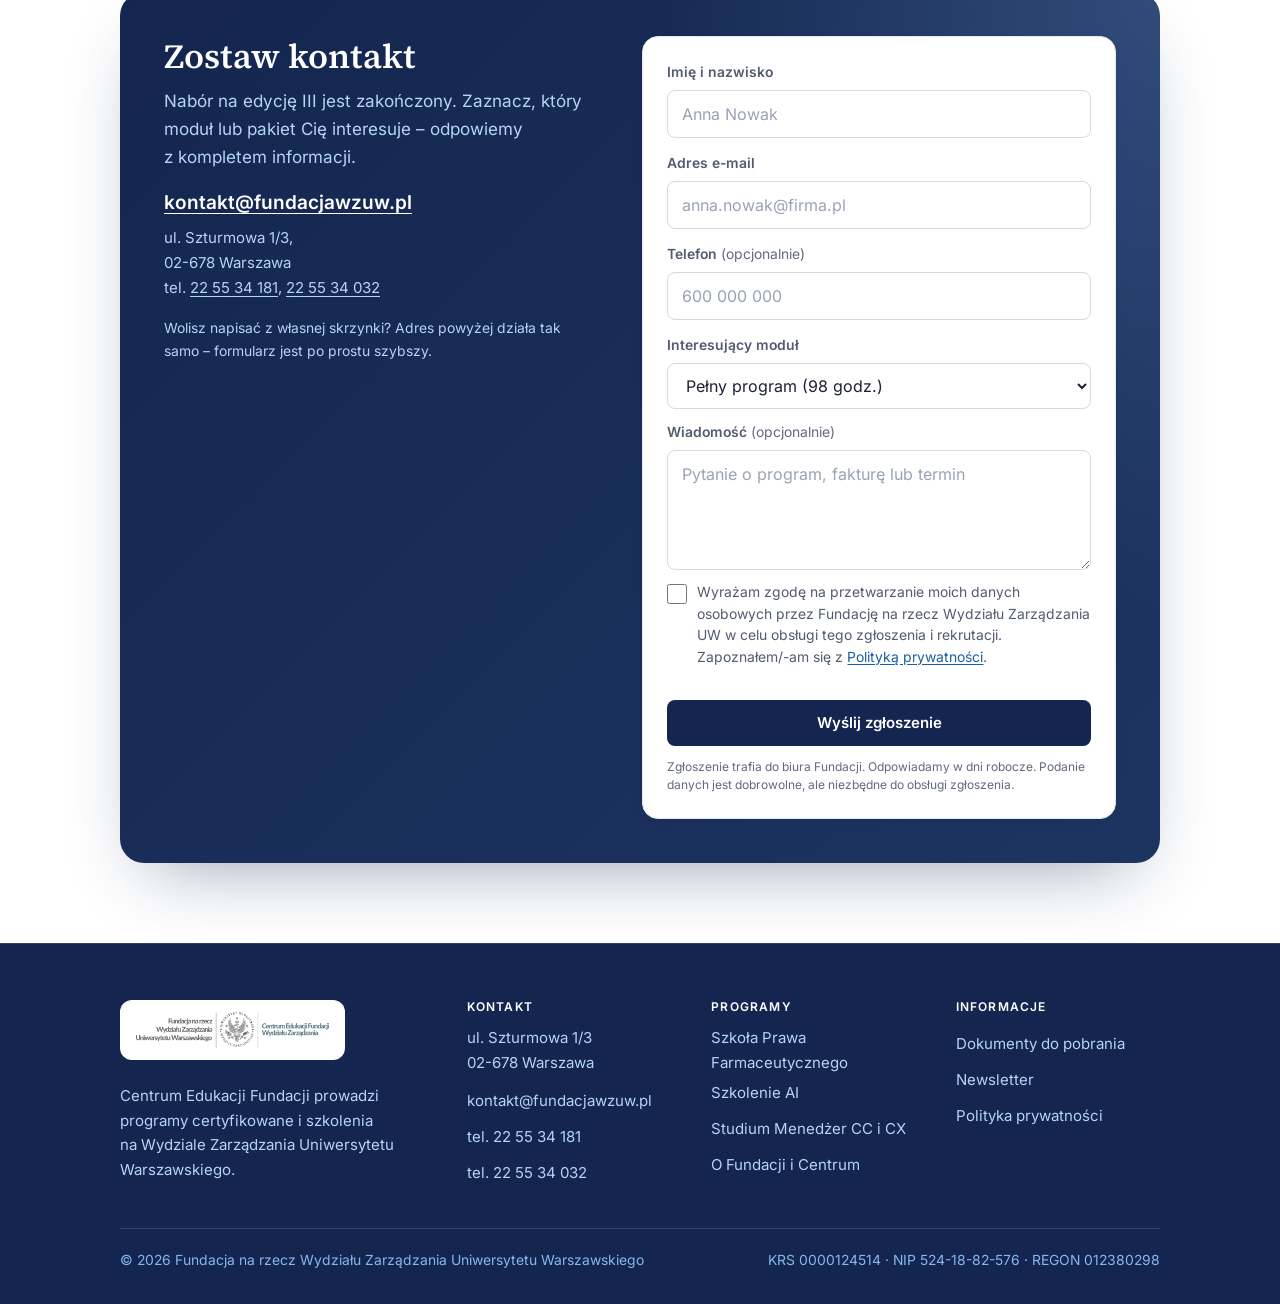
<file: szkola-prawa-farmaceutycznego.html>
<!DOCTYPE html>
<html lang="pl">
<head>
<meta charset="UTF-8">
<meta name="viewport" content="width=device-width, initial-scale=1, viewport-fit=cover">
<meta name="theme-color" content="#14264F">
<title>Szko&#322;a Prawa Farmaceutycznego 2026/2027 &ndash; edycja III &ndash; Fundacja WZ UW</title>
<meta name="description" content="Szko&#322;a Prawa Farmaceutycznego: 98 godzin w 7 zjazdach weekendowych, 18 przedmiot&oacute;w i 3 modu&#322;y. Wyk&#322;adowcy z GIF, URPL, ABM i Ministerstwa Zdrowia.">
<link rel="canonical" href="https://fundacjawzuw.pl/szkola-prawa-farmaceutycznego.html">
<meta property="og:type" content="website">
<meta property="og:site_name" content="Centrum Edukacji Fundacji Wydzia&#322;u Zarz&#261;dzania UW">
<meta property="og:locale" content="pl_PL">
<meta property="og:title" content="Szko&#322;a Prawa Farmaceutycznego 2026/2027 &ndash; edycja III &ndash; Fundacja WZ UW">
<meta property="og:description" content="Szko&#322;a Prawa Farmaceutycznego: 98 godzin w 7 zjazdach weekendowych, 18 przedmiot&oacute;w i 3 modu&#322;y. Wyk&#322;adowcy z GIF, URPL, ABM i Ministerstwa Zdrowia.">
<meta property="og:url" content="https://fundacjawzuw.pl/szkola-prawa-farmaceutycznego.html">
<meta property="og:image" content="https://fundacjawzuw.pl/assets/img/og-default.png">
<meta property="og:image:width" content="1200">
<meta property="og:image:height" content="630">
<meta property="og:image:alt" content="Centrum Edukacji Fundacji Wydzia&#322;u Zarz&#261;dzania Uniwersytetu Warszawskiego">
<meta name="twitter:card" content="summary_large_image">
<meta name="twitter:title" content="Szko&#322;a Prawa Farmaceutycznego 2026/2027 &ndash; edycja III &ndash; Fundacja WZ UW">
<meta name="twitter:description" content="Szko&#322;a Prawa Farmaceutycznego: 98 godzin w 7 zjazdach weekendowych, 18 przedmiot&oacute;w i 3 modu&#322;y. Wyk&#322;adowcy z GIF, URPL, ABM i Ministerstwa Zdrowia.">
<meta name="twitter:image" content="https://fundacjawzuw.pl/assets/img/og-default.png">
<link rel="preload" href="assets/fonts/inter-latin.woff2" as="font" type="font/woff2" crossorigin>
<link rel="preload" href="assets/fonts/inter-latin-ext.woff2" as="font" type="font/woff2" crossorigin>
<link rel="preload" href="assets/fonts/source-serif-4-latin.woff2" as="font" type="font/woff2" crossorigin>
<link rel="preload" href="assets/fonts/source-serif-4-latin-ext.woff2" as="font" type="font/woff2" crossorigin>
<link rel="stylesheet" href="assets/css/site.css">
<link rel="icon" href="favicon.ico" sizes="32x32">
<link rel="icon" href="assets/img/icon-192.png" type="image/png" sizes="192x192">
<link rel="apple-touch-icon" href="assets/img/apple-touch-icon.png">
<link rel="manifest" href="site.webmanifest">
<script src="assets/js/site.js" defer></script>
<script type="application/ld+json">
{
  "@context": "https://schema.org",
  "@type": "Course",
  "name": "Szko\u0142a Prawa Farmaceutycznego",
  "description": "98 godzin w 7 zjazdach weekendowych, 18 przedmiot\u00f3w i 3 modu\u0142y do wyboru. Zaj\u0119cia prowadz\u0105 praktycy z GIF, URPL, ABM i Ministerstwa Zdrowia.",
  "url": "https://fundacjawzuw.pl/szkola-prawa-farmaceutycznego.html",
  "inLanguage": "pl",
  "provider": {
    "@type": "EducationalOrganization",
    "name": "Fundacja na rzecz Wydzia\u0142u Zarz\u0105dzania Uniwersytetu Warszawskiego",
    "url": "https://fundacjawzuw.pl/"
  },
  "hasCourseInstance": {
    "@type": "CourseInstance",
    "courseMode": "onsite",
    "courseWorkload": "PT98H",
    "startDate": "2026-09-26",
    "endDate": "2027-01-10",
    "inLanguage": "pl",
    "location": {
      "@type": "Place",
      "name": "Wydzia\u0142 Zarz\u0105dzania Uniwersytetu Warszawskiego",
      "address": {
        "@type": "PostalAddress",
        "streetAddress": "ul. Szturmowa 1/3",
        "postalCode": "02-678",
        "addressLocality": "Warszawa",
        "addressCountry": "PL"
      }
    }
  },
  "offers": {
    "@type": "Offer",
    "category": "Pe\u0142ny program (3 modu\u0142y, 98 godzin)",
    "price": "7000",
    "priceCurrency": "PLN",
    "url": "https://fundacjawzuw.pl/szkola-prawa-farmaceutycznego.html#zapis"
  }
}
</script>
<script type="application/ld+json">
{
  "@context": "https://schema.org",
  "@type": "BreadcrumbList",
  "itemListElement": [
    { "@type": "ListItem", "position": 1, "name": "Strona g\u0142\u00f3wna", "item": "https://fundacjawzuw.pl/" },
    { "@type": "ListItem", "position": 2, "name": "Szko\u0142a Prawa Farmaceutycznego", "item": "https://fundacjawzuw.pl/szkola-prawa-farmaceutycznego.html" }
  ]
}
</script>
</head>
<body>
<a class="skip-link" href="#tresc">Przejd&#378; do&nbsp;tre&#347;ci</a>

<div class="enroll-bar">
  <div class="wrap enroll-in">
    <span class="dot" aria-hidden="true"></span>
    <span><strong>Trwaj&#261; zapisy</strong> na&nbsp;szkolenie Strategia i&nbsp;Zastosowanie AI <span class="edition">(grudzie&#324; i&nbsp;stycze&#324;)</span></span>
    <span class="date">najbli&#380;szy termin 10&ndash;12.12</span>
    <a class="go" href="szkolenie-ai.html#zapis">Zapisz si&#281; <span aria-hidden="true">&rarr;</span></a>
  </div>
</div>

<header class="topbar">
  <div class="wrap topbar-in">
    <a class="topbar-logo" href="index.html" aria-label="Fundacja na rzecz Wydzia&#322;u Zarz&#261;dzania UW &ndash; strona g&#322;&oacute;wna">
      <picture>
        <source media="(max-width: 44.9375em)" srcset="assets/img/logo-compact.png" width="463" height="134">
        <img src="assets/img/logo-fundacja.png" width="720" height="134" decoding="async" alt="Fundacja na rzecz Wydzia&#322;u Zarz&#261;dzania UW &middot; Centrum Edukacji Fundacji">
      </picture>
    </a>
    <nav class="nav-desktop" aria-label="Nawigacja g&#322;&oacute;wna">
      <a href="index.html">Strona g&#322;&oacute;wna</a>
      <a href="o-fundacji.html">O&nbsp;Fundacji</a>
      <div class="navdrop">
        <button class="navdrop-btn" type="button" aria-expanded="false" aria-controls="navdrop-panel" aria-current="true">Programy</button>
        <div id="navdrop-panel" class="navdrop-panel">
          <p class="navdrop-label">Rok akademicki 2026/2027</p>
          <a href="szkola-prawa-farmaceutycznego.html" aria-current="page"><span class="t">Szko&#322;a Prawa Farmaceutycznego</span><span class="s">Edycja III &middot; zjazdy weekendowe</span></a>
          <a href="szkolenie-ai.html"><span class="t">Strategia i&nbsp;Zastosowanie AI w&nbsp;Procesach Biznesowych</span><span class="s">Grudzie&#324; i&nbsp;stycze&#324; &middot; 16 godzin</span></a>
          <a href="studium-menedzer-cc-cx.html"><span class="t">Studium Mened&#380;er Contact Center i&nbsp;Customer Experience</span><span class="s">Organizator: PSMB &middot; online i&nbsp;stacjonarnie</span></a>
        </div>
      </div>
    </nav>
    <a class="btn btn-primary btn-sm topbar-cta" href="#zapis">Zostaw kontakt</a>
    <button class="menu-btn" type="button" aria-expanded="false" aria-controls="mnav">
      <span class="bars" aria-hidden="true"></span>
      <span>Menu</span>
    </button>
  </div>
  <nav id="mnav" class="mnav" aria-label="Menu mobilne">
    <div class="mnav-in">
      <div class="mnav-list">
        <a href="index.html">Strona g&#322;&oacute;wna</a>
        <a href="o-fundacji.html">O&nbsp;Fundacji</a>
        <div class="mnav-group" role="group" aria-labelledby="mnav-programy">
          <span id="mnav-programy" class="mnav-label">Programy</span>
          <a href="szkola-prawa-farmaceutycznego.html" aria-current="page">Szko&#322;a Prawa Farmaceutycznego</a>
          <a href="szkolenie-ai.html">Strategia i&nbsp;Zastosowanie AI w&nbsp;Procesach Biznesowych</a>
          <a href="studium-menedzer-cc-cx.html">Studium Mened&#380;er Contact Center i&nbsp;Customer Experience</a>
        </div>
        <a class="btn btn-primary" href="#zapis">Zostaw kontakt</a>
      </div>
    </div>
  </nav>
</header>

<main id="tresc">
<section class="bhead">
  <div class="band" aria-hidden="true"></div>
  <div class="band2" aria-hidden="true"></div>
  <div class="motif" aria-hidden="true"><svg viewBox="0 0 200 220" fill="none" stroke="#B5D4F4" stroke-width="2">
    <path d="M100 20 V180"/><path d="M60 196 H140"/><path d="M78 180 H122"/>
    <path d="M100 40 L40 70 M100 40 L160 70"/>
    <path d="M20 70 H60 M140 70 H180"/>
    <path d="M22 70 Q40 118 58 70 Z" fill="rgba(133,183,235,.10)"/>
    <path d="M142 70 Q160 118 178 70 Z" fill="rgba(133,183,235,.10)"/>
    <circle cx="100" cy="30" r="7" fill="rgba(133,183,235,.18)"/>
    <g transform="rotate(-18 44 151)"><rect x="21" y="141" width="46" height="20" rx="10" fill="rgba(133,183,235,.10)"/><path d="M44 141 V161"/></g>
    <g transform="rotate(14 156 151)"><circle cx="156" cy="151" r="18" fill="rgba(133,183,235,.10)"/><path d="M156 136 V166"/></g>
  </svg></div>
  <div class="wrap bhead-in">
    <nav class="crumbs" aria-label="&#346;cie&#380;ka nawigacji"><a href="index.html">Strona g&#322;&oacute;wna</a> / Szko&#322;a Prawa Farmaceutycznego</nav>
    <div class="tagrow"><span class="tag">Edycja III &middot; 2026/2027</span><span class="tag">Nab&oacute;r zako&#324;czony</span><span class="tag">Zjazdy weekendowe</span></div>
    <h1>Szko&#322;a Prawa Farmaceutycznego</h1>
    <p class="sub">prawo farmaceutyczne w&nbsp;praktyce</p>
    <p class="lead">98 godzin, 7 spotka&#324;, 18 przedmiot&oacute;w i&nbsp;3 modu&#322;y do&nbsp;wyboru. Zaj&#281;cia prowadz&#261; praktycy z&nbsp;GIF, URPL, ABM, Ministerstwa Zdrowia i&nbsp;Narodowego Instytutu Lek&oacute;w.</p>
    <div class="section-cta">
      <a class="btn btn-light" href="#zapis">Zostaw kontakt</a>
      <a class="btn btn-ghost" href="#materialy">Pobierz broszur&#281; i&nbsp;cennik</a>
    </div>
  </div>
</section>

<section>
  <div class="wrap prose">
    <p class="lede">Program dla&nbsp;os&oacute;b, kt&oacute;re potrzebuj&#261; uporz&#261;dkowanej i&nbsp;praktycznej wiedzy o&nbsp;regulacjach rynku farmaceutycznego, popartej do&#347;wiadczeniem wyk&#322;adowc&oacute;w z&nbsp;instytucji nadzoruj&#261;cych ten rynek.</p>
    <p>Szko&#322;a obejmuje pe&#322;n&#261; &#347;cie&#380;k&#281; regulacyjn&#261; produktu leczniczego: od&nbsp;wytwarzania i&nbsp;obrotu hurtowego, przez obr&oacute;t detaliczny i&nbsp;prowadzenie aptek, po&nbsp;rejestracj&#281;, refundacj&#281;, nadz&oacute;r nad bezpiecze&#324;stwem i&nbsp;badania kliniczne. Program mo&#380;na zrealizowa&#263; w&nbsp;ca&#322;o&#347;ci lub wybra&#263; pojedyncze modu&#322;y i&nbsp;pakiety.</p>
    <dl class="facts">
      <div><dt>Rozpocz&#281;cie</dt><dd>wrzesie&#324; 2026</dd></div>
      <div><dt>Czas trwania</dt><dd>do&nbsp;stycznia 2027</dd></div>
      <div><dt>Wymiar</dt><dd>98 godzin w&nbsp;7 spotkaniach</dd></div>
      <div><dt>Formu&#322;a</dt><dd>zjazdy weekendowe, ca&#322;o&#347;&#263; albo wybrane modu&#322;y</dd></div>
      <div><dt>Rekrutacja</dt><dd>kolejno&#347;&#263; zg&#322;osze&#324;; nab&oacute;r na&nbsp;edycj&#281; III zako&#324;czony</dd></div>
    </dl>
  </div>
</section>

<section class="alt">
  <div class="wrap">
    <div class="sec-head">
      <span class="eyebrow">Harmonogram</span>
      <h2>Terminy spotka&#324;</h2>
      <p>Siedem zjazd&oacute;w weekendowych, &#322;&#261;cznie 98 godzin po&#347;wi&#281;conych rynkowi farmaceutycznemu.</p>
    </div>
    <div class="dates">
      <div class="date-card"><div class="n">Spotkanie 1</div><div class="d">26&ndash;27.09.2026</div></div>
      <div class="date-card"><div class="n">Spotkanie 2</div><div class="d">10&ndash;11.10.2026</div></div>
      <div class="date-card"><div class="n">Spotkanie 3</div><div class="d">24&ndash;25.10.2026</div></div>
      <div class="date-card"><div class="n">Spotkanie 4</div><div class="d">07&ndash;08.11.2026</div></div>
      <div class="date-card"><div class="n">Spotkanie 5</div><div class="d">21&ndash;22.11.2026</div></div>
      <div class="date-card"><div class="n">Spotkanie 6</div><div class="d">05&ndash;06.12.2026</div></div>
      <div class="date-card"><div class="n">Spotkanie 7</div><div class="d">09&ndash;10.01.2027</div></div>
    </div>
  </div>
</section>

<section>
  <div class="wrap">
    <div class="sec-head">
      <span class="eyebrow">Struktura</span>
      <h2>Trzy modu&#322;y</h2>
      <p>Ka&#380;dy modu&#322; mo&#380;na zrealizowa&#263; osobno lub po&#322;&#261;czy&#263; w&nbsp;pakiet. Przedmioty wsp&oacute;lne dla&nbsp;kilku modu&#322;&oacute;w uczestnik realizuje tylko raz.</p>
    </div>
    <div class="mods">
      <div class="mod mod-key-1">
        <div class="rn" aria-hidden="true">I</div>
        <h3>Obr&oacute;t hurtowy i&nbsp;wytwarzanie produkt&oacute;w leczniczych</h3>
        <div class="meta">48 godzin praktycznych zaj&#281;&#263;</div>
        <p>Wytwarzanie i&nbsp;import, obr&oacute;t hurtowy, Dobra Praktyka Dystrybucyjna, nadz&oacute;r i&nbsp;inspekcje.</p>
        <div class="price">4 100 z&#322;</div>
      </div>
      <div class="mod mod-key-2">
        <div class="rn" aria-hidden="true">II</div>
        <h3>Obr&oacute;t detaliczny produktami leczniczymi</h3>
        <div class="meta">34 godziny praktycznych zaj&#281;&#263;</div>
        <p>Apteki i&nbsp;punkty apteczne, reklama, jako&#347;&#263; produkt&oacute;w leczniczych, obowi&#261;zki w&nbsp;obrocie detalicznym.</p>
        <div class="price">2 900 z&#322;</div>
      </div>
      <div class="mod mod-key-3">
        <div class="rn" aria-hidden="true">III</div>
        <h3>Rejestracja i&nbsp;refundacja produkt&oacute;w leczniczych</h3>
        <div class="meta">42 godziny praktycznych zaj&#281;&#263;</div>
        <p>Dopuszczenie do&nbsp;obrotu, refundacja, nadz&oacute;r nad bezpiecze&#324;stwem, badania kliniczne, rola ABM.</p>
        <div class="price">3 600 z&#322;</div>
      </div>
    </div>
  </div>
</section>

<section class="alt">
  <div class="wrap">
    <div class="sec-head">
      <span class="eyebrow">Program</span>
      <h2>18 przedmiot&oacute;w, 98 godzin</h2>
      <p>Pe&#322;ny wykaz przedmiot&oacute;w z&nbsp;liczb&#261; godzin, prowadz&#261;cymi oraz przypisaniem do&nbsp;modu&#322;&oacute;w.</p>
    </div>
    <div class="mtags">
      <span class="mm-1"><b>M I</b> Obr&oacute;t hurtowy i&nbsp;wytwarzanie</span>
      <span class="mm-2"><b>M II</b> Obr&oacute;t detaliczny</span>
      <span class="mm-3"><b>M III</b> Rejestracja i&nbsp;refundacja</span>
    </div>
    <table class="prog">
      <caption class="visually-hidden">Wykaz przedmiot&oacute;w Szko&#322;y Prawa Farmaceutycznego z&nbsp;liczb&#261; godzin i&nbsp;prowadz&#261;cymi</caption>
      <thead><tr><th scope="col">Lp.</th><th scope="col">Przedmiot</th><th scope="col">Godz.</th><th scope="col">Prowadz&#261;cy</th></tr></thead>
      <tbody>
      <tr><td class="num">1</td><td class="subj">Uzyskanie zezwolenia na&nbsp;wytwarzanie lub import produkt&oacute;w leczniczych <span class="mm mm-1">M I</span></td><td class="h">8</td><td class="lect">Katarzyna K&#281;sik Ol&#281;dzka</td></tr>
      <tr><td class="num">2</td><td class="subj">Wytwarzanie, dystrybucja i&nbsp;import substancji czynnych <span class="mm mm-1">M I</span></td><td class="h">4</td><td class="lect">Katarzyna K&#281;sik Ol&#281;dzka</td></tr>
      <tr><td class="num">3</td><td class="subj">Po&#347;rednictwo w&nbsp;obrocie produktami leczniczymi <span class="mm mm-1">M I</span></td><td class="h">2</td><td class="lect">Micha&#322; Pietrusi&#324;ski</td></tr>
      <tr><td class="num">4</td><td class="subj">Uzyskanie zezwolenia na&nbsp;prowadzenie obrotu hurtowego produktami leczniczymi <span class="mm mm-1">M I</span></td><td class="h">8</td><td class="lect">Katarzyna K&#281;sik Ol&#281;dzka</td></tr>
      <tr><td class="num">5</td><td class="subj">Wprowadzenie i&nbsp;dystrybucja produkt&oacute;w leczniczych <span class="mm mm-1">M I</span></td><td class="h">6</td><td class="lect">N. Fal&#281;cka-Tyszka / M. Pietrusi&#324;ski / K. K&#281;sik Ol&#281;dzka</td></tr>
      <tr><td class="num">6</td><td class="subj">ZSMOPL &ndash; Zintegrowany System Monitorowania Obrotu Produktami Leczniczymi <span class="mm mm-1">M I</span> <span class="mm mm-2">M II</span></td><td class="h">2</td><td class="lect">Magdalena Rychter</td></tr>
      <tr><td class="num">7</td><td class="subj">Weryfikacja autentyczno&#347;ci produkt&oacute;w leczniczych (wytw&oacute;rca, importer, hurtownia, apteka) <span class="mm mm-1">M I</span> <span class="mm mm-2">M II</span></td><td class="h">6</td><td class="lect">K. K&#281;sik Ol&#281;dzka, dr M. Kaczmarski</td></tr>
      <tr><td class="num">8</td><td class="subj">Nadz&oacute;r inspekcji (WIF, GIF) <span class="mm mm-1">M I</span> <span class="mm mm-2">M II</span></td><td class="h">8</td><td class="lect">N. Fal&#281;cka-Tyszka / M. Pietrusi&#324;ski / K. K&#281;sik Ol&#281;dzka</td></tr>
      <tr><td class="num">9</td><td class="subj">Warunki prawne wytwarzania i&nbsp;obrotu konopiami innymi ni&#380; w&#322;&oacute;kniste <span class="mm mm-1">M I</span></td><td class="h">4</td><td class="lect">M. Pietrusi&#324;ski / K. K&#281;sik Ol&#281;dzka</td></tr>
      <tr><td class="num">10</td><td class="subj">Uzyskanie zezwolenia na&nbsp;prowadzenie apteki og&oacute;lnodost&#281;pnej <span class="mm mm-2">M II</span></td><td class="h">8</td><td class="lect">Natalia Fal&#281;cka-Tyszka</td></tr>
      <tr><td class="num">11</td><td class="subj">Jako&#347;&#263; produkt&oacute;w leczniczych <span class="mm mm-2">M II</span> <span class="mm mm-3">M III</span></td><td class="h">6</td><td class="lect">J. Grynfelder / M. Pietrusi&#324;ski / K. K&#281;sik Ol&#281;dzka</td></tr>
      <tr><td class="num">12</td><td class="subj">Warunki prawne reklamy aptek, produkt&oacute;w leczniczych i&nbsp;suplement&oacute;w diety <span class="mm mm-2">M II</span> <span class="mm mm-3">M III</span></td><td class="h">4</td><td class="lect">Paulina Sosin-Ziarkiewicz</td></tr>
      <tr><td class="num">13</td><td class="subj">Wprowadzenie do&nbsp;obrotu produkt&oacute;w leczniczych <span class="mm mm-3">M III</span></td><td class="h">6</td><td class="lect">Joanna Kmiecik-Grudzie&#324;</td></tr>
      <tr><td class="num">14</td><td class="subj">Nadz&oacute;r nad bezpiecze&#324;stwem stosowania produkt&oacute;w leczniczych <span class="mm mm-3">M III</span></td><td class="h">8</td><td class="lect">Andrzej Czes&#322;awski</td></tr>
      <tr><td class="num">15</td><td class="subj">Refundacja produkt&oacute;w leczniczych <span class="mm mm-3">M III</span></td><td class="h">8</td><td class="lect">Mateusz Oczkowski</td></tr>
      <tr><td class="num">16</td><td class="subj">Badania kliniczne <span class="mm mm-3">M III</span></td><td class="h">6</td><td class="lect">dr n. farm. Pawe&#322; Szoka</td></tr>
      <tr><td class="num">17</td><td class="subj">Nazewnictwo produkt&oacute;w leczniczych <span class="mm mm-3">M III</span></td><td class="h">2</td><td class="lect">Romuald &#379;ywiecki</td></tr>
      <tr><td class="num">18</td><td class="subj">Rola Agencji Bada&#324; Medycznych w&nbsp;systemie ochrony zdrowia <span class="mm mm-3">M III</span></td><td class="h">2</td><td class="lect">dr hab. Anna Kowalczuk</td></tr>
      <tr class="prog-total"><td class="num"></td><td class="subj">Razem</td><td class="h">98</td><td class="lect">M1: 48 &middot; M2: 34 &middot; M3: 42</td></tr>
      </tbody>
    </table>
  </div>
</section>

<section>
  <div class="wrap">
    <div class="sec-head">
      <span class="eyebrow">Op&#322;aty</span>
      <h2>Cennik i&nbsp;pakiety</h2>
      <p>Ca&#322;y program obejmuje trzy modu&#322;y. Dost&#281;pne s&#261; pakiety dwumodu&#322;owe oraz p&#322;atno&#347;&#263; w&nbsp;ratach.</p>
    </div>
    <table class="pricetable">
      <caption class="visually-hidden">Cennik modu&#322;&oacute;w i&nbsp;pakiet&oacute;w</caption>
      <thead><tr><th scope="col">Wariant</th><th scope="col">Godziny</th><th scope="col">Cena</th></tr></thead>
      <tbody>
      <tr><td class="pt-name">Modu&#322; I&nbsp;&middot; Obr&oacute;t hurtowy i&nbsp;wytwarzanie</td><td class="pt-h">48</td><td class="pt-price">4 100 z&#322;</td></tr>
      <tr><td class="pt-name">Modu&#322; II &middot; Obr&oacute;t detaliczny</td><td class="pt-h">34</td><td class="pt-price">2 900 z&#322;</td></tr>
      <tr><td class="pt-name">Modu&#322; III &middot; Rejestracja i&nbsp;refundacja</td><td class="pt-h">42</td><td class="pt-price">3 600 z&#322;</td></tr>
      <tr class="hl"><td class="pt-name">Pe&#322;ny program</td><td class="pt-h">98</td><td class="pt-price">7 000 z&#322;</td></tr>
      <tr><td class="pt-name">Pakiet I&nbsp;+ II</td><td class="pt-h">66</td><td class="pt-price">5 100 z&#322;</td></tr>
      <tr><td class="pt-name">Pakiet II + III</td><td class="pt-h">66</td><td class="pt-price">5 600 z&#322;</td></tr>
      <tr><td class="pt-name">Pakiet I&nbsp;+ III</td><td class="pt-h">90</td><td class="pt-price">6 400 z&#322;</td></tr>
      </tbody>
    </table>
    <div class="callout">
      <h3>P&#322;atno&#347;&#263; i&nbsp;zni&#380;ki</h3>
      <p>Pe&#322;ny program: 7 000 z&#322; jednorazowo lub w&nbsp;II ratach po&nbsp;3 600 z&#322;. Zni&#380;ka 10% przys&#322;uguje przy przes&#322;aniu podania o&nbsp;przyj&#281;cie w&nbsp;terminie wskazanym przez Organizatora. Poniewa&#380; cz&#281;&#347;&#263; przedmiot&oacute;w powtarza si&#281; w&nbsp;modu&#322;ach, uczestnik realizuje dany przedmiot tylko raz, niezale&#380;nie od&nbsp;wybranych modu&#322;&oacute;w.</p>
    </div>
  </div>
</section>

<section class="alt">
  <div class="wrap">
    <div class="sec-head">
      <span class="eyebrow">Kadra</span>
      <h2>Prowadz&#261;cy</h2>
      <p>Zaj&#281;cia prowadz&#261; praktycy z&nbsp;instytucji nadzoruj&#261;cych i&nbsp;reguluj&#261;cych rynek farmaceutyczny oraz do&#347;wiadczeni prawnicy i&nbsp;doradcy.</p>
    </div>
    <div class="people">
      <div class="person"><img class="person-photo" src="assets/img/prowadzacy/czeslawski.webp" alt="" width="100" height="100" loading="lazy" decoding="async"><h3>Andrzej Czes&#322;awski</h3><div class="role">Dyrektor Departamentu Monitorowania Niepo&#380;&#261;danych Dzia&#322;a&#324; Produkt&oacute;w Leczniczych, URPL</div><p>Absolwent Wydzia&#322;u Farmaceutycznego WUM, wieloletni ekspert Europejskiej Agencji Lek&oacute;w. Kieruje zespo&#322;em nadzoruj&#261;cym bezpiecze&#324;stwo farmakoterapii.</p></div>
      <div class="person"><img class="person-photo" src="assets/img/prowadzacy/falecka-tyszka.webp" alt="" width="100" height="100" loading="lazy" decoding="async"><h3>Natalia Fal&#281;cka-Tyszka</h3><div class="role">Radca prawny</div><p>Doradza bran&#380;om regulowanym (farmacja, medycyna, ochrona zdrowia). By&#322;a&nbsp;naczelnik wydzia&#322;u orzeczniczego ds.&nbsp;obrotu detalicznego w&nbsp;GIF.</p></div>
      <div class="person"><img class="person-photo" src="assets/img/prowadzacy/gala.webp" alt="" width="100" height="100" loading="lazy" decoding="async"><h3>Micha&#322; Ga&#322;a</h3><div class="role">Magister in&#380;. technologii chemicznej</div><p>Specjalizuje si&#281; w&nbsp;kwalifikacji, walidacji, analizie ryzyka i&nbsp;audytach jako&#347;ciowych. By&#322;&nbsp;inspektorem ds.&nbsp;wytwarzania w&nbsp;GIF, pracowa&#322; te&#380; w&nbsp;WIF w&nbsp;Katowicach i&nbsp;u&nbsp;wytw&oacute;rc&oacute;w produkt&oacute;w leczniczych i&nbsp;substancji czynnych.</p></div>
      <div class="person"><img class="person-photo" src="assets/img/prowadzacy/grynfelder.webp" alt="" width="100" height="100" loading="lazy" decoding="async"><h3>Joanna Grynfelder</h3><div class="role">Radca prawny, Narodowy Instytut Lek&oacute;w</div><p>Absolwentka programu Business Law (UKSW) i&nbsp;aplikacji radcowskiej. Od&nbsp;2017 r. zwi&#261;zana z&nbsp;Narodowym Instytutem Lek&oacute;w w&nbsp;Warszawie.</p></div>
      <div class="person"><img class="person-photo" src="assets/img/prowadzacy/kaczmarski.webp" alt="" width="100" height="100" loading="lazy" decoding="async"><h3>dr Micha&#322; Kaczmarski</h3><div class="role">Doktor nauk prawnych, adwokat</div><p>Adiunkt w&nbsp;SGH, w&nbsp;latach 2017&ndash;2020 prezes Fundacji KOWAL. By&#322;y&nbsp;compliance mened&#380;er w&nbsp;mi&#281;dzynarodowej firmie farmaceutycznej.</p></div>
      <div class="person"><img class="person-photo" src="assets/img/prowadzacy/kesik-oledzka.webp" alt="" width="100" height="100" loading="lazy" decoding="async"><h3>Katarzyna K&#281;sik Ol&#281;dzka</h3><div class="role">By&#322;y&nbsp;Zast&#281;pca Dyrektora Departamentu Nadzoru w&nbsp;GIF</div><p>Magister farmacji, certyfikowany audytor ISO. Do&#347;wiadczenie w&nbsp;kontroli jako&#347;ci, inspekcjach i&nbsp;nadzorze obrotu hurtowego; doradza sektorowi life sciences.</p></div>
      <div class="person"><img class="person-photo" src="assets/img/prowadzacy/kmiecik-grudzien.webp" alt="" width="100" height="100" loading="lazy" decoding="async"><h3>Joanna Kmiecik-Grudzie&#324;</h3><div class="role">Dyrektor Departamentu Zmian Porejestracyjnych i&nbsp;Rerejestracji, URPL</div><p>Farmaceutka i&nbsp;absolwentka ekonomii. Od&nbsp;2002 r. w&nbsp;Urz&#281;dzie Rejestracji, nadzoruje zmiany porejestracyjne i&nbsp;rerejestracje lek&oacute;w.</p></div>
      <div class="person"><img class="person-photo" src="assets/img/prowadzacy/kowalczuk.webp" alt="" width="100" height="100" loading="lazy" decoding="async"><h3>dr hab. Anna Kowalczuk</h3><div class="role">Prezes Agencji Bada&#324; Medycznych</div><p>Mened&#380;erka z&nbsp;20-letnim do&#347;wiadczeniem w&nbsp;sektorze farmaceutycznym. W&nbsp;latach 2017&ndash;2022 dyrektor Narodowego Instytutu Lek&oacute;w.</p></div>
      <div class="person"><img class="person-photo" src="assets/img/prowadzacy/oczkowski.webp" alt="" width="100" height="100" loading="lazy" decoding="async"><h3>Mateusz Oczkowski</h3><div class="role">Dyrektor Departamentu Polityki Lekowej i&nbsp;Farmacji, Ministerstwo Zdrowia</div><p>Magister farmacji, przewodnicz&#261;cy Komisji Ekonomicznej &ndash; cia&#322;a doradczego Ministra Zdrowia w&nbsp;zakresie ustalania cen produkt&oacute;w refundowanych.</p></div>
      <div class="person"><img class="person-photo" src="assets/img/prowadzacy/piekutowska-glaszczka.webp" alt="" width="100" height="100" loading="lazy" decoding="async"><h3>Marta Piekutowska-G&#322;aszczka</h3><div class="role">Naczelnik Wydzia&#322;u w&nbsp;GIF</div><p>Od&nbsp;ponad 15 lat w&nbsp;sektorze farmaceutycznym; w&nbsp;GIF odpowiada za&nbsp;sprawy fa&#322;szowania produkt&oacute;w leczniczych. Wcze&#347;niej w&nbsp;kontroli jako&#347;ci Polfy Warszawa i&nbsp;jako inspektor GMP w&nbsp;GIF.</p></div>
      <div class="person"><img class="person-photo" src="assets/img/prowadzacy/pietrusinski.webp" alt="" width="100" height="100" loading="lazy" decoding="async"><h3>Micha&#322; Pietrusi&#324;ski</h3><div class="role">Radca prawny, Prezes Zarz&#261;du Fundacji Lex Pharma</div><p>Wieloletni wsp&oacute;&#322;pracownik Departamentu Prawnego GIF, kierowa&#322; Biurem Prawnym Narodowego Instytutu Lek&oacute;w. Wyk&#322;adowca prawa farmaceutycznego UW i&nbsp;ALK.</p></div>
      <div class="person"><img class="person-photo" src="assets/img/prowadzacy/rychter.webp" alt="" width="100" height="100" loading="lazy" decoding="async"><h3>Magdalena Rychter</h3><div class="role">Dyrektor Departamentu Nadzoru Farmaceutycznego w&nbsp;GIF</div><p>Farmaceutka; od&nbsp;2019 r. w&nbsp;GIF, zajmuje si&#281; m.in. dost&#281;pno&#347;ci&#261; lekow&#261; i&nbsp;nadzorem obrotu substancjami kontrolowanymi.</p></div>
      <div class="person"><img class="person-photo" src="assets/img/prowadzacy/sosin-ziarkiewicz.webp" alt="" width="100" height="100" loading="lazy" decoding="async"><h3>Paulina Sosin-Ziarkiewicz</h3><div class="role">By&#322;a zast&#281;pca dyrektora Departamentu Polityki Lekowej i&nbsp;Farmacji, Ministerstwo Zdrowia</div><p>By&#322;y&nbsp;Dyrektor Departamentu Prawnego w&nbsp;GIF. Do&#347;wiadczenie w&nbsp;legislacji, w&nbsp;tym w&nbsp;nowelizacjach ustawy Prawo farmaceutyczne.</p></div>
      <div class="person"><img class="person-photo" src="assets/img/prowadzacy/szoka.webp" alt="" width="100" height="100" loading="lazy" decoding="async"><h3>dr n. farm. Pawe&#322; Szoka</h3><div class="role">Dyrektor Departamentu Bada&#324; Klinicznych Produkt&oacute;w Leczniczych</div><p>Ponad 19 lat do&#347;wiadczenia w&nbsp;rejestracji produkt&oacute;w leczniczych; od&nbsp;2018 r. zwi&#261;zany z&nbsp;badaniami klinicznymi.</p></div>
      <div class="person"><img class="person-photo" src="assets/img/prowadzacy/zywiecki.webp" alt="" width="100" height="100" loading="lazy" decoding="async"><h3>Romuald &#379;ywiecki</h3><div class="role">Rzecznik patentowy, prawnik</div><p>Specjalizuje si&#281; w&nbsp;ochronie znak&oacute;w towarowych w&nbsp;bran&#380;y farmaceutycznej. W&nbsp;latach 2020&ndash;2022 przewodniczy&#322; grupie roboczej ds.&nbsp;IP przy PZPPF.</p></div>
    </div>
  </div>
</section>

<section>
  <div class="wrap">
    <div class="sec-head">
      <span class="eyebrow">Rekrutacja</span>
      <h2>Jak do&#322;&#261;czy&#263;</h2>
      <p>Rekrutacja odbywa si&#281; na&nbsp;podstawie kolejno&#347;ci zg&#322;osze&#324;. Zakwalifikowani kandydaci sk&#322;adaj&#261;: podanie o&nbsp;przyj&#281;cie, CV oraz zobowi&#261;zanie do&nbsp;ponoszenia koszt&oacute;w odp&#322;atno&#347;ci. Podanie sk&#322;ada si&#281; w&nbsp;pok. C204 na&nbsp;Wydziale Zarz&#261;dzania UW (pon.&ndash;pt. 10:00&ndash;16:00, tel.&nbsp;22&nbsp;55&nbsp;34&nbsp;190) albo przesy&#322;a skanem na&nbsp;<a class="link" href="mailto:kontakt@fundacjawzuw.pl">kontakt@<wbr>fundacjawzuw.pl</a>.</p>
    </div>
    <div class="steps">
      <div class="step"><div class="no" aria-hidden="true">1</div><h3>Informacje</h3><p>Zapoznaj si&#281; z&nbsp;pe&#322;n&#261; ofert&#261; oraz informacjami dotycz&#261;cymi naboru.</p></div>
      <div class="step"><div class="no" aria-hidden="true">2</div><h3>Zg&#322;oszenie</h3><p>Wype&#322;nij formularz zg&#322;oszeniowy na&nbsp;tej stronie lub napisz do&nbsp;nas mailem.</p></div>
      <div class="step"><div class="no" aria-hidden="true">3</div><h3>Dokumenty</h3><p>Dostarcz komplet dokument&oacute;w: podanie o&nbsp;przyj&#281;cie, CV i&nbsp;zobowi&#261;zanie.</p></div>
      <div class="step"><div class="no" aria-hidden="true">4</div><h3>Wyniki</h3><p>O&nbsp;przyj&#281;ciu decyduje kolejno&#347;&#263; zg&#322;osze&#324;. Wynik rekrutacji potwierdzamy mailowo.</p></div>
    </div>
  </div>
</section>

<section id="materialy" class="alt">
  <div class="wrap">
    <div class="sec-head">
      <span class="eyebrow">Do&nbsp;pobrania</span>
      <h2>Dokumenty</h2>
      <p>Komplet materia&#322;&oacute;w edycji III w&nbsp;formacie PDF.</p>
    </div>
    <div class="dl">
      <a href="assets/pdf/SPF-broszura-program-2026-2027.pdf" download>
        <span class="ic" aria-hidden="true">PDF</span>
        <span><span class="t">Broszura i&nbsp;program</span><span class="s">Pe&#322;ny program, terminy, prowadz&#261;cy</span></span>
      </a>
      <a href="assets/pdf/SPF-cennik-09-2026.pdf" download>
        <span class="ic" aria-hidden="true">PDF</span>
        <span><span class="t">Cennik</span><span class="s">Modu&#322;y, pakiety, p&#322;atno&#347;ci</span></span>
      </a>
      <a href="assets/pdf/SPF-podanie-o-przyjecie.pdf" download>
        <span class="ic" aria-hidden="true">PDF</span>
        <span><span class="t">Podanie o&nbsp;przyj&#281;cie</span><span class="s">Formularz zg&#322;oszeniowy edycja&nbsp;III</span></span>
      </a>
      <a href="assets/pdf/SPF-prowadzacy.pdf" download>
        <span class="ic" aria-hidden="true">PDF</span>
        <span><span class="t">Prowadz&#261;cy</span><span class="s">Kadra i&nbsp;tematy zaj&#281;&#263;</span></span>
      </a>
    </div>
  </div>
</section>

<section id="zapis">
  <div class="wrap">
    <div class="enroll-box">
      <div class="enroll-grid">
        <div>
          <h2 id="spf-form-head">Zostaw kontakt</h2>
          <p>Nab&oacute;r na&nbsp;edycj&#281; III jest zako&#324;czony. Zaznacz, kt&oacute;ry modu&#322; lub pakiet Ci&#281; interesuje &ndash; odpowiemy z&nbsp;kompletem informacji.</p>
          <a class="mail" href="mailto:kontakt@fundacjawzuw.pl?subject=Zg%C5%82oszenie%20-%20Szko%C5%82a%20Prawa%20Farmaceutycznego">kontakt@<wbr>fundacjawzuw.pl</a>
          <p class="addr"><span>ul. Szturmowa 1/3, <span class="nowrap">02-678 Warszawa</span></span><span>tel. <a href="tel:+48225534181">22 55 34 181</a>, <a href="tel:+48225534032">22 55 34 032</a></span></p>
          <p class="alt-note">Wolisz napisa&#263; z&nbsp;w&#322;asnej skrzynki? Adres powy&#380;ej dzia&#322;a tak samo &ndash; formularz jest po&nbsp;prostu szybszy.</p>
        </div>
      <form class="form" name="zgloszenie-spf" method="POST" action="dziekujemy.html" data-netlify="true" netlify-honeypot="hp" data-form aria-labelledby="spf-form-head">
        <input type="hidden" name="form-name" value="zgloszenie-spf">
        <input type="hidden" name="program" value="Szkola Prawa Farmaceutycznego">
        <input type="hidden" name="wersja-zgody" value="2026-08">
        <p class="hp"><label>Zostaw to pole puste <input type="text" name="hp" tabindex="-1" autocomplete="off"></label></p>
        <div class="form-grid">
          <div class="form-row">
            <label class="fl" for="zgloszenie-spf-name">Imi&#281; i&nbsp;nazwisko</label>
            <input id="zgloszenie-spf-name" name="imie_nazwisko" type="text" required autocomplete="name" placeholder="Anna Nowak">
          </div>
          <div class="form-row">
            <label class="fl" for="zgloszenie-spf-email">Adres e-mail</label>
            <input id="zgloszenie-spf-email" name="email" type="email" required autocomplete="email" placeholder="anna.nowak@firma.pl">
          </div>
          <div class="form-row">
            <label class="fl" for="zgloszenie-spf-tel">Telefon <span class="opt">(opcjonalnie)</span></label>
            <input id="zgloszenie-spf-tel" name="telefon" type="tel" autocomplete="tel" placeholder="600 000 000">
          </div>
          <div class="form-row">
            <label class="fl" for="zgloszenie-spf-modul">Interesuj&#261;cy modu&#322;</label>
            <select id="zgloszenie-spf-modul" name="modul">
              <option value="Pelny program">Pe&#322;ny program (98 godz.)</option>
              <option value="Modul I">Modu&#322; I&nbsp;&middot; Obr&oacute;t hurtowy i&nbsp;wytwarzanie</option>
              <option value="Modul II">Modu&#322; II &middot; Obr&oacute;t detaliczny</option>
              <option value="Modul III">Modu&#322; III &middot; Rejestracja i&nbsp;refundacja</option>
              <option value="Pakiet I + II">Pakiet I&nbsp;+ II</option>
              <option value="Pakiet II + III">Pakiet II + III</option>
              <option value="Pakiet I + III">Pakiet I&nbsp;+ III</option>
              <option value="Nie wiem jeszcze">Jeszcze nie wiem &ndash; prosz&#281; o&nbsp;kontakt</option>
            </select>
          </div>
        </div>
        <div class="form-row">
          <label class="fl" for="zgloszenie-spf-msg">Wiadomo&#347;&#263; <span class="opt">(opcjonalnie)</span></label>
          <textarea id="zgloszenie-spf-msg" name="wiadomosc" rows="4" placeholder="Pytanie o program, faktur&#281; lub termin"></textarea>
        </div>
        <label class="consent">
          <input type="checkbox" name="zgoda_rekrutacja" required>
          <span>Wyra&#380;am zgod&#281; na&nbsp;przetwarzanie moich danych osobowych przez Fundacj&#281; na&nbsp;rzecz Wydzia&#322;u Zarz&#261;dzania UW w&nbsp;celu obs&#322;ugi tego zg&#322;oszenia i&nbsp;rekrutacji. Zapozna&#322;em/-am si&#281; z <a href="polityka-prywatnosci.html" target="_blank" rel="noopener">Polityk&#261; prywatno&#347;ci</a>.</span>
        </label>
        <p class="form-msg" data-form-msg tabindex="-1" role="status" aria-live="polite"></p>
        <button class="btn btn-primary btn-block" type="submit">Wy&#347;lij zg&#322;oszenie</button>
        <p class="form-note">Zg&#322;oszenie trafia do&nbsp;biura Fundacji. Odpowiadamy w&nbsp;dni robocze. Podanie danych jest dobrowolne, ale niezb&#281;dne do&nbsp;obs&#322;ugi zg&#322;oszenia.</p>
      </form>
      </div>
    </div>
  </div>
</section>
</main>

<footer>
  <div class="wrap">
    <div class="foot">
      <div>
        <span class="foot-logo"><img src="assets/img/logo-fundacja.png" width="720" height="134" loading="lazy" decoding="async" alt="Fundacja na rzecz Wydzia&#322;u Zarz&#261;dzania UW"></span>
        <p class="foot-about">Centrum Edukacji Fundacji prowadzi programy certyfikowane i&nbsp;szkolenia na&nbsp;Wydziale Zarz&#261;dzania Uniwersytetu Warszawskiego.</p>
      </div>
      <div>
        <h2>Kontakt</h2>
        <p>ul. Szturmowa 1/3<br><span class="nowrap">02-678 Warszawa</span></p>
        <div class="foot-list">
          <a href="mailto:kontakt@fundacjawzuw.pl">kontakt@<wbr>fundacjawzuw.pl</a>
          <a href="tel:+48225534181">tel. 22 55 34 181</a>
          <a href="tel:+48225534032">tel. 22 55 34 032</a>
        </div>
      </div>
      <div>
        <h2>Programy</h2>
        <div class="foot-list">
          <a href="szkola-prawa-farmaceutycznego.html">Szko&#322;a Prawa Farmaceutycznego</a>
          <a href="szkolenie-ai.html">Szkolenie AI</a>
          <a href="studium-menedzer-cc-cx.html">Studium Mened&#380;er CC i&nbsp;CX</a>
          <a href="o-fundacji.html">O&nbsp;Fundacji i&nbsp;Centrum</a>
        </div>
      </div>
      <div>
        <h2>Informacje</h2>
        <div class="foot-list">
          <a href="szkola-prawa-farmaceutycznego.html#materialy">Dokumenty do&nbsp;pobrania</a>
          <a href="index.html#newsletter">Newsletter</a>
          <a href="polityka-prywatnosci.html">Polityka prywatno&#347;ci</a>
        </div>
      </div>
    </div>
    <div class="foot-bottom">
      <span>&copy; 2026 Fundacja na&nbsp;rzecz Wydzia&#322;u Zarz&#261;dzania Uniwersytetu Warszawskiego</span>
      <span>KRS 0000124514 &middot; NIP 524-18-82-576 &middot; REGON 012380298</span>
    </div>
  </div>
</footer>
</body>
</html>
</file>
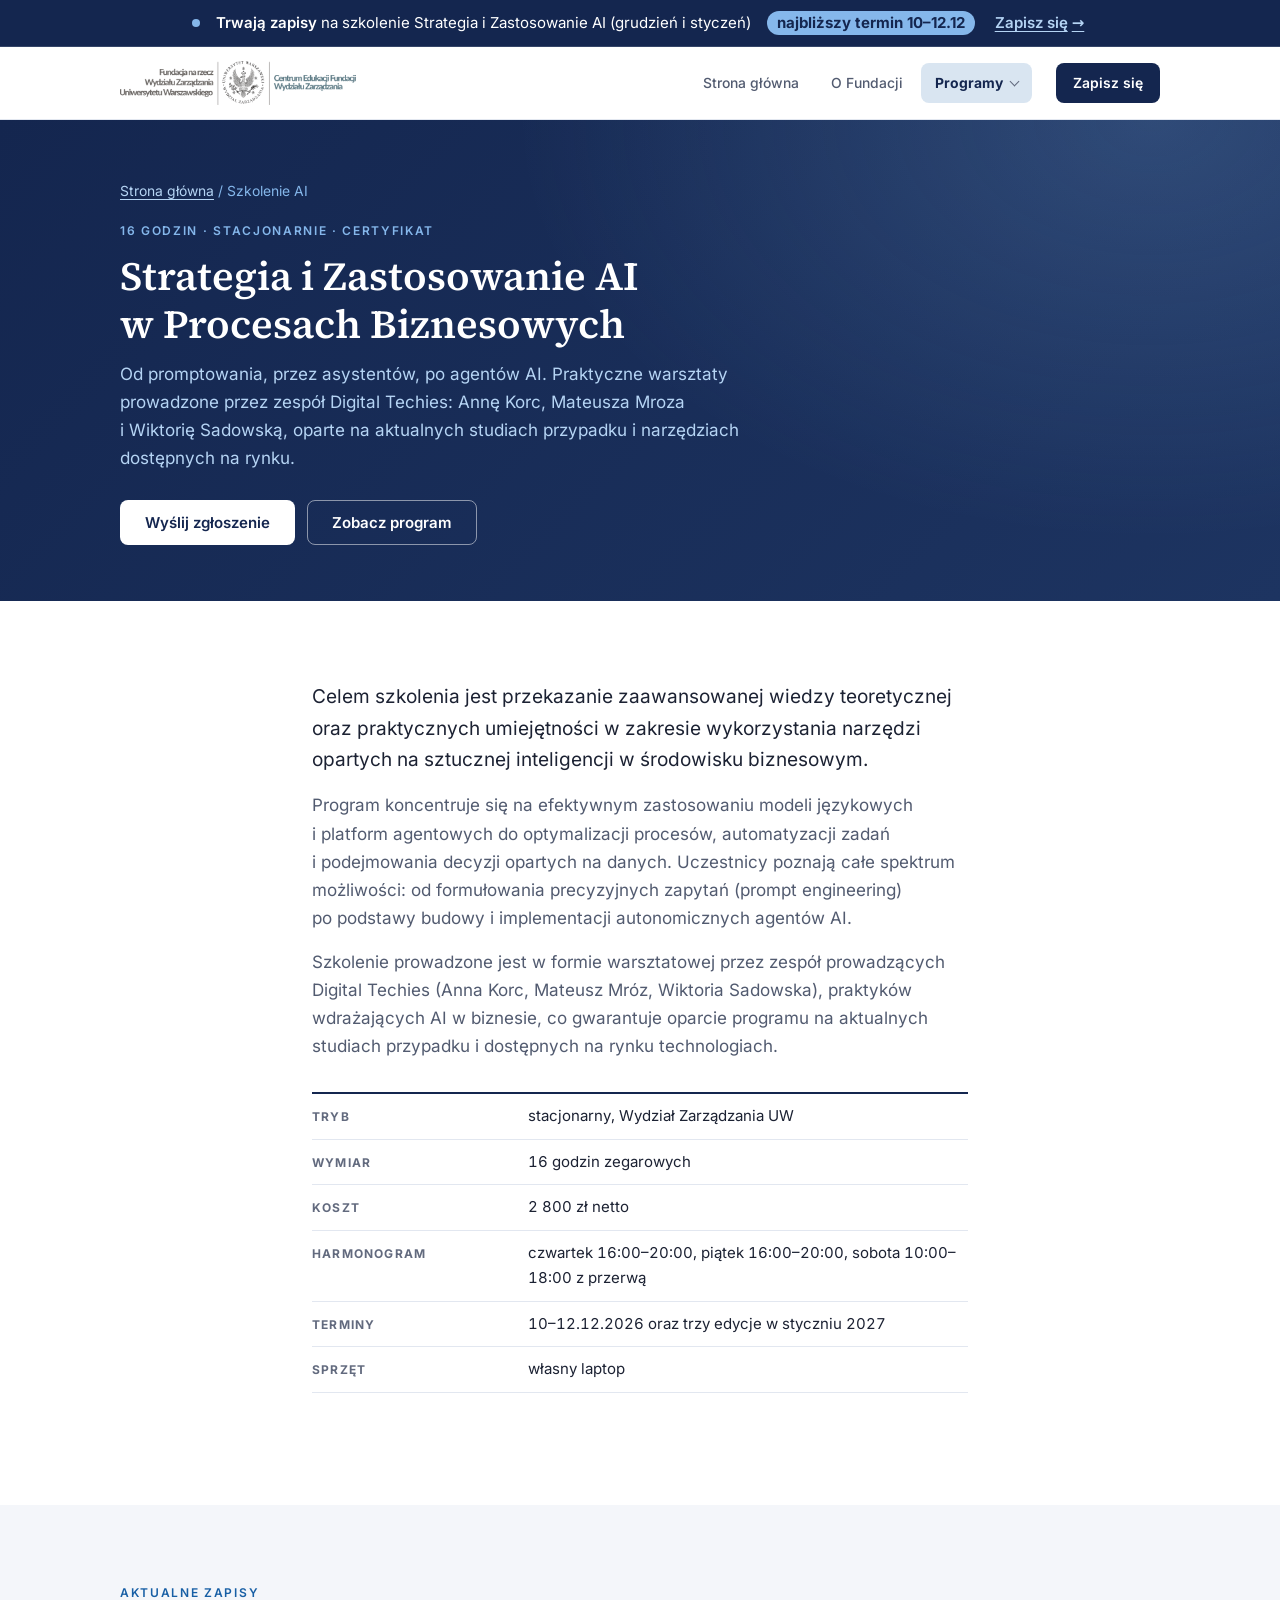
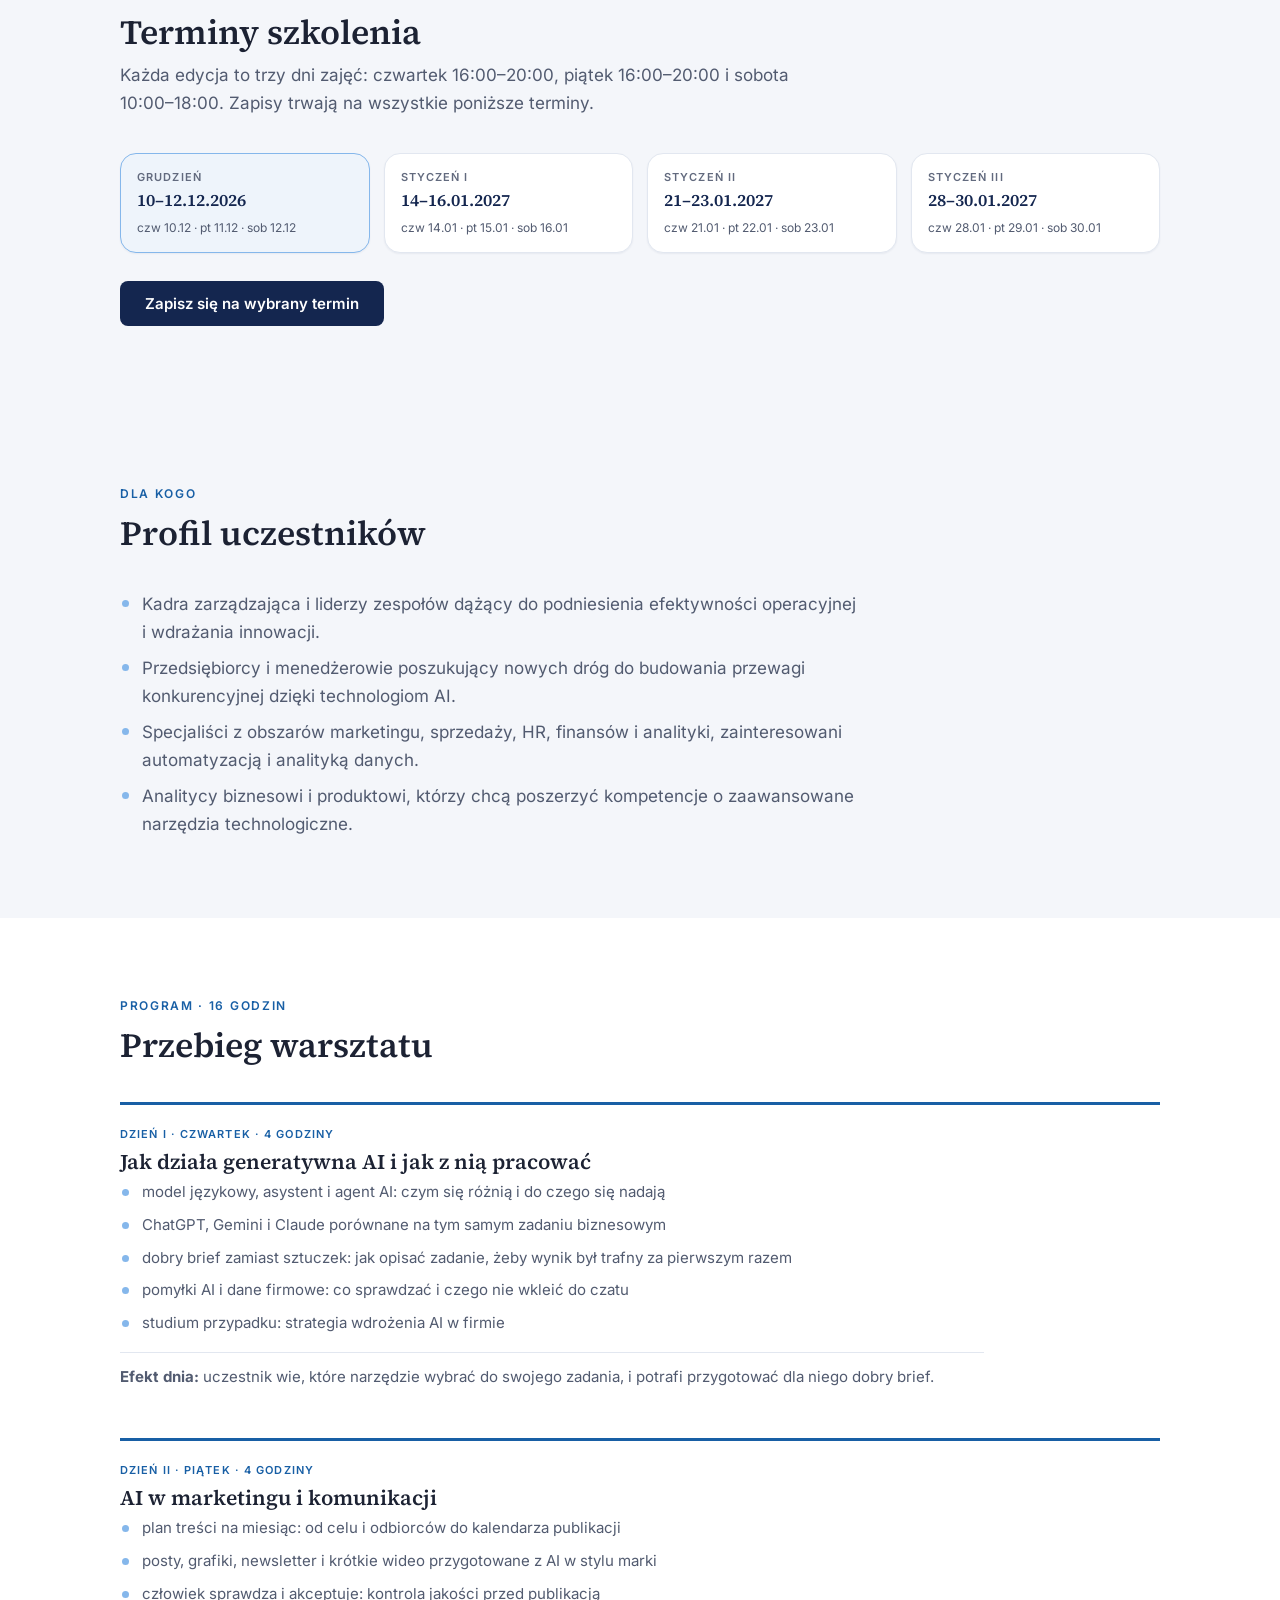
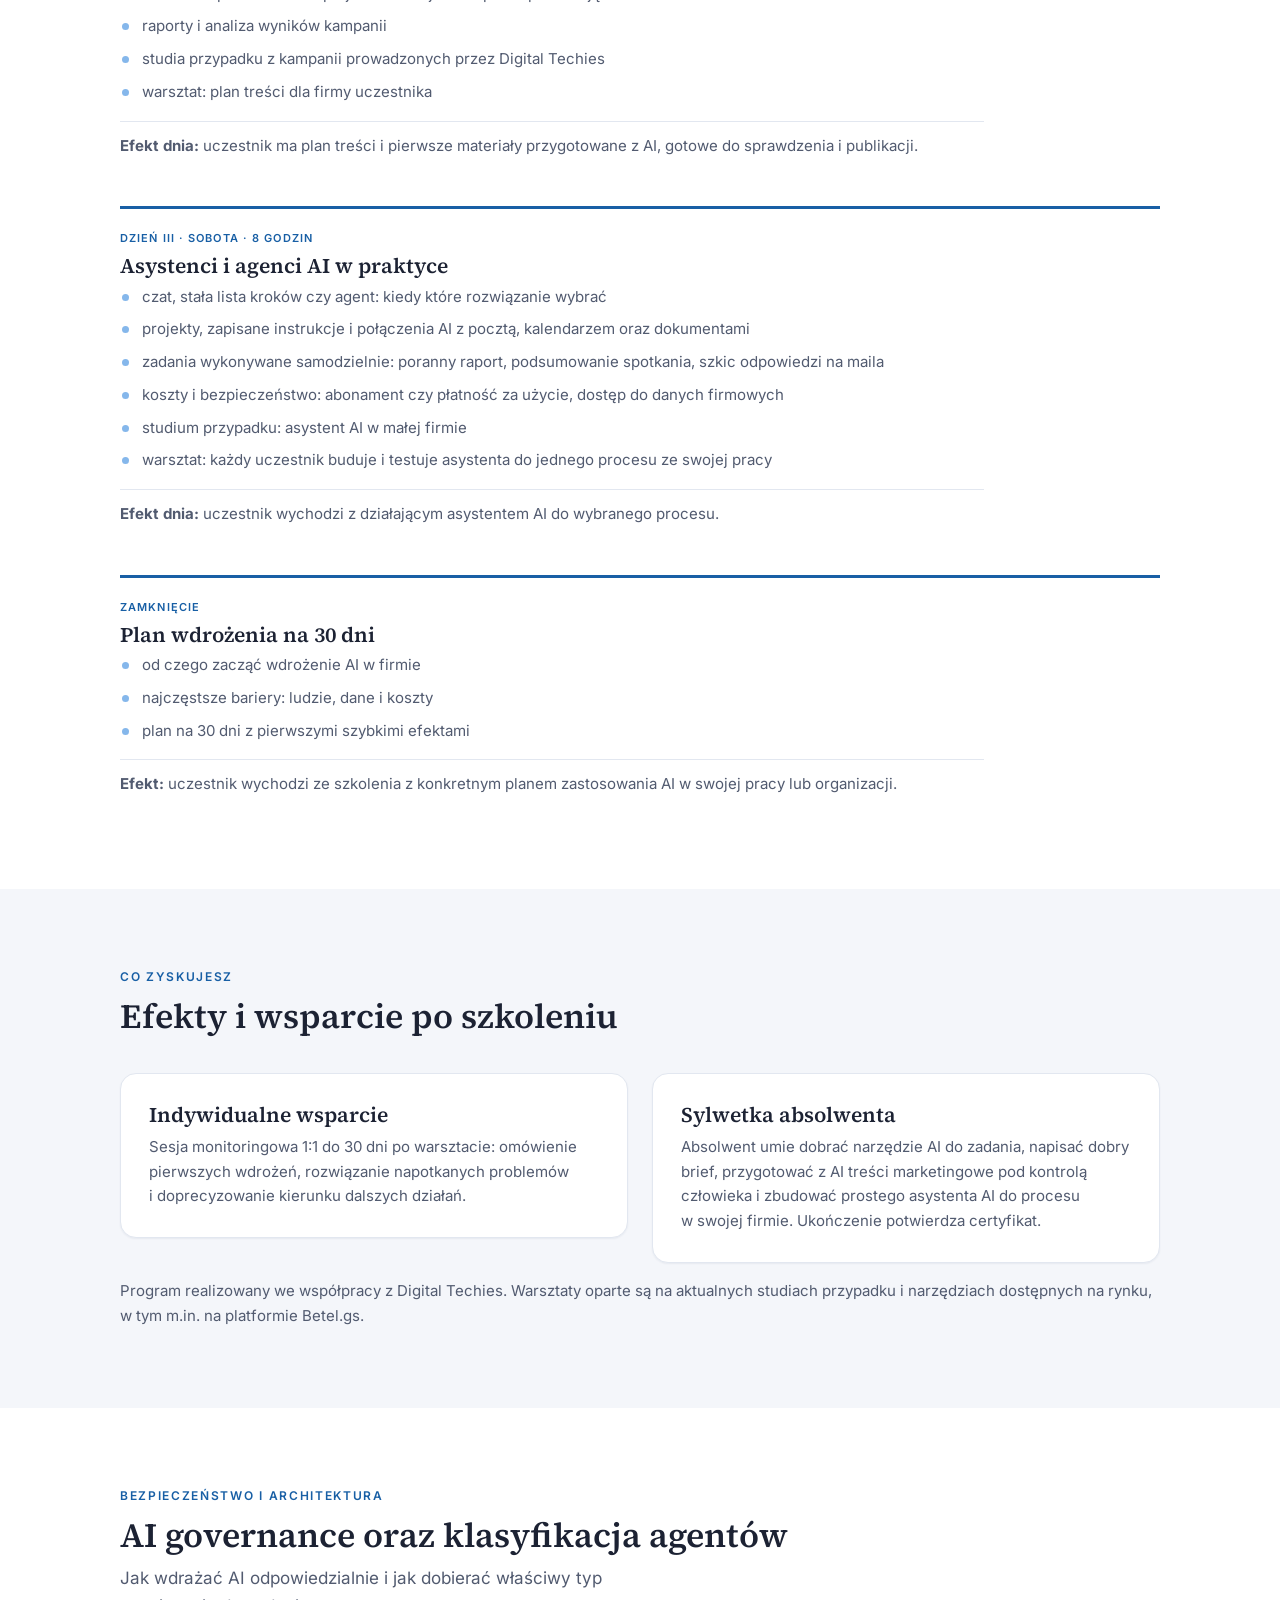
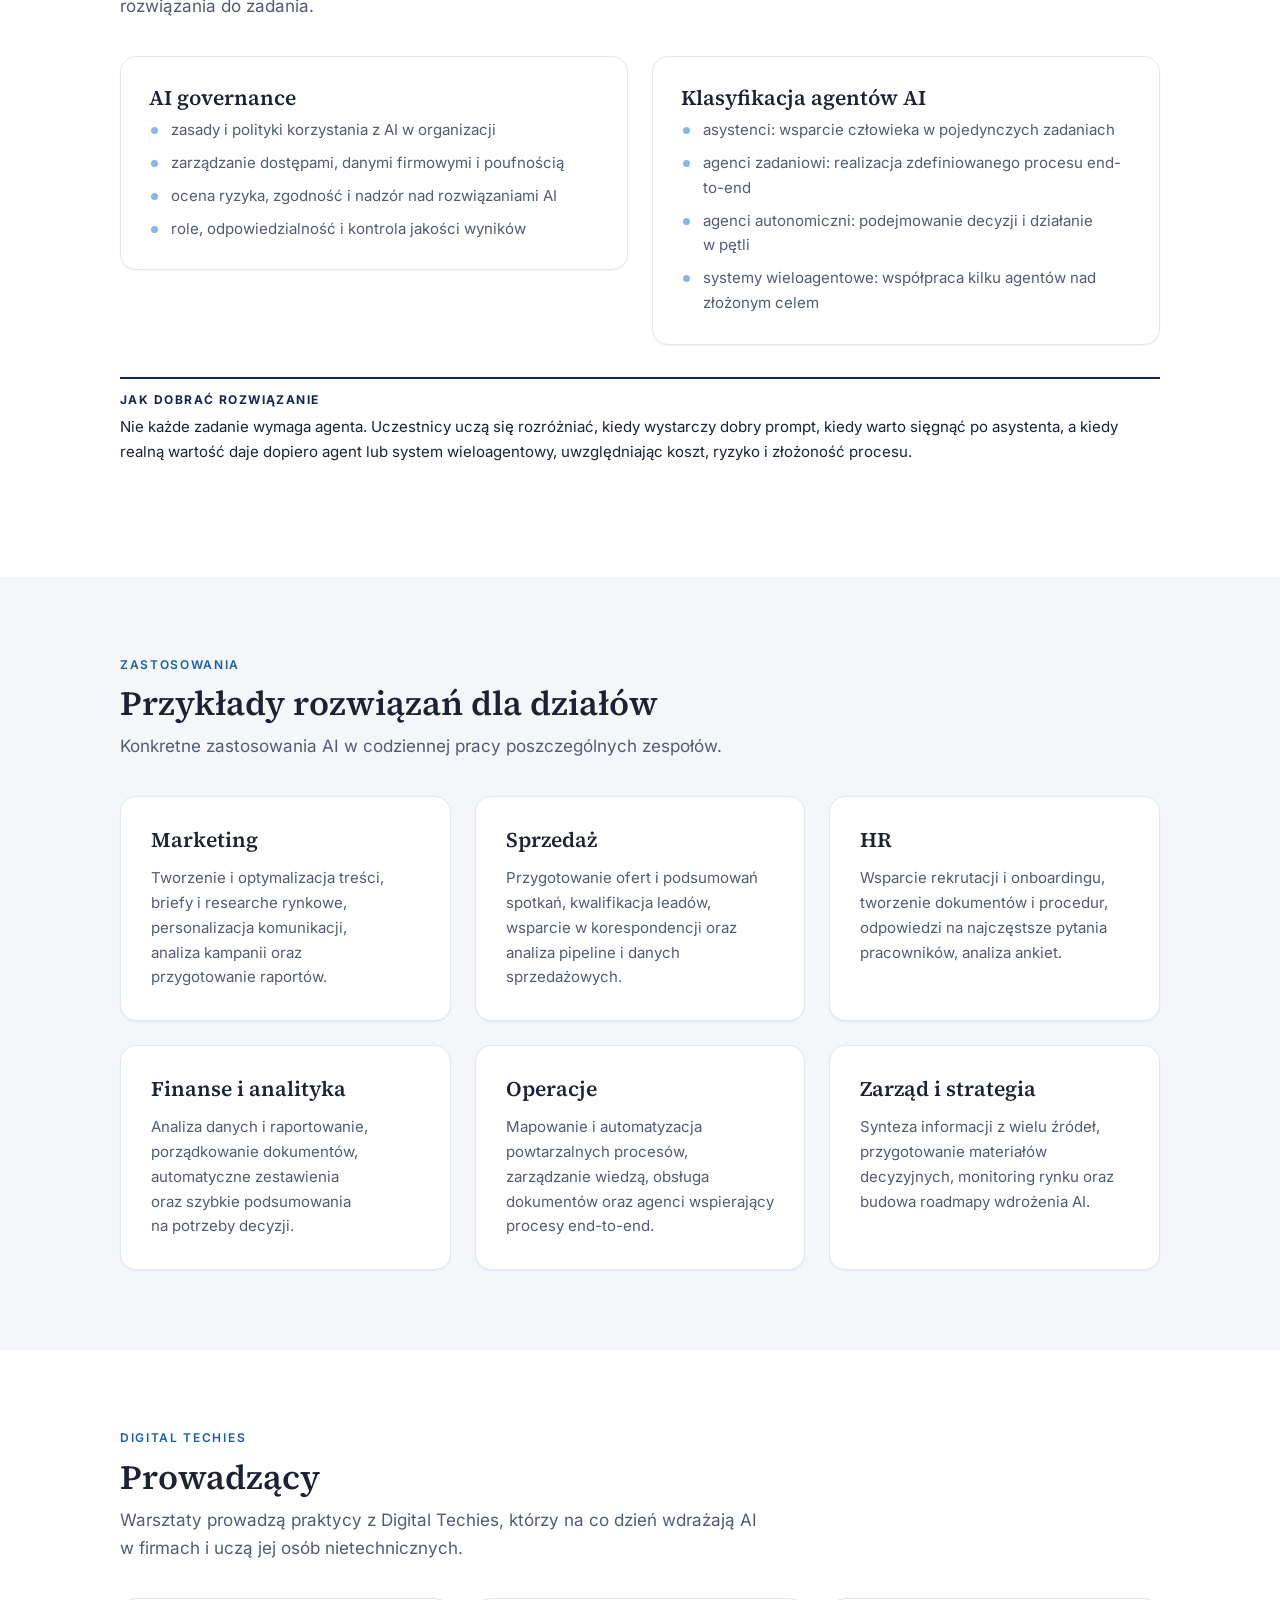
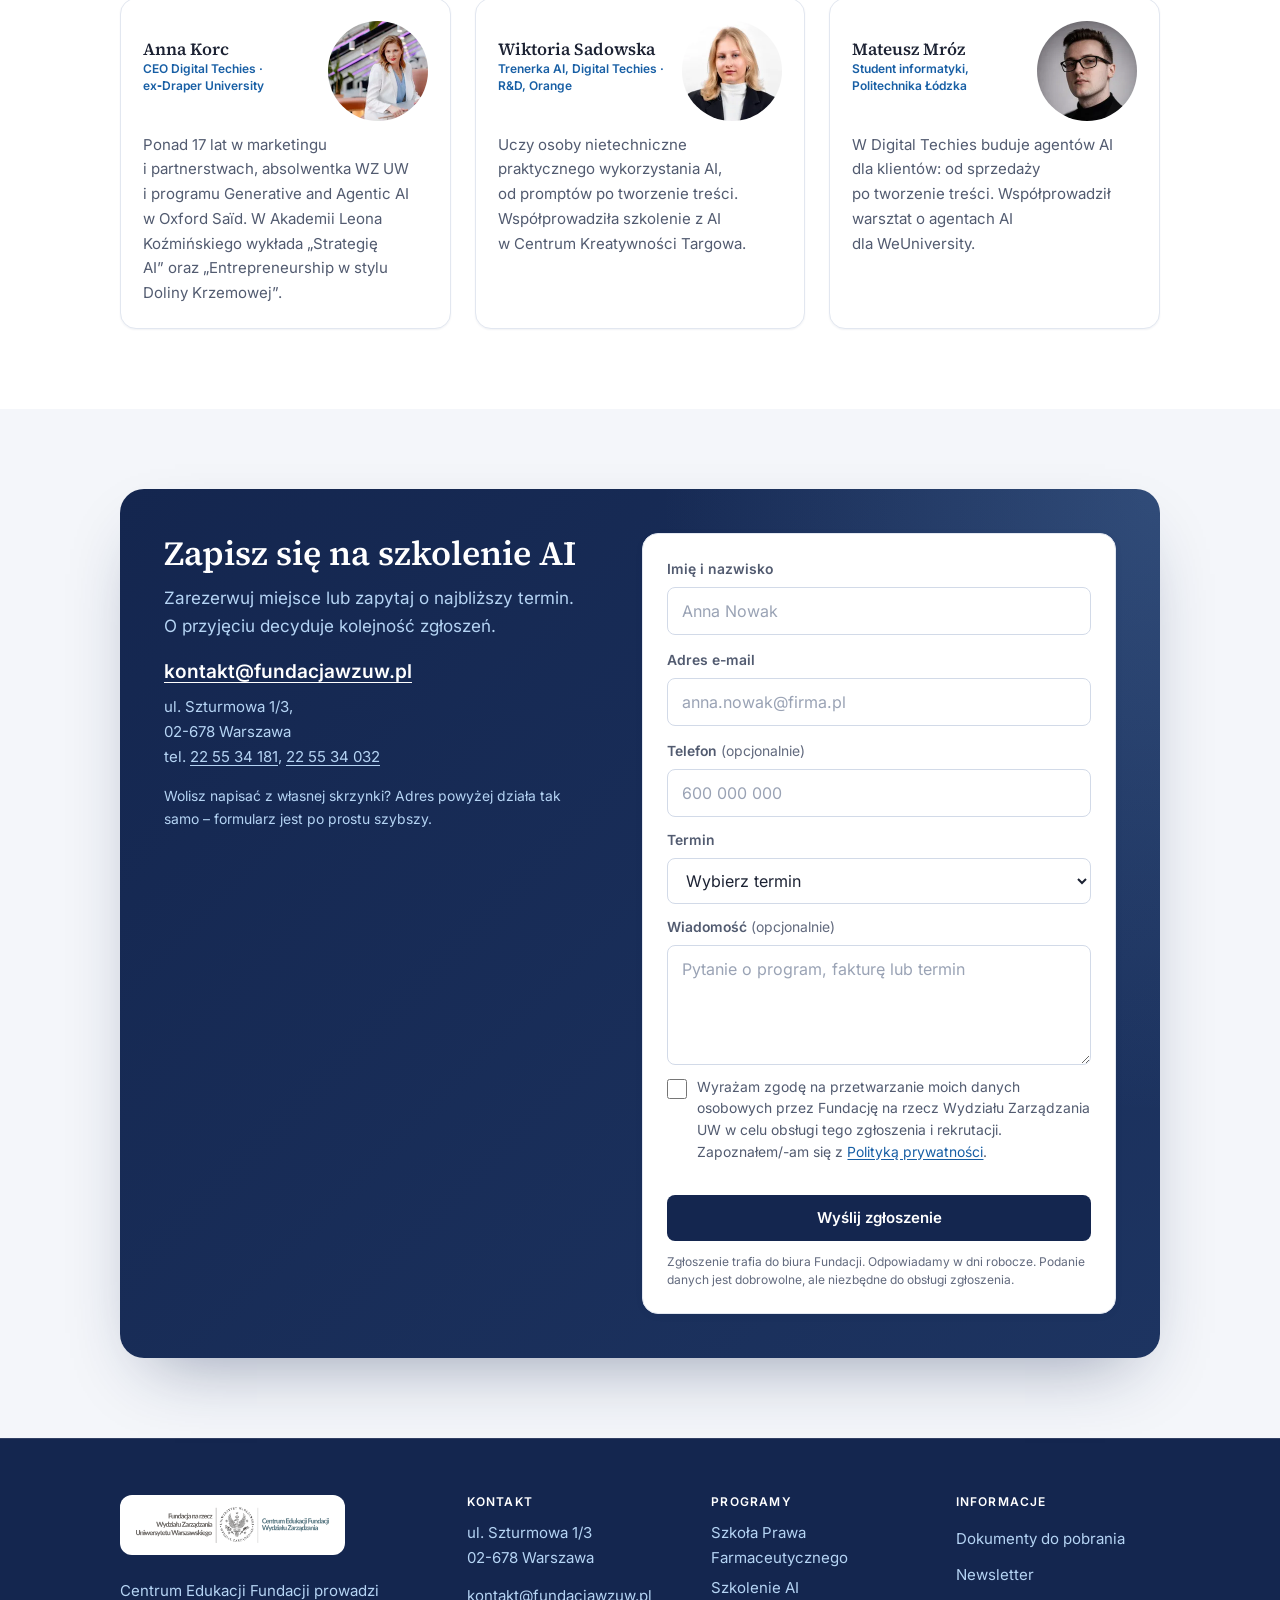
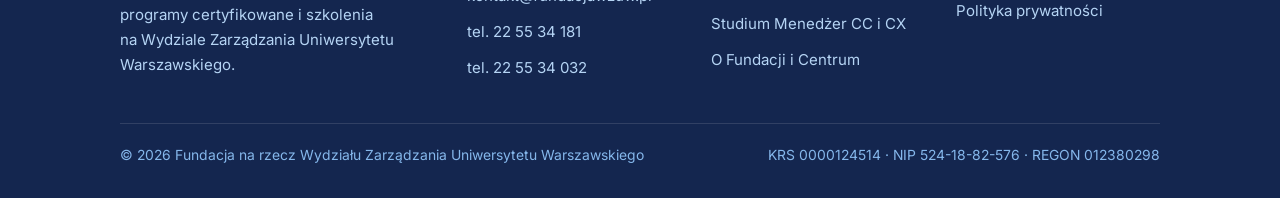
<file: szkolenie-ai.html>
<!DOCTYPE html>
<html lang="pl">
<head>
<meta charset="UTF-8">
<meta name="viewport" content="width=device-width, initial-scale=1, viewport-fit=cover">
<meta name="theme-color" content="#14264F">
<title>Strategia i&nbsp;Zastosowanie AI w&nbsp;Procesach Biznesowych &ndash; szkolenie &ndash; Fundacja WZ UW</title>
<meta name="description" content="Szkolenie &bdquo;Strategia i Zastosowanie AI w Procesach Biznesowych&rdquo;: 16 godzin warsztat&oacute;w stacjonarnych na WZ UW: ChatGPT, Gemini i Claude w praktyce, AI w marketingu i asystenci AI, certyfikat i sesja 1:1.">
<link rel="canonical" href="https://fundacjawzuw.pl/szkolenie-ai.html">
<meta property="og:type" content="website">
<meta property="og:site_name" content="Centrum Edukacji Fundacji Wydzia&#322;u Zarz&#261;dzania UW">
<meta property="og:locale" content="pl_PL">
<meta property="og:title" content="Strategia i Zastosowanie AI w Procesach Biznesowych &ndash; szkolenie &ndash; Fundacja WZ UW">
<meta property="og:description" content="Szkolenie &bdquo;Strategia i Zastosowanie AI w Procesach Biznesowych&rdquo;: 16 godzin warsztat&oacute;w stacjonarnych na WZ UW: ChatGPT, Gemini i Claude w praktyce, AI w marketingu i asystenci AI, certyfikat i sesja 1:1.">
<meta property="og:url" content="https://fundacjawzuw.pl/szkolenie-ai.html">
<meta property="og:image" content="https://fundacjawzuw.pl/assets/img/og-default.png">
<meta property="og:image:width" content="1200">
<meta property="og:image:height" content="630">
<meta property="og:image:alt" content="Centrum Edukacji Fundacji Wydzia&#322;u Zarz&#261;dzania Uniwersytetu Warszawskiego">
<meta name="twitter:card" content="summary_large_image">
<meta name="twitter:title" content="Strategia i Zastosowanie AI w Procesach Biznesowych &ndash; szkolenie &ndash; Fundacja WZ UW">
<meta name="twitter:description" content="Szkolenie &bdquo;Strategia i Zastosowanie AI w Procesach Biznesowych&rdquo;: 16 godzin warsztat&oacute;w stacjonarnych na WZ UW: ChatGPT, Gemini i Claude w praktyce, AI w marketingu i asystenci AI, certyfikat i sesja 1:1.">
<meta name="twitter:image" content="https://fundacjawzuw.pl/assets/img/og-default.png">
<link rel="preload" href="assets/fonts/inter-latin.woff2" as="font" type="font/woff2" crossorigin>
<link rel="preload" href="assets/fonts/inter-latin-ext.woff2" as="font" type="font/woff2" crossorigin>
<link rel="preload" href="assets/fonts/source-serif-4-latin.woff2" as="font" type="font/woff2" crossorigin>
<link rel="preload" href="assets/fonts/source-serif-4-latin-ext.woff2" as="font" type="font/woff2" crossorigin>
<link rel="stylesheet" href="assets/css/site.css">
<link rel="icon" href="favicon.ico" sizes="32x32">
<link rel="icon" href="assets/img/icon-192.png" type="image/png" sizes="192x192">
<link rel="apple-touch-icon" href="assets/img/apple-touch-icon.png">
<link rel="manifest" href="site.webmanifest">
<script src="assets/js/site.js" defer></script>
<script type="application/ld+json">
{
  "@context": "https://schema.org",
  "@type": "Course",
  "name": "Strategia i Zastosowanie AI w Procesach Biznesowych",
  "description": "16 godzin warsztat\u00f3w stacjonarnych: ChatGPT, Gemini i Claude w praktyce, AI w marketingu i komunikacji oraz budowa w\u0142asnego asystenta AI. W cenie sesja mentoringowa 1:1 po szkoleniu.",
  "url": "https://fundacjawzuw.pl/szkolenie-ai.html",
  "inLanguage": "pl",
  "provider": {
    "@type": "EducationalOrganization",
    "name": "Fundacja na rzecz Wydzia\u0142u Zarz\u0105dzania Uniwersytetu Warszawskiego",
    "url": "https://fundacjawzuw.pl/"
  },
  "hasCourseInstance": {
    "@type": "CourseInstance",
    "courseMode": "onsite",
    "courseWorkload": "PT16H",
    "inLanguage": "pl",
    "location": {
      "@type": "Place",
      "name": "Wydzia\u0142 Zarz\u0105dzania Uniwersytetu Warszawskiego",
      "address": {
        "@type": "PostalAddress",
        "streetAddress": "ul. Szturmowa 1/3",
        "postalCode": "02-678",
        "addressLocality": "Warszawa",
        "addressCountry": "PL"
      }
    }
  },
  "offers": {
    "@type": "Offer",
    "price": "2800",
    "priceCurrency": "PLN",
    "priceSpecification": {
      "@type": "UnitPriceSpecification",
      "price": "2800",
      "priceCurrency": "PLN",
      "valueAddedTaxIncluded": false
    },
    "url": "https://fundacjawzuw.pl/szkolenie-ai.html#zapis"
  }
}
</script>
<script type="application/ld+json">
{
  "@context": "https://schema.org",
  "@type": "BreadcrumbList",
  "itemListElement": [
    { "@type": "ListItem", "position": 1, "name": "Strona g\u0142\u00f3wna", "item": "https://fundacjawzuw.pl/" },
    { "@type": "ListItem", "position": 2, "name": "Szkolenie AI", "item": "https://fundacjawzuw.pl/szkolenie-ai.html" }
  ]
}
</script>
</head>
<body>
<a class="skip-link" href="#tresc">Przejd&#378; do&nbsp;tre&#347;ci</a>

<div class="enroll-bar">
  <div class="wrap enroll-in">
    <span class="dot" aria-hidden="true"></span>
    <span><strong>Trwaj&#261; zapisy</strong> na&nbsp;szkolenie Strategia i&nbsp;Zastosowanie AI <span class="edition">(grudzie&#324; i&nbsp;stycze&#324;)</span></span>
    <span class="date">najbli&#380;szy termin 10&ndash;12.12</span>
    <a class="go" href="#terminy">Zapisz si&#281; <span aria-hidden="true">&rarr;</span></a>
  </div>
</div>

<header class="topbar">
  <div class="wrap topbar-in">
    <a class="topbar-logo" href="index.html" aria-label="Fundacja na rzecz Wydzia&#322;u Zarz&#261;dzania UW &ndash; strona g&#322;&oacute;wna">
      <picture>
        <source media="(max-width: 44.9375em)" srcset="assets/img/logo-compact.png" width="463" height="134">
        <img src="assets/img/logo-fundacja.png" width="720" height="134" decoding="async" alt="Fundacja na rzecz Wydzia&#322;u Zarz&#261;dzania UW &middot; Centrum Edukacji Fundacji">
      </picture>
    </a>
    <nav class="nav-desktop" aria-label="Nawigacja g&#322;&oacute;wna">
      <a href="index.html">Strona g&#322;&oacute;wna</a>
      <a href="o-fundacji.html">O&nbsp;Fundacji</a>
      <div class="navdrop">
        <button class="navdrop-btn" type="button" aria-expanded="false" aria-controls="navdrop-panel" aria-current="true">Programy</button>
        <div id="navdrop-panel" class="navdrop-panel">
          <p class="navdrop-label">Rok akademicki 2026/2027</p>
          <a href="szkola-prawa-farmaceutycznego.html"><span class="t">Szko&#322;a Prawa Farmaceutycznego</span><span class="s">Edycja III &middot; zjazdy weekendowe</span></a>
          <a href="szkolenie-ai.html" aria-current="page"><span class="t">Strategia i&nbsp;Zastosowanie AI w&nbsp;Procesach Biznesowych</span><span class="s">Grudzie&#324; i&nbsp;stycze&#324; &middot; 16 godzin</span></a>
          <a href="studium-menedzer-cc-cx.html"><span class="t">Studium Mened&#380;er Contact Center i&nbsp;Customer Experience</span><span class="s">Organizator: PSMB &middot; online i&nbsp;stacjonarnie</span></a>
        </div>
      </div>
    </nav>
    <a class="btn btn-primary btn-sm topbar-cta" href="#zapis">Zapisz si&#281;</a>
    <button class="menu-btn" type="button" aria-expanded="false" aria-controls="mnav">
      <span class="bars" aria-hidden="true"></span>
      <span>Menu</span>
    </button>
  </div>
  <nav id="mnav" class="mnav" aria-label="Menu mobilne">
    <div class="mnav-in">
      <div class="mnav-list">
        <a href="index.html">Strona g&#322;&oacute;wna</a>
        <a href="o-fundacji.html">O&nbsp;Fundacji</a>
        <div class="mnav-group" role="group" aria-labelledby="mnav-programy">
          <span id="mnav-programy" class="mnav-label">Programy</span>
          <a href="szkola-prawa-farmaceutycznego.html">Szko&#322;a Prawa Farmaceutycznego</a>
          <a href="szkolenie-ai.html" aria-current="page">Strategia i&nbsp;Zastosowanie AI w&nbsp;Procesach Biznesowych</a>
          <a href="studium-menedzer-cc-cx.html">Studium Mened&#380;er Contact Center i&nbsp;Customer Experience</a>
        </div>
        <a class="btn btn-primary" href="#zapis">Zapisz si&#281;</a>
      </div>
    </div>
  </nav>
</header>

<main id="tresc">
<section class="phero phero-tall">
  <div class="wrap phero-in">
    <nav class="crumbs" aria-label="&#346;cie&#380;ka nawigacji"><a href="index.html">Strona g&#322;&oacute;wna</a> / Szkolenie AI</nav>
    <span class="eyebrow">16 godzin &middot; stacjonarnie &middot; certyfikat</span>
    <h1>Strategia i&nbsp;Zastosowanie AI w&nbsp;Procesach Biznesowych</h1>
    <p>Od&nbsp;promptowania, przez asystent&oacute;w, po&nbsp;agent&oacute;w AI. Praktyczne warsztaty prowadzone przez zesp&oacute;&#322; Digital Techies: Ann&#281; Korc, Mateusza Mroza i&nbsp;Wiktori&#281; Sadowsk&#261;, oparte na&nbsp;aktualnych studiach przypadku i&nbsp;narz&#281;dziach dost&#281;pnych na&nbsp;rynku.</p>
    <div class="section-cta">
      <a class="btn btn-light" href="#zapis">Wy&#347;lij zg&#322;oszenie</a>
      <a class="btn btn-ghost" href="#program">Zobacz program</a>
    </div>
  </div>
</section>

<section>
  <div class="wrap prose">
    <p class="lede">Celem szkolenia jest przekazanie zaawansowanej wiedzy teoretycznej oraz praktycznych umiej&#281;tno&#347;ci w&nbsp;zakresie wykorzystania narz&#281;dzi opartych na&nbsp;sztucznej inteligencji w&nbsp;&#347;rodowisku biznesowym.</p>
    <p>Program koncentruje si&#281; na&nbsp;efektywnym zastosowaniu modeli j&#281;zykowych i&nbsp;platform agentowych do&nbsp;optymalizacji proces&oacute;w, automatyzacji zada&#324; i&nbsp;podejmowania decyzji opartych na&nbsp;danych. Uczestnicy poznaj&#261; ca&#322;e spektrum mo&#380;liwo&#347;ci: od&nbsp;formu&#322;owania precyzyjnych zapyta&#324; (prompt engineering) po&nbsp;podstawy budowy i&nbsp;implementacji autonomicznych agent&oacute;w AI.</p>
    <p>Szkolenie prowadzone jest w&nbsp;formie warsztatowej przez zesp&oacute;&#322; prowadz&#261;cych Digital Techies (Anna Korc, Mateusz Mr&oacute;z, Wiktoria Sadowska), praktyk&oacute;w wdra&#380;aj&#261;cych AI w&nbsp;biznesie, co gwarantuje oparcie programu na&nbsp;aktualnych studiach przypadku i&nbsp;dost&#281;pnych na&nbsp;rynku technologiach.</p>
    <dl class="facts">
      <div><dt>Tryb</dt><dd>stacjonarny, Wydzia&#322; Zarz&#261;dzania UW</dd></div>
      <div><dt>Wymiar</dt><dd>16 godzin zegarowych</dd></div>
      <div><dt>Koszt</dt><dd>2&nbsp;800 z&#322; netto</dd></div>
      <div><dt>Harmonogram</dt><dd>czwartek 16:00&ndash;20:00, pi&#261;tek 16:00&ndash;20:00, sobota 10:00&ndash;18:00 z&nbsp;przerw&#261;</dd></div>
      <div><dt>Terminy</dt><dd><a href="#terminy">10&ndash;12.12.2026 oraz trzy edycje w&nbsp;styczniu 2027</a></dd></div>
      <div><dt>Sprz&#281;t</dt><dd>w&#322;asny laptop</dd></div>
    </dl>
  </div>
</section>

<section id="terminy" class="alt">
  <div class="wrap">
    <div class="sec-head">
      <span class="eyebrow">Aktualne zapisy</span>
      <h2>Terminy szkolenia</h2>
      <p>Ka&#380;da edycja to trzy dni zaj&#281;&#263;: czwartek 16:00&ndash;20:00, pi&#261;tek 16:00&ndash;20:00 i&nbsp;sobota 10:00&ndash;18:00. Zapisy trwaj&#261; na&nbsp;wszystkie poni&#380;sze terminy.</p>
    </div>
    <div class="dates">
      <div class="date-card date-card-lead"><div class="n">Grudzie&#324;</div><div class="d">10&ndash;12.12.2026</div><div class="s">czw 10.12 &middot; pt 11.12 &middot; sob 12.12</div></div>
      <div class="date-card"><div class="n">Stycze&#324; I</div><div class="d">14&ndash;16.01.2027</div><div class="s">czw 14.01 &middot; pt 15.01 &middot; sob 16.01</div></div>
      <div class="date-card"><div class="n">Stycze&#324; II</div><div class="d">21&ndash;23.01.2027</div><div class="s">czw 21.01 &middot; pt 22.01 &middot; sob 23.01</div></div>
      <div class="date-card"><div class="n">Stycze&#324; III</div><div class="d">28&ndash;30.01.2027</div><div class="s">czw 28.01 &middot; pt 29.01 &middot; sob 30.01</div></div>
    </div>
    <div class="section-cta"><a class="btn btn-primary" href="#zapis">Zapisz si&#281; na&nbsp;wybrany termin</a></div>
  </div>
</section>

<section class="alt">
  <div class="wrap">
    <div class="sec-head"><span class="eyebrow">Dla&nbsp;kogo</span><h2>Profil uczestnik&oacute;w</h2></div>
    <div class="prose">
      <ul class="clean">
        <li>Kadra zarz&#261;dzaj&#261;ca i&nbsp;liderzy zespo&#322;&oacute;w d&#261;&#380;&#261;cy do&nbsp;podniesienia efektywno&#347;ci operacyjnej i&nbsp;wdra&#380;ania innowacji.</li>
        <li>Przedsi&#281;biorcy i&nbsp;mened&#380;erowie poszukuj&#261;cy nowych dr&oacute;g do&nbsp;budowania przewagi konkurencyjnej dzi&#281;ki technologiom AI.</li>
        <li>Specjali&#347;ci z&nbsp;obszar&oacute;w marketingu, sprzeda&#380;y, HR, finans&oacute;w i&nbsp;analityki, zainteresowani automatyzacj&#261; i&nbsp;analityk&#261; danych.</li>
        <li>Analitycy biznesowi i&nbsp;produktowi, kt&oacute;rzy chc&#261; poszerzy&#263; kompetencje o&nbsp;zaawansowane narz&#281;dzia technologiczne.</li>
      </ul>
    </div>
  </div>
</section>

<section id="program">
  <div class="wrap">
    <div class="sec-head"><span class="eyebrow">Program &middot; 16 godzin</span><h2>Przebieg warsztatu</h2></div>
    <div class="mods mods-stack">
      <div class="mod mod-day">
        <div class="meta">Dzie&#324; I&nbsp;&middot; czwartek &middot; 4 godziny</div>
        <h3>Jak dzia&#322;a generatywna AI i&nbsp;jak z&nbsp;ni&#261; pracowa&#263;</h3>
        <ul class="clean">
          <li>model j&#281;zykowy, asystent i&nbsp;agent AI: czym si&#281; r&oacute;&#380;ni&#261; i&nbsp;do&nbsp;czego si&#281; nadaj&#261;</li>
          <li>ChatGPT, Gemini i&nbsp;Claude por&oacute;wnane na&nbsp;tym samym zadaniu biznesowym</li>
          <li>dobry brief zamiast sztuczek: jak opisa&#263; zadanie, &#380;eby wynik by&#322; trafny za&nbsp;pierwszym razem</li>
          <li>pomy&#322;ki AI i&nbsp;dane firmowe: co sprawdza&#263; i&nbsp;czego nie wklei&#263; do&nbsp;czatu</li>
          <li>studium przypadku: strategia wdro&#380;enia AI w&nbsp;firmie</li>
        </ul>
        <div class="callout"><p><b>Efekt dnia:</b> uczestnik wie, kt&oacute;re narz&#281;dzie wybra&#263; do&nbsp;swojego zadania, i&nbsp;potrafi przygotowa&#263; dla&nbsp;niego dobry brief.</p></div>
      </div>
      <div class="mod mod-day">
        <div class="meta">Dzie&#324; II &middot; pi&#261;tek &middot; 4 godziny</div>
        <h3>AI w&nbsp;marketingu i&nbsp;komunikacji</h3>
        <ul class="clean">
          <li>plan tre&#347;ci na&nbsp;miesi&#261;c: od&nbsp;celu i&nbsp;odbiorc&oacute;w do&nbsp;kalendarza publikacji</li>
          <li>posty, grafiki, newsletter i&nbsp;kr&oacute;tkie wideo przygotowane z&nbsp;AI w&nbsp;stylu marki</li>
          <li>cz&#322;owiek sprawdza i&nbsp;akceptuje: kontrola jako&#347;ci przed publikacj&#261;</li>
          <li>raporty i&nbsp;analiza wynik&oacute;w kampanii</li>
          <li>studia przypadku z&nbsp;kampanii prowadzonych przez Digital Techies</li>
          <li>warsztat: plan tre&#347;ci dla&nbsp;firmy uczestnika</li>
        </ul>
        <div class="callout"><p><b>Efekt dnia:</b> uczestnik ma plan tre&#347;ci i&nbsp;pierwsze materia&#322;y przygotowane z&nbsp;AI, gotowe do&nbsp;sprawdzenia i&nbsp;publikacji.</p></div>
      </div>
      <div class="mod mod-day">
        <div class="meta">Dzie&#324; III &middot; sobota &middot; 8 godzin</div>
        <h3>Asystenci i&nbsp;agenci AI w&nbsp;praktyce</h3>
        <ul class="clean">
          <li>czat, sta&#322;a lista krok&oacute;w czy agent: kiedy kt&oacute;re rozwi&#261;zanie wybra&#263;</li>
          <li>projekty, zapisane instrukcje i&nbsp;po&#322;&#261;czenia AI z&nbsp;poczt&#261;, kalendarzem oraz dokumentami</li>
          <li>zadania wykonywane samodzielnie: poranny raport, podsumowanie spotkania, szkic odpowiedzi na&nbsp;maila</li>
          <li>koszty i&nbsp;bezpiecze&#324;stwo: abonament czy p&#322;atno&#347;&#263; za&nbsp;u&#380;ycie, dost&#281;p do&nbsp;danych firmowych</li>
          <li>studium przypadku: asystent AI w&nbsp;ma&#322;ej firmie</li>
          <li>warsztat: ka&#380;dy uczestnik buduje i&nbsp;testuje asystenta do&nbsp;jednego procesu ze&nbsp;swojej pracy</li>
        </ul>
        <div class="callout"><p><b>Efekt dnia:</b> uczestnik wychodzi z&nbsp;dzia&#322;aj&#261;cym asystentem AI do&nbsp;wybranego procesu.</p></div>
      </div>
      <div class="mod mod-day">
        <div class="meta">Zamkni&#281;cie</div>
        <h3>Plan wdro&#380;enia na&nbsp;30 dni</h3>
        <ul class="clean">
          <li>od&nbsp;czego zacz&#261;&#263; wdro&#380;enie AI w&nbsp;firmie</li>
          <li>najcz&#281;stsze bariery: ludzie, dane i&nbsp;koszty</li>
          <li>plan na&nbsp;30 dni z&nbsp;pierwszymi szybkimi efektami</li>
        </ul>
        <div class="callout"><p><b>Efekt:</b> uczestnik wychodzi ze&nbsp;szkolenia z&nbsp;konkretnym planem zastosowania AI w&nbsp;swojej pracy lub organizacji.</p></div>
      </div>
    </div>
  </div>
</section>

<section id="materialy" class="alt">
  <div class="wrap">
    <div class="sec-head"><span class="eyebrow">Co zyskujesz</span><h2>Efekty i&nbsp;wsparcie po&nbsp;szkoleniu</h2></div>
    <div class="split">
      <div class="card-flat"><h3>Indywidualne wsparcie</h3><p>Sesja monitoringowa 1:1 do&nbsp;30 dni po&nbsp;warsztacie: om&oacute;wienie pierwszych wdro&#380;e&#324;, rozwi&#261;zanie napotkanych problem&oacute;w i&nbsp;doprecyzowanie kierunku dalszych dzia&#322;a&#324;.</p></div>
      <div class="card-flat"><h3>Sylwetka absolwenta</h3><p>Absolwent umie dobra&#263; narz&#281;dzie AI do&nbsp;zadania, napisa&#263; dobry brief, przygotowa&#263; z&nbsp;AI tre&#347;ci marketingowe pod kontrol&#261; cz&#322;owieka i&nbsp;zbudowa&#263; prostego asystenta AI do&nbsp;procesu w&nbsp;swojej firmie. Uko&#324;czenie potwierdza certyfikat.</p></div>
    </div>
    <p class="note">Program realizowany we&nbsp;wsp&oacute;&#322;pracy z&nbsp;Digital Techies. Warsztaty oparte s&#261; na&nbsp;aktualnych studiach przypadku i&nbsp;narz&#281;dziach dost&#281;pnych na&nbsp;rynku, w&nbsp;tym m.in. na&nbsp;platformie Betel.gs.</p>
  </div>
</section>

<section>
  <div class="wrap">
    <div class="sec-head">
      <span class="eyebrow">Bezpiecze&#324;stwo i&nbsp;architektura</span>
      <h2>AI governance oraz klasyfikacja agent&oacute;w</h2>
      <p>Jak wdra&#380;a&#263; AI odpowiedzialnie i&nbsp;jak dobiera&#263; w&#322;a&#347;ciwy typ rozwi&#261;zania do&nbsp;zadania.</p>
    </div>
    <div class="split">
      <div class="card-flat">
        <h3>AI governance</h3>
        <ul class="clean">
          <li>zasady i&nbsp;polityki korzystania z&nbsp;AI w&nbsp;organizacji</li>
          <li>zarz&#261;dzanie dost&#281;pami, danymi firmowymi i&nbsp;poufno&#347;ci&#261;</li>
          <li>ocena ryzyka, zgodno&#347;&#263; i&nbsp;nadz&oacute;r nad rozwi&#261;zaniami AI</li>
          <li>role, odpowiedzialno&#347;&#263; i&nbsp;kontrola jako&#347;ci wynik&oacute;w</li>
        </ul>
      </div>
      <div class="card-flat">
        <h3>Klasyfikacja agent&oacute;w AI</h3>
        <ul class="clean">
          <li>asystenci: wsparcie cz&#322;owieka w&nbsp;pojedynczych zadaniach</li>
          <li>agenci zadaniowi: realizacja zdefiniowanego procesu end-to-end</li>
          <li>agenci autonomiczni: podejmowanie decyzji i&nbsp;dzia&#322;anie w&nbsp;p&#281;tli</li>
          <li>systemy wieloagentowe: wsp&oacute;&#322;praca kilku agent&oacute;w nad z&#322;o&#380;onym celem</li>
        </ul>
      </div>
    </div>
    <div class="callout">
      <h3>Jak dobra&#263; rozwi&#261;zanie</h3>
      <p>Nie ka&#380;de zadanie wymaga agenta. Uczestnicy ucz&#261; si&#281; rozr&oacute;&#380;nia&#263;, kiedy wystarczy dobry prompt, kiedy warto si&#281;gn&#261;&#263; po&nbsp;asystenta, a&nbsp;kiedy realn&#261; warto&#347;&#263; daje dopiero agent lub system wieloagentowy, uwzgl&#281;dniaj&#261;c koszt, ryzyko i&nbsp;z&#322;o&#380;ono&#347;&#263; procesu.</p>
    </div>
  </div>
</section>

<section class="alt">
  <div class="wrap">
    <div class="sec-head">
      <span class="eyebrow">Zastosowania</span>
      <h2>Przyk&#322;ady rozwi&#261;za&#324; dla&nbsp;dzia&#322;&oacute;w</h2>
      <p>Konkretne zastosowania AI w&nbsp;codziennej pracy poszczeg&oacute;lnych zespo&#322;&oacute;w.</p>
    </div>
    <div class="cards">
      <article class="card"><h3>Marketing</h3><p class="desc">Tworzenie i&nbsp;optymalizacja tre&#347;ci, briefy i&nbsp;researche rynkowe, personalizacja komunikacji, analiza kampanii oraz przygotowanie raport&oacute;w.</p></article>
      <article class="card"><h3>Sprzeda&#380;</h3><p class="desc">Przygotowanie ofert i&nbsp;podsumowa&#324; spotka&#324;, kwalifikacja lead&oacute;w, wsparcie w&nbsp;korespondencji oraz analiza pipeline i&nbsp;danych sprzeda&#380;owych.</p></article>
      <article class="card"><h3>HR</h3><p class="desc">Wsparcie rekrutacji i&nbsp;onboardingu, tworzenie dokument&oacute;w i&nbsp;procedur, odpowiedzi na&nbsp;najcz&#281;stsze pytania pracownik&oacute;w, analiza ankiet.</p></article>
      <article class="card"><h3>Finanse i&nbsp;analityka</h3><p class="desc">Analiza danych i&nbsp;raportowanie, porz&#261;dkowanie dokument&oacute;w, automatyczne zestawienia oraz szybkie podsumowania na&nbsp;potrzeby decyzji.</p></article>
      <article class="card"><h3>Operacje</h3><p class="desc">Mapowanie i&nbsp;automatyzacja powtarzalnych proces&oacute;w, zarz&#261;dzanie wiedz&#261;, obs&#322;uga dokument&oacute;w oraz agenci wspieraj&#261;cy procesy end-to-end.</p></article>
      <article class="card"><h3>Zarz&#261;d i&nbsp;strategia</h3><p class="desc">Synteza informacji z&nbsp;wielu &#378;r&oacute;de&#322;, przygotowanie materia&#322;&oacute;w decyzyjnych, monitoring rynku oraz budowa roadmapy wdro&#380;enia AI.</p></article>
    </div>
  </div>
</section>

<section id="prowadzacy">
  <div class="wrap">
    <div class="sec-head">
      <span class="eyebrow">Digital Techies</span>
      <h2>Prowadz&#261;cy</h2>
      <p>Warsztaty prowadz&#261; praktycy z&nbsp;Digital&nbsp;Techies, kt&oacute;rzy na&nbsp;co dzie&#324; wdra&#380;aj&#261; AI w&nbsp;firmach i&nbsp;ucz&#261; jej os&oacute;b nietechnicznych.</p>
    </div>
    <div class="people">
      <div class="person"><img class="person-photo" src="assets/img/prowadzacy/korc.webp" alt="" width="100" height="100" loading="lazy" decoding="async"><h3>Anna Korc</h3><div class="role">CEO Digital Techies &middot; ex&#8209;Draper University</div><p>Ponad 17 lat w&nbsp;marketingu i&nbsp;partnerstwach, absolwentka WZ UW i&nbsp;programu Generative and Agentic AI w&nbsp;Oxford Sa&iuml;d. W&nbsp;Akademii Leona Ko&#378;mi&#324;skiego wyk&#322;ada &bdquo;Strategi&#281; AI&rdquo; oraz &bdquo;Entrepreneurship w&nbsp;stylu Doliny Krzemowej&rdquo;.</p></div>
      <div class="person"><img class="person-photo" src="assets/img/prowadzacy/sadowska.webp" alt="" width="100" height="100" loading="lazy" decoding="async"><h3>Wiktoria Sadowska</h3><div class="role">Trenerka AI, Digital Techies &middot; R&amp;D, Orange</div><p>Uczy osoby nietechniczne praktycznego wykorzystania AI, od&nbsp;prompt&oacute;w po&nbsp;tworzenie tre&#347;ci. Wsp&oacute;&#322;prowadzi&#322;a szkolenie z&nbsp;AI w&nbsp;Centrum Kreatywno&#347;ci Targowa.</p></div>
      <div class="person"><img class="person-photo" src="assets/img/prowadzacy/mroz.webp" alt="" width="100" height="100" loading="lazy" decoding="async"><h3>Mateusz Mr&oacute;z</h3><div class="role">Student informatyki, Politechnika &#321;&oacute;dzka</div><p>W&nbsp;Digital Techies buduje agent&oacute;w AI dla&nbsp;klient&oacute;w: od&nbsp;sprzeda&#380;y po&nbsp;tworzenie tre&#347;ci. Wsp&oacute;&#322;prowadzi&#322; warsztat o&nbsp;agentach AI dla&nbsp;WeUniversity.</p></div>
    </div>
  </div>
</section>

<section id="zapis" class="alt">
  <div class="wrap">
    <div class="enroll-box">
      <div class="enroll-grid">
        <div>
          <h2 id="ai-form-head">Zapisz si&#281; na&nbsp;szkolenie AI</h2>
          <p>Zarezerwuj miejsce lub zapytaj o&nbsp;najbli&#380;szy termin. O&nbsp;przyj&#281;ciu decyduje kolejno&#347;&#263; zg&#322;osze&#324;.</p>
          <a class="mail" href="mailto:kontakt@fundacjawzuw.pl?subject=Zg%C5%82oszenie%20-%20Szkolenie%20AI">kontakt@<wbr>fundacjawzuw.pl</a>
          <p class="addr"><span>ul. Szturmowa 1/3, <span class="nowrap">02-678 Warszawa</span></span><span>tel. <a href="tel:+48225534181">22 55 34 181</a>, <a href="tel:+48225534032">22 55 34 032</a></span></p>
          <p class="alt-note">Wolisz napisa&#263; z&nbsp;w&#322;asnej skrzynki? Adres powy&#380;ej dzia&#322;a tak samo &ndash; formularz jest po&nbsp;prostu szybszy.</p>
        </div>
      <form class="form" name="zgloszenie-ai" method="POST" action="dziekujemy.html" data-netlify="true" netlify-honeypot="hp" data-form aria-labelledby="ai-form-head">
        <input type="hidden" name="form-name" value="zgloszenie-ai">
        <input type="hidden" name="program" value="Strategia i Zastosowanie AI w Procesach Biznesowych">
        <input type="hidden" name="wersja-zgody" value="2026-08">
        <p class="hp"><label>Zostaw to pole puste <input type="text" name="hp" tabindex="-1" autocomplete="off"></label></p>
        <div class="form-grid">
          <div class="form-row">
            <label class="fl" for="zgloszenie-ai-name">Imi&#281; i&nbsp;nazwisko</label>
            <input id="zgloszenie-ai-name" name="imie_nazwisko" type="text" required autocomplete="name" placeholder="Anna Nowak">
          </div>
          <div class="form-row">
            <label class="fl" for="zgloszenie-ai-email">Adres e-mail</label>
            <input id="zgloszenie-ai-email" name="email" type="email" required autocomplete="email" placeholder="anna.nowak@firma.pl">
          </div>
          <div class="form-row">
            <label class="fl" for="zgloszenie-ai-tel">Telefon <span class="opt">(opcjonalnie)</span></label>
            <input id="zgloszenie-ai-tel" name="telefon" type="tel" autocomplete="tel" placeholder="600 000 000">
          </div>
        </div>
        <div class="form-row">
          <label class="fl" for="zgloszenie-ai-termin">Termin</label>
          <select id="zgloszenie-ai-termin" name="termin" required>
            <option value="">Wybierz termin</option>
            <option value="Grudzie&#324; (10-12.12.2026)">Grudzie&#324;: 10&ndash;12.12.2026</option>
            <option value="Stycze&#324; I (14-16.01.2027)">Stycze&#324; I: 14&ndash;16.01.2027</option>
            <option value="Stycze&#324; II (21-23.01.2027)">Stycze&#324; II: 21&ndash;23.01.2027</option>
            <option value="Stycze&#324; III (28-30.01.2027)">Stycze&#324; III: 28&ndash;30.01.2027</option>
            <option value="Jeszcze nie wiem">Jeszcze nie wiem, prosz&#281; o&nbsp;kontakt</option>
          </select>
        </div>
        <div class="form-row">
          <label class="fl" for="zgloszenie-ai-msg">Wiadomo&#347;&#263; <span class="opt">(opcjonalnie)</span></label>
          <textarea id="zgloszenie-ai-msg" name="wiadomosc" rows="4" placeholder="Pytanie o program, faktur&#281; lub termin"></textarea>
        </div>
        <label class="consent">
          <input type="checkbox" name="zgoda_rekrutacja" required>
          <span>Wyra&#380;am zgod&#281; na&nbsp;przetwarzanie moich danych osobowych przez Fundacj&#281; na&nbsp;rzecz Wydzia&#322;u Zarz&#261;dzania UW w&nbsp;celu obs&#322;ugi tego zg&#322;oszenia i&nbsp;rekrutacji. Zapozna&#322;em/-am si&#281; z <a href="polityka-prywatnosci.html" target="_blank" rel="noopener">Polityk&#261; prywatno&#347;ci</a>.</span>
        </label>
        <p class="form-msg" data-form-msg tabindex="-1" role="status" aria-live="polite"></p>
        <button class="btn btn-primary btn-block" type="submit">Wy&#347;lij zg&#322;oszenie</button>
        <p class="form-note">Zg&#322;oszenie trafia do&nbsp;biura Fundacji. Odpowiadamy w&nbsp;dni robocze. Podanie danych jest dobrowolne, ale niezb&#281;dne do&nbsp;obs&#322;ugi zg&#322;oszenia.</p>
      </form>
      </div>
    </div>
  </div>
</section>
</main>

<footer>
  <div class="wrap">
    <div class="foot">
      <div>
        <span class="foot-logo"><img src="assets/img/logo-fundacja.png" width="720" height="134" loading="lazy" decoding="async" alt="Fundacja na rzecz Wydzia&#322;u Zarz&#261;dzania UW"></span>
        <p class="foot-about">Centrum Edukacji Fundacji prowadzi programy certyfikowane i&nbsp;szkolenia na&nbsp;Wydziale Zarz&#261;dzania Uniwersytetu Warszawskiego.</p>
      </div>
      <div>
        <h2>Kontakt</h2>
        <p>ul. Szturmowa 1/3<br><span class="nowrap">02-678 Warszawa</span></p>
        <div class="foot-list">
          <a href="mailto:kontakt@fundacjawzuw.pl">kontakt@<wbr>fundacjawzuw.pl</a>
          <a href="tel:+48225534181">tel. 22 55 34 181</a>
          <a href="tel:+48225534032">tel. 22 55 34 032</a>
        </div>
      </div>
      <div>
        <h2>Programy</h2>
        <div class="foot-list">
          <a href="szkola-prawa-farmaceutycznego.html">Szko&#322;a Prawa Farmaceutycznego</a>
          <a href="szkolenie-ai.html">Szkolenie AI</a>
          <a href="studium-menedzer-cc-cx.html">Studium Mened&#380;er CC i&nbsp;CX</a>
          <a href="o-fundacji.html">O&nbsp;Fundacji i&nbsp;Centrum</a>
        </div>
      </div>
      <div>
        <h2>Informacje</h2>
        <div class="foot-list">
          <a href="szkola-prawa-farmaceutycznego.html#materialy">Dokumenty do&nbsp;pobrania</a>
          <a href="index.html#newsletter">Newsletter</a>
          <a href="polityka-prywatnosci.html">Polityka prywatno&#347;ci</a>
        </div>
      </div>
    </div>
    <div class="foot-bottom">
      <span>&copy; 2026 Fundacja na&nbsp;rzecz Wydzia&#322;u Zarz&#261;dzania Uniwersytetu Warszawskiego</span>
      <span>KRS 0000124514 &middot; NIP 524-18-82-576 &middot; REGON 012380298</span>
    </div>
  </div>
</footer>
</body>
</html>
</file>
<file: assets/css/site.css>
@font-face {
  font-family: 'Inter';
  font-style: normal;
  font-weight: 400 700;
  font-display: swap;
  src: url(../fonts/inter-latin.woff2) format('woff2');
  unicode-range: U+0000-00FF, U+0131, U+0152-0153, U+02BB-02BC, U+02C6, U+02DA, U+02DC, U+0304, U+0308, U+0329, U+2000-206F, U+20AC, U+2122, U+2191, U+2193, U+2212, U+2215, U+FEFF, U+FFFD;
}
@font-face {
  font-family: 'Inter';
  font-style: normal;
  font-weight: 400 700;
  font-display: swap;
  src: url(../fonts/inter-latin-ext.woff2) format('woff2');
  unicode-range: U+0100-02BA, U+02BD-02C5, U+02C7-02CC, U+02CE-02D7, U+02DD-02FF, U+0304, U+0308, U+0329, U+1D00-1DBF, U+1E00-1E9F, U+1EF2-1EFF, U+2020, U+20A0-20AB, U+20AD-20C0, U+2113, U+2C60-2C7F, U+A720-A7FF;
}
@font-face {
  font-family: 'Source Serif 4';
  font-style: normal;
  font-weight: 500 700;
  font-display: swap;
  src: url(../fonts/source-serif-4-latin.woff2) format('woff2');
  unicode-range: U+0000-00FF, U+0131, U+0152-0153, U+02BB-02BC, U+02C6, U+02DA, U+02DC, U+0304, U+0308, U+0329, U+2000-206F, U+20AC, U+2122, U+2191, U+2193, U+2212, U+2215, U+FEFF, U+FFFD;
}
@font-face {
  font-family: 'Source Serif 4';
  font-style: normal;
  font-weight: 500 700;
  font-display: swap;
  src: url(../fonts/source-serif-4-latin-ext.woff2) format('woff2');
  unicode-range: U+0100-02BA, U+02BD-02C5, U+02C7-02CC, U+02CE-02D7, U+02DD-02FF, U+0304, U+0308, U+0329, U+1D00-1DBF, U+1E00-1E9F, U+1EF2-1EFF, U+2020, U+20A0-20AB, U+20AD-20C0, U+2113, U+2C60-2C7F, U+A720-A7FF;
}

:root {
  --navy: #14264F;
  --navy-2: #1D3461;
  --navy-3: #28437A;
  --navy-4: #0B1730;
  --sky: #B5D4F4;
  --sky-2: #85B7EB;
  --blue: #185FA5;
  --blue-deep: #0C447C;
  --ink: #1C2233;
  --ink-2: #525B70;
  --ink-3: #626A7E;
  --paper: #FFFFFF;
  --cloud: #F4F6FA;
  --cloud-2: #EAEFF7;
  --line: #E2E7F0;
  --line-2: #D2DAE8;
  --green: #0F6E56;
  --green-bg: #E1F5EE;
  --mod-1: #1B4FA0;
  --mod-1-bg: #E7EFFA;
  --mod-2: #0E6E86;
  --mod-2-bg: #E0F1F5;
  --mod-3: #4B3F9E;
  --mod-3-bg: #ECEAF8;
  --red: #A32020;
  --red-bg: #FDECEC;

  --wrap: 1120px;
  --pad-x: clamp(1.25rem, 5vw, 2.5rem);
  --gap: clamp(1rem, 2.6vw, 1.5rem);
  --gap-lg: clamp(1.5rem, 4vw, 2.5rem);
  --section-y: clamp(3rem, 7.5vw, 5rem);
  --tap: 44px;
  --bar: 4.125rem;

  --r-sm: .5rem;
  --r-md: .75rem;
  --r-lg: 1rem;
  --r-xl: 1.5rem;
  --r-pill: 999px;

  --fs-2xs: .75rem;
  --fs-xs: clamp(.8125rem, .79rem + .1vw, .875rem);
  --fs-sm: clamp(.875rem, .85rem + .12vw, .9375rem);
  --fs-md: clamp(1rem, .97rem + .16vw, 1.0625rem);
  --fs-lg: clamp(1.0625rem, 1rem + .35vw, 1.1875rem);
  --fs-xl: clamp(1.125rem, 1.05rem + .5vw, 1.3125rem);
  --h3: clamp(1.125rem, 1.05rem + .45vw, 1.3125rem);
  --h2: clamp(1.5rem, 1.2rem + 1.4vw, 2.125rem);
  --h1: clamp(1.875rem, 1.45rem + 2.1vw, 3rem);

  --shadow-xs: 0 1px 2px rgba(20, 38, 79, .06);
  --shadow-sm: 0 2px 10px -2px rgba(20, 38, 79, .08);
  --shadow-md: 0 14px 34px -18px rgba(20, 38, 79, .32);
  --shadow-lg: 0 30px 70px -30px rgba(20, 38, 79, .45);
  --ring: 0 0 0 3px rgba(24, 95, 165, .22);
  --dur: .18s;
}

*,
*::before,
*::after { box-sizing: border-box; }

* { margin: 0; padding: 0; }

html {
  -webkit-text-size-adjust: 100%;
  scroll-behavior: smooth;

  scroll-padding-top: var(--bar);
}

body {
  font-family: 'Inter', system-ui, -apple-system, 'Segoe UI', sans-serif;
  font-size: var(--fs-md);
  line-height: 1.65;
  color: var(--ink);
  background: var(--paper);
  overflow-wrap: break-word;
  -webkit-font-smoothing: antialiased;
}

h1, h2, h3, h4 {
  font-family: 'Source Serif 4', Georgia, serif;
  font-weight: 600;
  line-height: 1.2;
  overflow-wrap: break-word;
  text-wrap: balance;
}

p { text-wrap: pretty; }

img, picture, svg { display: block; max-width: 100%; }
img { height: auto; }

a { color: inherit; text-decoration: none; -webkit-tap-highlight-color: rgba(20, 38, 79, .08); }

button, input, textarea, select {
  font: inherit;
  color: inherit;
}

ul, ol { list-style: none; }

:focus-visible {
  outline: 3px solid var(--blue);
  outline-offset: 3px;
  border-radius: 3px;
}

.hero :focus-visible,
.bhead :focus-visible,
.phero :focus-visible,
.enroll-bar :focus-visible,
.enroll-box :focus-visible,
footer :focus-visible { outline-color: var(--sky-2); }

::selection { background: var(--sky); color: var(--navy); }

.skip-link {
  position: fixed;
  top: .5rem;
  left: 50%;
  z-index: 200;
  translate: -50% -200%;
  padding: .75rem 1.25rem;
  border-radius: var(--r-pill);
  background: var(--navy);
  color: #fff;
  font-size: var(--fs-sm);
  font-weight: 600;
  box-shadow: var(--shadow-md);
  transition: translate var(--dur) ease;
}
.skip-link:focus { translate: -50% 0; }

.wrap {
  width: 100%;
  max-width: var(--wrap);
  margin-inline: auto;
  padding-inline: max(var(--pad-x), env(safe-area-inset-left)) max(var(--pad-x), env(safe-area-inset-right));
}

section { padding-block: var(--section-y); }
section[id] { scroll-margin-top: 0; }
.alt { background: var(--cloud); }
.tight { padding-block: clamp(2rem, 5vw, 3rem); }

.sec-head {
  max-width: 42rem;
  margin-bottom: clamp(1.5rem, 4vw, 2.25rem);
}
.sec-head .eyebrow { color: var(--blue); display: block; margin-bottom: .625rem; }
.sec-head h2 { font-size: var(--h2); margin-bottom: .5rem; }
.sec-head p { color: var(--ink-2); font-size: var(--fs-md); }

.eyebrow {
  font-size: var(--fs-2xs);
  letter-spacing: .14em;
  text-transform: uppercase;
  font-weight: 600;
  line-height: 1.4;
}

.tag {
  display: inline-block;
  font-size: var(--fs-2xs);
  font-weight: 600;
  line-height: 1.5;
  padding: .3rem .75rem;
  border-radius: var(--r-pill);
}

.prose { max-width: 46rem; }
.prose > p { margin-bottom: 1rem; color: var(--ink-2); }
.prose > p:last-child { margin-bottom: 0; }
.prose h3 { font-size: var(--h3); margin: clamp(1.5rem, 4vw, 2rem) 0 .625rem; color: var(--ink); }
.lede { font-size: var(--fs-lg); color: var(--ink); }
.prose > .lede { color: var(--ink); }

ul.clean { display: grid; gap: .5rem; color: var(--ink-2); }
ul.clean li { position: relative; padding-left: 1.375rem; }
ul.clean li::before {
  content: "";
  position: absolute;
  left: .125rem;
  top: .6em;
  width: .4375rem;
  height: .4375rem;
  border-radius: 50%;
  background: var(--sky-2);
}

.btn {
  -webkit-tap-highlight-color: transparent;
  display: inline-flex;
  align-items: center;
  justify-content: center;
  gap: .5rem;
  min-height: var(--tap);
  padding: .75rem 1.5rem;
  border: 1.5px solid transparent;
  border-radius: var(--r-sm);
  background: none;
  font-family: inherit;
  font-size: var(--fs-sm);
  font-weight: 600;
  line-height: 1.3;
  text-align: center;
  cursor: pointer;
  transition: background var(--dur) ease, color var(--dur) ease,
              border-color var(--dur) ease, box-shadow var(--dur) ease,
              transform var(--dur) ease;
}
.btn:active { transform: translateY(1px); }

.btn-primary { background: var(--navy); color: #fff; }
.btn-primary:hover { background: var(--navy-3); }

.btn-light { background: #fff; color: var(--navy); }
.btn-light:hover { background: #fff; box-shadow: 0 10px 24px -12px rgba(0, 0, 0, .5); }

.btn-outline { border-color: var(--navy); color: var(--navy); }
.btn-outline:hover { background: var(--navy); color: #fff; }

.btn-ghost { border-color: rgba(255, 255, 255, .5); color: #fff; }
.btn-ghost:hover { border-color: #fff; background: rgba(255, 255, 255, .12); }

.btn-sm { min-height: 2.5rem; padding: .5rem 1rem; font-size: var(--fs-xs); }
.btn-block { width: 100%; }
.btn[disabled] { opacity: .6; cursor: progress; }

.enroll-bar {
  background: var(--navy);
  color: #fff;
  padding-top: env(safe-area-inset-top);
  border-bottom: 1px solid rgba(255, 255, 255, .14);
}
.enroll-in {
  display: flex;
  flex-wrap: wrap;
  align-items: center;
  justify-content: center;
  gap: .375rem .75rem;
  padding-block: .5rem;
  font-size: var(--fs-xs);
  line-height: 1.45;
  text-align: center;
}
.enroll-in .dot {
  width: .5rem;
  height: .5rem;
  flex: none;
  border-radius: 50%;
  background: var(--sky-2);
  box-shadow: 0 0 0 0 rgba(133, 183, 235, .5);
  animation: pulse 2.4s ease-out infinite;
}
@keyframes pulse {
  0% { box-shadow: 0 0 0 0 rgba(133, 183, 235, .55); }
  70% { box-shadow: 0 0 0 8px rgba(133, 183, 235, 0); }
  100% { box-shadow: 0 0 0 0 rgba(133, 183, 235, 0); }
}
.enroll-in strong { color: #fff; font-weight: 600; }
.enroll-in .date {
  background: var(--sky-2);
  color: var(--navy);
  font-weight: 700;
  padding: .0625rem .625rem;
  border-radius: var(--r-pill);
  white-space: nowrap;
}
.enroll-in .go {
  display: inline-flex;
  align-items: center;
  gap: .25rem;
  min-height: 1.75rem;
  padding-inline: .25rem;
  border-radius: var(--r-sm);
  color: var(--sky);
  font-weight: 600;
  text-decoration: underline;
  text-underline-offset: 3px;
  white-space: nowrap;
}
.enroll-in .go:hover { color: #fff; }

.topbar {
  position: sticky;
  top: 0;
  z-index: 60;
  background: rgba(255, 255, 255, .92);
  backdrop-filter: blur(10px);
  border-bottom: 1px solid var(--line);
  transition: box-shadow var(--dur) ease;
}
.topbar.is-stuck { box-shadow: var(--shadow-sm); }

.topbar-in {
  display: flex;
  align-items: center;
  gap: clamp(.75rem, 2vw, 1.5rem);
  padding-block: .625rem;
}
.topbar-logo {
  flex: 0 1 auto;
  min-width: 0;
  display: block;
  border-radius: var(--r-sm);
}
.topbar-logo img {
  height: clamp(2.25rem, 7vw, 2.75rem);
  width: auto;
  max-width: 100%;
  object-fit: contain;
}

.nav-desktop { display: none; }
.topbar-cta { display: none; }

.menu-btn {
  display: inline-flex;
  align-items: center;
  gap: .5rem;
  margin-left: auto;
  min-height: var(--tap);
  min-width: var(--tap);
  padding: .5rem .75rem;
  border: 1.5px solid var(--line-2);
  border-radius: var(--r-sm);
  background: #fff;
  color: var(--navy);
  font-size: var(--fs-xs);
  font-weight: 600;
  cursor: pointer;
  transition: border-color var(--dur) ease, background var(--dur) ease;
}
.menu-btn:hover { border-color: var(--navy-3); }
.menu-btn .bars {
  position: relative;
  display: block;
  width: 1.125rem;
  height: 2px;
  border-radius: 2px;
  background: currentColor;
  transition: background var(--dur) ease;
}
.menu-btn .bars::before,
.menu-btn .bars::after {
  content: "";
  position: absolute;
  left: 0;
  width: 100%;
  height: 2px;
  border-radius: 2px;
  background: currentColor;
  transition: translate var(--dur) ease, rotate var(--dur) ease;
}
.menu-btn .bars::before { translate: 0 -6px; }
.menu-btn .bars::after { translate: 0 6px; }
.menu-btn[aria-expanded="true"] .bars { background: transparent; }
.menu-btn[aria-expanded="true"] .bars::before { translate: 0 0; rotate: 45deg; }
.menu-btn[aria-expanded="true"] .bars::after { translate: 0 0; rotate: -45deg; }

.mnav {
  display: grid;
  grid-template-rows: 0fr;
  visibility: hidden;
  background: #fff;
  border-bottom: 1px solid var(--line);
  transition: grid-template-rows .24s ease, visibility 0s linear .24s;
}
.mnav.is-open {
  grid-template-rows: 1fr;
  visibility: visible;
  transition: grid-template-rows .24s ease;
  box-shadow: var(--shadow-md);
}
.mnav-in { overflow: hidden; }
.mnav-list {
  display: grid;
  padding-inline: max(var(--pad-x), env(safe-area-inset-left)) max(var(--pad-x), env(safe-area-inset-right));
  padding-block: .5rem .875rem;
  max-width: var(--wrap);
  margin-inline: auto;
}
.mnav a:not(.btn) {
  display: flex;
  align-items: center;
  min-height: 3rem;
  padding-block: .5rem;
  border-bottom: 1px solid var(--line);
  color: var(--ink-2);
  font-size: var(--fs-sm);
  font-weight: 500;
}
.mnav a:not(.btn):hover { color: var(--navy); }
.mnav a:not(.btn)[aria-current="page"] { color: var(--navy); font-weight: 700; }
.mnav .btn { margin-top: .875rem; }
.mnav .btn ~ .btn { margin-top: .5rem; }
.mnav a.btn { border-bottom: none; }
.mnav-group { display: grid; }
.mnav-label {
  padding-block: 1rem .25rem;
  color: var(--ink-3);
  font-size: var(--fs-2xs);
  font-weight: 600;
  letter-spacing: .1em;
  line-height: 1.4;
  text-transform: uppercase;
}
.mnav-group a:not(.btn) { padding-left: 1rem; }

.hero {
  position: relative;
  overflow: hidden;
  padding: 0;
  color: #fff;
  background:
    radial-gradient(90% 120% at 12% 0%, rgba(133, 183, 235, .22), transparent 60%),
    linear-gradient(135deg, var(--navy) 0%, var(--navy-2) 60%, var(--navy-3) 100%);
}
.hero-art {
  position: absolute;
  inset-block-end: 0;
  inset-inline-end: 0;
  z-index: 1;
  width: min(135%, 40rem);
  opacity: .3;
  pointer-events: none;
  -webkit-mask-image: linear-gradient(to bottom, transparent, #000 45%);
  mask-image: linear-gradient(to bottom, transparent, #000 45%);
}
.hero-art img { width: 100%; height: auto; }
.hero-in {
  position: relative;
  z-index: 2;
  padding-block: clamp(2.75rem, 9vw, 5rem);
}

.hero .eyebrow,
.hero h1,
.hero > .wrap > p,
.hero-cta { max-width: 34rem; }
.hero-meta { max-width: 44rem; }
.hero .eyebrow { display: block; color: var(--sky-2); margin-bottom: 1rem; }
.hero h1 { font-size: var(--h1); margin-bottom: 1rem; }
.hero > .wrap > p {
  font-size: var(--fs-lg);
  color: var(--sky);
  margin-bottom: clamp(1.5rem, 4vw, 2rem);
  max-width: 34rem;
}
.hero-cta { display: flex; flex-wrap: wrap; gap: .75rem; }
.hero-cta .btn { flex: 1 1 15rem; }

.hero-meta {
  display: grid;
  grid-template-columns: repeat(auto-fit, minmax(min(10.5rem, 100%), 1fr));
  gap: clamp(.875rem, 3vw, 2rem);
  margin-top: clamp(2rem, 5vw, 2.75rem);
}
.hero-meta div {
  border-left: 2px solid rgba(181, 212, 244, .4);
  padding-left: .875rem;
}
.hero-meta strong {
  display: block;
  font-family: 'Source Serif 4', Georgia, serif;
  font-size: var(--fs-xl);
  font-weight: 700;
}
.hero-meta span { font-size: var(--fs-xs); color: var(--sky-2); line-height: 1.35; }

.bhead {
  position: relative;
  overflow: hidden;
  padding: 0;
  color: #fff;
  background: var(--navy);
}
.bhead .band,
.bhead .band2 {
  position: absolute;
  top: 0;
  bottom: 0;
  z-index: 0;
  transform: skewX(-14deg);
  pointer-events: none;
}
.bhead .band {
  left: -6%;
  width: 52%;
  background: linear-gradient(120deg, var(--navy-3), var(--navy-2));
  opacity: .55;
}
.bhead .band2 {
  left: -10%;
  width: 40%;
  background: linear-gradient(120deg, var(--blue), transparent);
  opacity: .3;
}
.bhead .motif {
  display: none;
  position: absolute;
  right: 0;
  top: 50%;
  translate: 0 -50%;
  z-index: 1;
  width: min(30%, 20rem);
  opacity: .28;
  pointer-events: none;
}
.bhead-in {
  position: relative;
  z-index: 2;
  padding-block: clamp(2.25rem, 6vw, 3.5rem);
}
.bhead h1 { font-size: var(--h1); font-weight: 700; line-height: 1.1; margin-bottom: .5rem; }
.bhead .sub {
  font-family: 'Source Serif 4', Georgia, serif;
  font-size: clamp(1.0625rem, .95rem + .8vw, 1.5rem);
  font-weight: 500;
  color: var(--sky-2);
}
.bhead .lead { color: var(--sky); max-width: 40rem; margin-top: 1.125rem; }
.tagrow { display: flex; flex-wrap: wrap; gap: .5rem; margin-bottom: 1rem; }
.tagrow .tag {
  background: rgba(133, 183, 235, .18);
  color: var(--sky);
  border: 1px solid rgba(133, 183, 235, .38);
}
.bhead-split {
  display: grid;
  gap: var(--gap-lg);
  align-items: center;
}
.bhead-logo {
  width: clamp(7.5rem, 28vw, 15rem);
  border-radius: 50%;
  background: #fff;
  box-shadow: var(--shadow-lg);
}

.phero {
  position: relative;
  overflow: hidden;
  padding: 0;
  color: #fff;
  background:
    radial-gradient(80% 140% at 90% 0%, rgba(133, 183, 235, .2), transparent 62%),
    linear-gradient(135deg, var(--navy), var(--navy-2));
}
.phero-in {
  position: relative;
  z-index: 2;
  padding-block: clamp(2.25rem, 6vw, 3.5rem);
}
.phero .eyebrow { display: block; color: var(--sky-2); margin-bottom: .75rem; }
.phero h1 { font-size: clamp(1.75rem, 1.35rem + 1.8vw, 2.5rem); margin-bottom: .75rem; max-width: 46rem; }
.phero p { color: var(--sky); max-width: 42rem; }
.phero .hero-meta { margin-top: clamp(1.5rem, 4vw, 2rem); }

.bhead,
.phero-tall { display: flex; align-items: center; }
.bhead > .wrap,
.phero-tall > .wrap { width: 100%; }

.crumbs {
  font-size: var(--fs-xs);
  color: var(--sky-2);
  margin-bottom: 1rem;
}
.crumbs a {
  display: inline-block;
  padding-block: .25rem;
  color: var(--sky);
  text-decoration: underline;
  text-underline-offset: 3px;
}
.crumbs a:hover { color: #fff; }

.split {
  display: grid;
  grid-template-columns: repeat(auto-fit, minmax(min(20rem, 100%), 1fr));
  gap: var(--gap);
  align-items: start;
}

.card-flat,
.card,
.mod,
.person,
.step,
.date-card {
  background: #fff;
  border: 1px solid var(--line);
  border-radius: var(--r-lg);
  box-shadow: var(--shadow-xs);
}

.card-flat { padding: clamp(1.25rem, 3.5vw, 1.75rem); }
.card-flat h3 { font-size: var(--h3); margin-bottom: .5rem; }
.card-flat p { color: var(--ink-2); font-size: var(--fs-sm); }
.card-flat ul.clean { font-size: var(--fs-sm); }

.cards {
  display: grid;
  grid-template-columns: repeat(auto-fit, minmax(min(19rem, 100%), 1fr));
  gap: var(--gap);
}
.card {
  display: flex;
  flex-direction: column;
  gap: .875rem;
  padding: clamp(1.25rem, 3.5vw, 1.875rem);
  transition: border-color var(--dur) ease, box-shadow var(--dur) ease, transform var(--dur) ease;
}
@media (hover: hover) {
  .card:hover { border-color: var(--line-2); box-shadow: var(--shadow-md); transform: translateY(-2px); }
}
.card .tag { background: #E6F1FB; color: var(--blue-deep); align-self: flex-start; }
.card h3 { font-size: var(--h3); }
.card .desc { font-size: var(--fs-sm); color: var(--ink-2); }

.card-facts { display: grid; gap: .5rem; font-size: var(--fs-sm); }
.card-facts div {
  display: flex;
  flex-wrap: wrap;
  justify-content: space-between;
  gap: .25rem 1rem;
  padding-block: .4375rem;
  border-bottom: 1px solid var(--line);
}
.card-facts dt, .card-facts .k { color: var(--ink-2); }
.card-facts dd, .card-facts .v { font-weight: 600; text-align: right; }

.card-actions {
  display: flex;
  flex-wrap: wrap;
  gap: .625rem;
  margin-top: auto;
}
.card-actions .btn { flex: 1 1 11rem; }

.chips { display: flex; flex-wrap: wrap; gap: .4375rem; }
.chips span {
  font-size: var(--fs-2xs);
  line-height: 1.6;
  background: var(--cloud);
  border: 1px solid var(--line);
  padding: .1875rem .6875rem;
  border-radius: var(--r-pill);
  color: var(--ink-2);
}

.mods {
  display: grid;
  grid-template-columns: repeat(auto-fit, minmax(min(17rem, 100%), 1fr));
  gap: var(--gap);
}
.mods-stack { grid-template-columns: 1fr; gap: clamp(1.5rem, 4vw, 2.25rem); }
.mods-stack .mod {
  background: none;
  border: none;
  border-top: 3px solid var(--blue);
  border-radius: 0;
  box-shadow: none;
  padding: 1.25rem 0 0;
}
.mods-stack .mod > p,
.mods-stack .mod > ul,
.mods-stack .mod > .callout { max-width: 54rem; }
.mods-stack .mod-lead { border-top-color: var(--navy); background: none; }
.mod { padding: clamp(1.25rem, 3.5vw, 1.625rem); }
.mod .rn {
  font-family: 'Source Serif 4', Georgia, serif;
  font-size: 2rem;
  font-weight: 700;
  line-height: 1;
  color: var(--sky-2);
}
.mod h3 { font-size: var(--h3); margin: .375rem 0; }
.mod .meta {
  font-size: .6875rem;
  font-weight: 600;
  letter-spacing: .1em;
  text-transform: uppercase;
  color: var(--ink-3);
  margin-bottom: .375rem;
}
.mod p { font-size: var(--fs-sm); color: var(--ink-2); margin-bottom: .75rem; }
.mod ul.clean { font-size: var(--fs-sm); }
.mod .price {
  font-size: var(--fs-xl);
  font-weight: 700;
  color: var(--navy);
  font-family: 'Source Serif 4', Georgia, serif;
}
.mod-lead { border-top: 3px solid var(--navy); background: #F8FAFD; }
.mod-day { border-top: 3px solid var(--blue); }
.mod-day .meta { color: var(--blue); }
.mod-lead .meta { color: var(--navy); font-weight: 700; }
.mod > .callout { margin: .75rem 0 0; }

.people {
  display: grid;
  grid-template-columns: repeat(auto-fit, minmax(min(18rem, 100%), 1fr));
  gap: var(--gap);
}
.person {
  padding: clamp(1.125rem, 3vw, 1.375rem);
  display: grid;
  grid-template-columns: 1fr auto;
  grid-template-rows: auto auto;
  column-gap: 1rem;
  align-content: start;
}
.person > * { grid-column: 1; }
.person h3 { align-self: end; }
.person-photo {
  grid-column: 2;
  grid-row: 1 / span 2;
  align-self: center;
  width: 6.25rem;
  height: 6.25rem;
  border-radius: 50%;
}
.person p { grid-column: 1 / -1; margin-top: .75rem; }
.person h3 { font-size: var(--fs-md); margin-bottom: .125rem; }
.person .role {
  font-size: var(--fs-2xs);
  line-height: 1.4;
  color: var(--blue);
  font-weight: 600;
  margin-bottom: .5rem;
}
.person p { font-size: var(--fs-sm); color: var(--ink-2); }

.steps {
  display: grid;
  grid-template-columns: repeat(auto-fit, minmax(min(14rem, 100%), 1fr));
  gap: var(--gap);
}
.step { padding: clamp(1.125rem, 3vw, 1.5rem); }
.step .no {
  display: flex;
  align-items: center;
  justify-content: center;
  width: 2.125rem;
  height: 2.125rem;
  margin-bottom: .75rem;
  border-radius: 50%;
  background: var(--navy);
  color: #fff;
  font-weight: 700;
  font-size: var(--fs-sm);
}
.step h3 {
  font-family: 'Inter', system-ui, sans-serif;
  font-size: var(--fs-sm);
  font-weight: 700;
  letter-spacing: .03em;
  text-transform: uppercase;
  margin-bottom: .375rem;
}
.step p { font-size: var(--fs-sm); color: var(--ink-2); }

.dates {
  display: grid;
  grid-template-columns: repeat(auto-fit, minmax(min(11rem, 100%), 1fr));
  gap: .875rem;
}
.date-card { padding: .875rem 1rem; }
.date-card .n {
  font-size: .6875rem;
  font-weight: 600;
  letter-spacing: .1em;
  text-transform: uppercase;
  color: var(--ink-3);
}
.date-card .d {
  font-family: 'Source Serif 4', Georgia, serif;
  font-size: var(--fs-md);
  font-weight: 600;
  color: var(--navy);
}
.date-card .s { font-size: var(--fs-2xs); color: var(--ink-2); margin-top: .25rem; }
.date-card-lead { border-color: var(--sky-2); background: #EEF4FB; }

.callout {
  border-top: 2px solid var(--navy);
  padding-top: .875rem;
  margin-block: clamp(1.5rem, 4vw, 2rem);
}
.callout h2,
.callout h3 {
  font-family: 'Inter', system-ui, sans-serif;
  font-size: var(--fs-2xs);
  font-weight: 700;
  letter-spacing: .12em;
  text-transform: uppercase;
  color: var(--navy);
  margin-bottom: .5rem;
}
.callout p { color: var(--ink); font-size: var(--fs-sm); }
.callout p + p { margin-top: .5rem; }
.callout .who { font-family: 'Source Serif 4', Georgia, serif; font-size: var(--fs-lg); line-height: 1.5; }

.facts { display: grid; margin-block: clamp(1.5rem, 4vw, 2rem); border-top: 2px solid var(--navy); }
.facts > div {
  display: grid;
  gap: .125rem 1.5rem;
  padding-block: .625rem;
  border-bottom: 1px solid var(--line);
  font-size: var(--fs-sm);
}
.facts dt {
  font-size: var(--fs-2xs);
  font-weight: 700;
  letter-spacing: .1em;
  text-transform: uppercase;
  color: var(--ink-3);
}
.facts dd { color: var(--ink); font-variant-numeric: tabular-nums; }

.mod > .callout {
  border-top: 1px solid var(--line);
  padding: .75rem 0 0;
  margin: 1rem 0 0;
}
.mod > .callout p { font-size: var(--fs-sm); color: var(--ink-2); }

.mtags { display: flex; flex-wrap: wrap; gap: .5rem; margin-bottom: 1.125rem; }
.mtags span {
  display: inline-flex;
  align-items: center;
  gap: .5rem;
  font-size: var(--fs-2xs);
  line-height: 1.6;
  padding: .375rem .75rem .375rem .5rem;
  border-radius: var(--r-sm);
  background: #fff;
  border: 1px solid var(--line);
  color: var(--ink-2);
}
.mtags b {
  padding: .0625rem .4375rem;
  border-radius: var(--r-pill);
  font-size: .6875rem;
  letter-spacing: .02em;
}
.mtags .mm-1 b { background: var(--mod-1-bg); color: var(--mod-1); }
.mtags .mm-2 b { background: var(--mod-2-bg); color: var(--mod-2); }
.mtags .mm-3 b { background: var(--mod-3-bg); color: var(--mod-3); }

.mod-key-1 { border-top: 3px solid var(--mod-1); }
.mod-key-2 { border-top: 3px solid var(--mod-2); }
.mod-key-3 { border-top: 3px solid var(--mod-3); }
.mod-key-1 .rn { color: var(--mod-1); }
.mod-key-2 .rn { color: var(--mod-2); }
.mod-key-3 .rn { color: var(--mod-3); }

.note { font-size: var(--fs-sm); color: var(--ink-2); margin-top: 1rem; }
.section-cta { margin-top: clamp(1.25rem, 3vw, 1.75rem); display: flex; flex-wrap: wrap; gap: .75rem; }

.table-wrap { max-width: 100%; }

.prog { width: 100%; border-collapse: collapse; font-size: var(--fs-sm); }
.prog .h,
.prog .num,
.pricetable .pt-price,
.pricetable .pt-h,
.hero-meta strong,
.date-card .d,
.mod .price { font-variant-numeric: tabular-nums; }
.prog thead { display: none; }
.prog tbody, .prog tr, .prog td { display: block; }
.prog tr {
  display: grid;
  grid-template-columns: 2rem 1fr auto;
  column-gap: .75rem;
  align-items: start;
  background: #fff;
  border: 1px solid var(--line);
  border-radius: var(--r-md);
  padding: .875rem 1rem;
  margin-bottom: .625rem;
  box-shadow: var(--shadow-xs);
}
.prog td { padding: 0; border: none; }
.prog .num {
  grid-row: 1 / 3;
  display: flex;
  align-items: center;
  justify-content: center;
  width: 2rem;
  height: 2rem;
  border-radius: 50%;
  background: var(--cloud);
  color: var(--navy);
  font-size: var(--fs-2xs);
  font-weight: 700;
}
.prog .subj { font-weight: 600; color: var(--ink); line-height: 1.4; }
.prog .h {
  text-align: right;
  white-space: nowrap;
  font-weight: 700;
  color: var(--navy);
}
.prog .h::after { content: " godz."; font-weight: 500; color: var(--ink-2); }
.prog .lect {
  grid-column: 2 / 4;
  margin-top: .375rem;
  font-size: var(--fs-xs);
  color: var(--ink-2);
  line-height: 1.45;
}
.prog .mm {
  display: inline-block;
  margin-left: .25rem;
  padding: .0625rem .4375rem;
  border-radius: var(--r-pill);
  font-size: .6875rem;
  font-weight: 700;
  letter-spacing: .02em;
  white-space: nowrap;
  vertical-align: middle;
}
.mm-1 { background: var(--mod-1-bg); color: var(--mod-1); }
.mm-2 { background: var(--mod-2-bg); color: var(--mod-2); }
.mm-3 { background: var(--mod-3-bg); color: var(--mod-3); }
.prog tr.prog-total {
  grid-template-columns: 1fr auto;
  background: var(--navy);
  border-color: var(--navy);
  color: #fff;
}
.prog tr.prog-total .num { display: none; }
.prog tr.prog-total .subj { grid-column: 1 / 2; color: #fff; font-size: var(--fs-md); }
.prog tr.prog-total .h { color: var(--sky-2); }
.prog tr.prog-total .h::after { color: var(--sky); }
.prog tr.prog-total .lect { grid-column: 1 / 3; color: var(--sky); }

.pricetable { width: 100%; border-collapse: collapse; font-size: var(--fs-sm); }
.pricetable thead { display: none; }
.pricetable tbody, .pricetable tr, .pricetable td { display: block; }
.pricetable tr {
  display: grid;
  grid-template-columns: 1fr auto;
  gap: .25rem .75rem;
  background: #fff;
  border: 1px solid var(--line);
  border-radius: var(--r-md);
  padding: .875rem 1rem;
  margin-bottom: .625rem;
  box-shadow: var(--shadow-xs);
}
.pricetable .pt-name { font-weight: 600; }
.pricetable .pt-h { grid-column: 1 / 2; font-size: var(--fs-xs); color: var(--ink-2); }
.pricetable .pt-h::after { content: " godzin"; }
.pricetable .pt-price {
  grid-column: 2 / 3;
  grid-row: 1 / 3;
  align-self: center;
  font-family: 'Source Serif 4', Georgia, serif;
  font-size: var(--fs-lg);
  font-weight: 700;
  color: var(--navy);
  white-space: nowrap;
}
.pricetable .hl { background: #EEF4FB; border-color: var(--sky-2); }

.dl {
  display: grid;
  grid-template-columns: repeat(auto-fit, minmax(min(16rem, 100%), 1fr));
  gap: .875rem;
}
.dl a {
  display: flex;
  align-items: center;
  gap: .875rem;
  min-height: var(--tap);
  padding: 1rem;
  background: #fff;
  border: 1px solid var(--line);
  border-radius: var(--r-md);
  box-shadow: var(--shadow-xs);
  transition: border-color var(--dur) ease, box-shadow var(--dur) ease, transform var(--dur) ease;
}
.dl a:not(.dl-soon)::after {
  content: "";
  flex: none;
  width: 1.25rem;
  height: 1.25rem;
  margin-left: auto;
  background-color: var(--ink-3);
  -webkit-mask: url("data:image/svg+xml,%3Csvg xmlns='http://www.w3.org/2000/svg' viewBox='0 0 24 24' fill='none' stroke='black' stroke-width='2' stroke-linecap='round' stroke-linejoin='round'%3E%3Cpath d='M12 4v11m-5-5 5 5 5-5M5 20h14'/%3E%3C/svg%3E") center / contain no-repeat;
  mask: url("data:image/svg+xml,%3Csvg xmlns='http://www.w3.org/2000/svg' viewBox='0 0 24 24' fill='none' stroke='black' stroke-width='2' stroke-linecap='round' stroke-linejoin='round'%3E%3Cpath d='M12 4v11m-5-5 5 5 5-5M5 20h14'/%3E%3C/svg%3E") center / contain no-repeat;
  transition: background-color var(--dur) ease;
}
@media (hover: hover) {
  .dl a:hover { border-color: var(--blue); box-shadow: var(--shadow-md); transform: translateY(-2px); }
  .dl a:hover::after { background-color: var(--blue); }
}
.dl .ic {
  display: flex;
  align-items: center;
  justify-content: center;
  flex: none;
  width: 2.125rem;
  height: 2.5rem;
  border-radius: .25rem;
  background: var(--navy);
  color: #fff;
  font-size: .5625rem;
  font-weight: 700;
  letter-spacing: .04em;
}
.dl .t { display: block; font-size: var(--fs-sm); font-weight: 600; color: var(--ink); }
.dl .s { display: block; font-size: var(--fs-xs); color: var(--ink-3); line-height: 1.4; }
.dl a.dl-soon {
  pointer-events: none;
  background: var(--cloud);
  border-style: dashed;
  box-shadow: none;
}
.dl a.dl-soon .ic { background: var(--ink-3); }
.dl a.dl-soon .t { color: var(--ink-2); }
.badge-soon {
  display: inline-block;
  margin-left: .5rem;
  padding: .125rem .4375rem;
  border-radius: var(--r-pill);
  background: var(--line);
  color: var(--ink-3);
  font-size: .625rem;
  font-weight: 700;
  letter-spacing: .04em;
  text-transform: uppercase;
  vertical-align: middle;
}

.form {
  display: grid;
  gap: .75rem;
  background: #fff;
  border: 1px solid var(--line);
  border-radius: var(--r-lg);
  padding: clamp(1.125rem, 3vw, 1.5rem);
  box-shadow: var(--shadow-sm);
  text-align: left;
  color: var(--ink);
}
.form-row { display: grid; gap: .375rem; }
.form-grid {
  display: grid;
  grid-template-columns: repeat(auto-fit, minmax(min(14rem, 100%), 1fr));
  gap: .875rem;
}
.fl {
  font-size: var(--fs-xs);
  font-weight: 600;
  color: var(--ink-2);
}
.fl .opt { font-weight: 400; color: var(--ink-3); }

.form input[type="text"],
.form input[type="email"],
.form input[type="tel"],
.form textarea,
.form select {
  width: 100%;
  min-height: var(--tap);
  padding: .6875rem .875rem;
  border: 1px solid var(--line-2);
  border-radius: var(--r-sm);
  background: #fff;

  font-size: max(1rem, 16px);
  line-height: 1.5;
  color: var(--ink);
  transition: border-color var(--dur) ease, box-shadow var(--dur) ease;
}
.form textarea { min-height: 6.5rem; resize: vertical; }
.form input::placeholder,
.form textarea::placeholder { color: #9AA3B5; }
.form input:focus-visible,
.form textarea:focus-visible,
.form select:focus-visible {
  outline: none;
  border-color: var(--blue);
  box-shadow: var(--ring);
}
.form input:user-invalid,
.form textarea:user-invalid,
.form select:user-invalid { border-color: var(--red); }

.consent {
  display: grid;
  grid-template-columns: auto 1fr;
  gap: .625rem;
  align-items: start;
  font-size: var(--fs-xs);
  line-height: 1.55;
  color: var(--ink-2);
}
.consent input[type="checkbox"] {
  width: 1.25rem;
  height: 1.25rem;
  margin-top: .125rem;
  accent-color: var(--navy);
  flex: none;
}
.consent a { color: var(--blue); text-decoration: underline; text-underline-offset: 2px; }

.form-note { font-size: var(--fs-2xs); line-height: 1.5; color: var(--ink-3); }

.form-msg {
  display: none;
  padding: .75rem 1rem;
  border-radius: var(--r-sm);
  font-size: var(--fs-sm);
  border: 1px solid transparent;
}
.form-msg.is-error {
  display: block;
  background: var(--red-bg);
  border-color: #F0C4C4;
  color: var(--red);
}
.form-msg.is-ok {
  display: block;
  background: var(--green-bg);
  border-color: #BEE6D8;
  color: var(--green);
}
.form-msg a { color: inherit; text-decoration: underline; font-weight: 600; }

.hp {
  position: absolute;
  width: 1px;
  height: 1px;
  overflow: hidden;
  clip-path: inset(50%);
  white-space: nowrap;
}

.nl {
  display: grid;
  gap: var(--gap-lg);
  align-items: start;
}
.nl-copy .eyebrow { display: block; color: var(--blue); margin-bottom: .625rem; }
.nl-copy h2 { font-size: var(--h2); margin-bottom: .625rem; }
.nl-copy p { color: var(--ink-2); }
.nl-copy .nl-points { margin-top: 1rem; font-size: var(--fs-sm); }

.enroll-box {
  position: relative;
  overflow: hidden;
  border-radius: var(--r-xl);
  padding: clamp(1.5rem, 5vw, 2.75rem);
  color: #fff;
  background:
    radial-gradient(80% 120% at 100% 0%, rgba(133, 183, 235, .22), transparent 60%),
    linear-gradient(135deg, var(--navy), var(--navy-2));
  box-shadow: var(--shadow-lg);
}
.enroll-grid {
  display: grid;
  gap: var(--gap-lg);
  align-items: start;
}
.enroll-box h2 { color: #fff; font-size: var(--h2); margin-bottom: .625rem; }
.enroll-box .enroll-grid > div > p,
.enroll-box .enroll-lead p { color: var(--sky); }
.enroll-box .mail {
  display: inline-block;
  margin-top: 1rem;
  font-size: var(--fs-lg);
  font-weight: 600;
  color: #fff;
  text-decoration: underline;
  text-underline-offset: 4px;
  overflow-wrap: break-word;
}
.enroll-box .mail:hover { color: var(--sky-2); }
.enroll-box .addr { font-size: var(--fs-sm); color: var(--sky-2); margin-top: .5rem; }
.enroll-box .addr span { display: block; }
.enroll-box .addr a { text-decoration: underline; text-underline-offset: 3px; white-space: nowrap; }
.enroll-box .addr a:hover { color: #fff; }
.enroll-box .btn { margin-top: 1.25rem; }
.enroll-box .alt-note {
  margin-top: 1rem;
  font-size: var(--fs-xs);
  color: var(--sky-2);
}
.enroll-lead { max-width: 42rem; }
.note + .dl { margin-top: 1.25rem; }

footer {
  background: var(--navy);
  color: var(--sky);
  border-top: 1px solid rgba(255, 255, 255, .12);
  padding-block: clamp(2.5rem, 6vw, 3.5rem) calc(clamp(1.5rem, 4vw, 2rem) + env(safe-area-inset-bottom));
}
.foot {
  display: grid;
  grid-template-columns: repeat(auto-fit, minmax(min(15rem, 100%), 1fr));
  gap: var(--gap-lg);
  align-items: start;
}
.foot-logo {
  display: inline-block;
  background: #fff;
  border-radius: var(--r-md);
  padding: .75rem 1rem;
}
.foot-logo img { height: 2.25rem; width: auto; }
.foot-about { font-size: var(--fs-sm); color: var(--sky); margin-top: 1rem; max-width: 22rem; }
.foot h2 {
  font-family: 'Inter', system-ui, sans-serif;
  font-size: var(--fs-2xs);
  font-weight: 600;
  letter-spacing: .1em;
  text-transform: uppercase;
  color: #fff;
  margin-bottom: .75rem;
}
.foot-list { display: grid; }
.foot p { font-size: var(--fs-sm); margin-bottom: .5rem; }
.foot a {
  display: flex;
  align-items: center;
  min-height: 2.25rem;
  font-size: var(--fs-sm);
  overflow-wrap: break-word;
}
.foot a:hover { color: #fff; text-decoration: underline; text-underline-offset: 3px; }
.foot-bottom {
  display: flex;
  flex-wrap: wrap;
  justify-content: space-between;
  gap: .5rem 1rem;
  margin-top: clamp(1.75rem, 4vw, 2.25rem);
  padding-top: 1.25rem;
  border-top: 1px solid rgba(255, 255, 255, .12);
  font-size: var(--fs-xs);
  color: var(--sky-2);
}
.foot-bottom a {
  color: var(--sky-2);
  text-decoration: underline;
  text-underline-offset: 3px;
}
.foot-bottom a:hover { color: #fff; }

.visually-hidden {
  position: absolute;
  width: 1px;
  height: 1px;
  overflow: hidden;
  clip-path: inset(50%);
  white-space: nowrap;
}
.link { color: var(--blue); text-decoration: underline; text-underline-offset: 3px; font-weight: 600; }
.link:hover { color: var(--blue-deep); }
.meta-line { font-size: var(--fs-xs); color: var(--ink-3); }
.nowrap { white-space: nowrap; }
.stack-lg > * + * { margin-top: clamp(1.25rem, 3vw, 1.75rem); }

.err-actions {
  display: flex;
  flex-wrap: wrap;
  gap: .75rem;
  margin-top: clamp(1.25rem, 3vw, 1.75rem);
}
.err-code {
  font-family: 'Source Serif 4', Georgia, serif;
  font-size: clamp(3.5rem, 12vw, 6rem);
  font-weight: 700;
  line-height: 1;
  color: var(--sky-2);
}

@media (min-width: 40em) {
  .facts > div { grid-template-columns: 12rem minmax(0, 1fr); align-items: baseline; }
  .facts dt { padding-top: .1875rem; }
}

@media (min-width: 48em) {
  .bhead,
  .phero-tall { min-height: 27.5rem; }
  .bhead-split { grid-template-columns: minmax(0, 1fr) auto; }

  .hero-cta .btn { flex: 0 1 auto; padding-inline: 1.75rem; }
  .hero-art {
    width: min(68%, 34rem);
    opacity: .5;
    -webkit-mask-image: linear-gradient(to right, transparent, #000 55%);
    mask-image: linear-gradient(to right, transparent, #000 55%);
  }
  .hero-in { padding-block: clamp(3.5rem, 8vw, 5rem); }
  .enroll-in { font-size: var(--fs-sm); gap: .5rem 1rem; padding-block: .5625rem; }
  .form-msg { font-size: var(--fs-md); }
}

@media (min-width: 60em) {
  .nl { grid-template-columns: minmax(0, 1.05fr) minmax(0, .95fr); }
  .nl .form { max-width: 30rem; }
  .enroll-grid { grid-template-columns: minmax(0, 1fr) minmax(0, 1.1fr); gap: clamp(2rem, 4vw, 3rem); }
  .hero-art {
    width: min(58%, 46rem);
    opacity: .95;
    inset-inline-end: -1%;
    -webkit-mask-image: linear-gradient(100deg, transparent 2%, #000 34%);
    mask-image: linear-gradient(100deg, transparent 2%, #000 34%);
  }
  .bhead .motif { display: block; }
}

@media (min-width: 64em) {
  .bhead,
  .phero-tall { min-height: 30rem; }

  .foot { grid-template-columns: 1.5fr 1fr 1fr 1fr; }
}

@media (min-width: 56em) {
  :root { --bar: 4.5625rem; }
  .topbar-in { padding-block: .875rem; }
  .nav-desktop {
    display: flex;
    align-items: center;
    gap: .25rem;
    margin-left: auto;
    font-size: var(--fs-xs);
    font-weight: 500;
    color: var(--ink-2);
  }
  .nav-desktop > a,
  .navdrop-btn {
    display: inline-flex;
    align-items: center;
    gap: .5rem;
    min-height: 2.5rem;
    padding-inline: .875rem;
    border: 0;
    border-radius: var(--r-sm);
    background: none;
    white-space: nowrap;
    cursor: pointer;
    transition: color var(--dur) ease, background var(--dur) ease;
  }
  .nav-desktop > a:hover,
  .navdrop-btn:hover,
  .navdrop-btn[aria-expanded="true"] { color: var(--navy); background: rgba(24, 95, 165, .12); }
  .nav-desktop > a[aria-current="page"],
  .navdrop-btn[aria-current="true"] { color: var(--navy); font-weight: 700; background: rgba(24, 95, 165, .16); }
  .navdrop-btn::after {
    content: "";
    width: .4375rem;
    height: .4375rem;
    border-right: 1.5px solid var(--ink-3);
    border-bottom: 1.5px solid var(--ink-3);
    rotate: 45deg;
    translate: 0 -.125rem;
    transition: rotate .25s cubic-bezier(.23, 1, .32, 1), translate .25s cubic-bezier(.23, 1, .32, 1);
  }
  .navdrop-btn[aria-expanded="true"]::after { rotate: 225deg; translate: 0 .125rem; }

  .navdrop { position: relative; }
  .navdrop-panel {
    position: absolute;
    top: calc(100% + .75rem);
    right: -1rem;
    width: 23rem;
    padding: 1rem;
    background: #fff;
    border: 1px solid rgba(20, 38, 79, .06);
    border-radius: var(--r-xl);
    box-shadow: 0 20px 48px rgba(20, 38, 79, .14);
    font-size: var(--fs-md);
    font-weight: 400;
    opacity: 0;
    visibility: hidden;
    scale: .92;
    transform-origin: top right;
    transition: opacity .25s cubic-bezier(.23, 1, .32, 1), scale .25s cubic-bezier(.23, 1, .32, 1), visibility 0s linear .25s;
  }
  .navdrop-panel::before {
    content: "";
    position: absolute;
    inset-inline: 0;
    bottom: 100%;
    height: .75rem;
  }
  .navdrop-btn[aria-expanded="true"] + .navdrop-panel,
  .navdrop:not(.is-ready):hover .navdrop-panel,
  .navdrop:not(.is-ready):focus-within .navdrop-panel {
    opacity: 1;
    visibility: visible;
    scale: 1;
    transition: opacity .25s cubic-bezier(.23, 1, .32, 1), scale .25s cubic-bezier(.23, 1, .32, 1);
  }
  .navdrop-label {
    padding: .25rem .6875rem .5rem;
    margin-bottom: .25rem;
    border-bottom: 1px solid var(--line);
    color: var(--ink-3);
    font-size: var(--fs-2xs);
    font-weight: 500;
  }
  .navdrop-panel a {
    display: grid;
    gap: .125rem;
    padding: .5rem .6875rem;
    border-radius: .875rem;
    transition: background var(--dur) ease;
  }
  .navdrop-panel a + a { margin-top: .125rem; }
  .navdrop-panel a:hover { background: rgba(24, 95, 165, .10); }
  .navdrop-panel a:hover .t { color: var(--blue); }
  .navdrop-panel a[aria-current="page"] { background: rgba(24, 95, 165, .14); }
  .navdrop-panel a:focus-visible { outline-offset: 0; }
  .navdrop-panel .t {
    color: var(--navy);
    font-size: var(--fs-sm);
    font-weight: 500;
    line-height: 1.4;
  }
  .navdrop-panel a[aria-current="page"] .t { font-weight: 700; }
  .navdrop-panel .s {
    color: var(--ink-3);
    font-size: var(--fs-2xs);
    line-height: 1.4;
  }
  .topbar-cta { display: inline-flex; margin-left: 0; }
  .menu-btn { display: none; }
  .mnav { display: none; }
}

@media (min-width: 64em) {
  .prog,
  .pricetable {
    display: table;
    background: #fff;
    border: 1px solid var(--line);
    border-radius: var(--r-md);
    overflow: hidden;
    box-shadow: var(--shadow-xs);
  }
  .prog thead,
  .pricetable thead { display: table-header-group; }
  .prog tbody,
  .pricetable tbody { display: table-row-group; }
  .prog tr,
  .pricetable tr {
    display: table-row;
    background: none;
    border: none;
    border-radius: 0;
    padding: 0;
    margin: 0;
    box-shadow: none;
  }
  .prog td, .prog th,
  .pricetable td, .pricetable th {
    display: table-cell;
    padding: .75rem .875rem;
    border-bottom: 1px solid var(--line);
    vertical-align: top;
    text-align: left;
  }
  .prog th {
    background: var(--navy);
    color: #fff;
    font-family: 'Inter', system-ui, sans-serif;
    font-size: var(--fs-2xs);
    font-weight: 600;
    text-transform: uppercase;
    letter-spacing: .05em;
  }
  .prog .num {
    width: 2.5rem;
    height: auto;
    display: table-cell;
    border-radius: 0;
    background: none;
    color: var(--ink-3);
    font-weight: 500;
  }
  .prog .subj { font-weight: 400; }
  .prog .h { width: 4.5rem; text-align: center; }
  .prog .subj { width: 46%; }
  .prog .lect { width: 30%; }
  .prog .h::after { content: none; }
  .prog .lect { font-size: var(--fs-xs); margin: 0; }
  .prog tbody tr:hover td { background: #FAFBFD; }
  .prog tr:last-child td { border-bottom: none; }

  .prog tr.prog-total .num { display: table-cell; }
  .prog tr.prog-total td { background: var(--cloud); font-weight: 700; color: var(--navy); }
  .prog tr.prog-total .subj { font-size: var(--fs-sm); color: var(--navy); }
  .prog tr.prog-total .h { color: var(--navy); }
  .prog tr.prog-total .lect { color: var(--navy); font-weight: 600; white-space: nowrap; }
  .prog tbody tr.prog-total:hover td { background: var(--cloud); }

  .pricetable th {
    background: var(--cloud);
    font-size: var(--fs-2xs);
    text-transform: uppercase;
    letter-spacing: .06em;
    color: var(--ink-2);
    font-weight: 600;
  }
  .pricetable .pt-h::after { content: none; }
  .pricetable .pt-h { color: var(--ink-2); font-size: var(--fs-sm); }
  .pricetable .pt-price {
    text-align: right;
    font-family: inherit;
    font-size: var(--fs-sm);
    color: var(--ink);
  }
  .pricetable .hl td { background: #EEF4FB; font-weight: 700; color: var(--navy); }
  .pricetable tr:last-child td { border-bottom: none; }
}

@media (prefers-reduced-motion: no-preference) {
  .hero-in > *,
  .bhead-in > *,
  .phero-in > * { animation: rise .5s cubic-bezier(.2, .7, .3, 1) backwards; }
  .hero-in > *:nth-child(1), .bhead-in > *:nth-child(1), .phero-in > *:nth-child(1) { animation-delay: .04s; }
  .hero-in > *:nth-child(2), .bhead-in > *:nth-child(2), .phero-in > *:nth-child(2) { animation-delay: .1s; }
  .hero-in > *:nth-child(3), .bhead-in > *:nth-child(3), .phero-in > *:nth-child(3) { animation-delay: .16s; }
  .hero-in > *:nth-child(4), .bhead-in > *:nth-child(4), .phero-in > *:nth-child(4) { animation-delay: .22s; }
  .hero-in > *:nth-child(5), .bhead-in > *:nth-child(5), .phero-in > *:nth-child(5) { animation-delay: .28s; }
  .hero-in > *:nth-child(6), .bhead-in > *:nth-child(6), .phero-in > *:nth-child(6) { animation-delay: .34s; }
}
@keyframes rise {
  from { opacity: 0; translate: 0 .75rem; }
}

@media (prefers-reduced-motion: reduce) {
  html { scroll-behavior: auto; }
  *, *::before, *::after {
    animation-duration: .01ms !important;
    animation-iteration-count: 1 !important;
    transition-duration: .01ms !important;
  }
}

@media (pointer: coarse) {
  .foot a { min-height: var(--tap); }
  .crumbs a,
  .link,
  .enroll-in .go { padding-block: .25rem; }
}

@media print {
  .topbar, .mnav, .enroll-bar, .hero-art, .skip-link, .form, .err-actions { display: none !important; }
  body { color: #000; font-size: 11pt; }
  .hero, .bhead, .phero, .enroll-box, footer { background: none !important; color: #000; }
  .hero *, .bhead *, .phero *, .enroll-box *, footer * { color: #000 !important; }
  a[href^="http"]::after { content: " (" attr(href) ")"; font-size: 9pt; }
}
</file>
